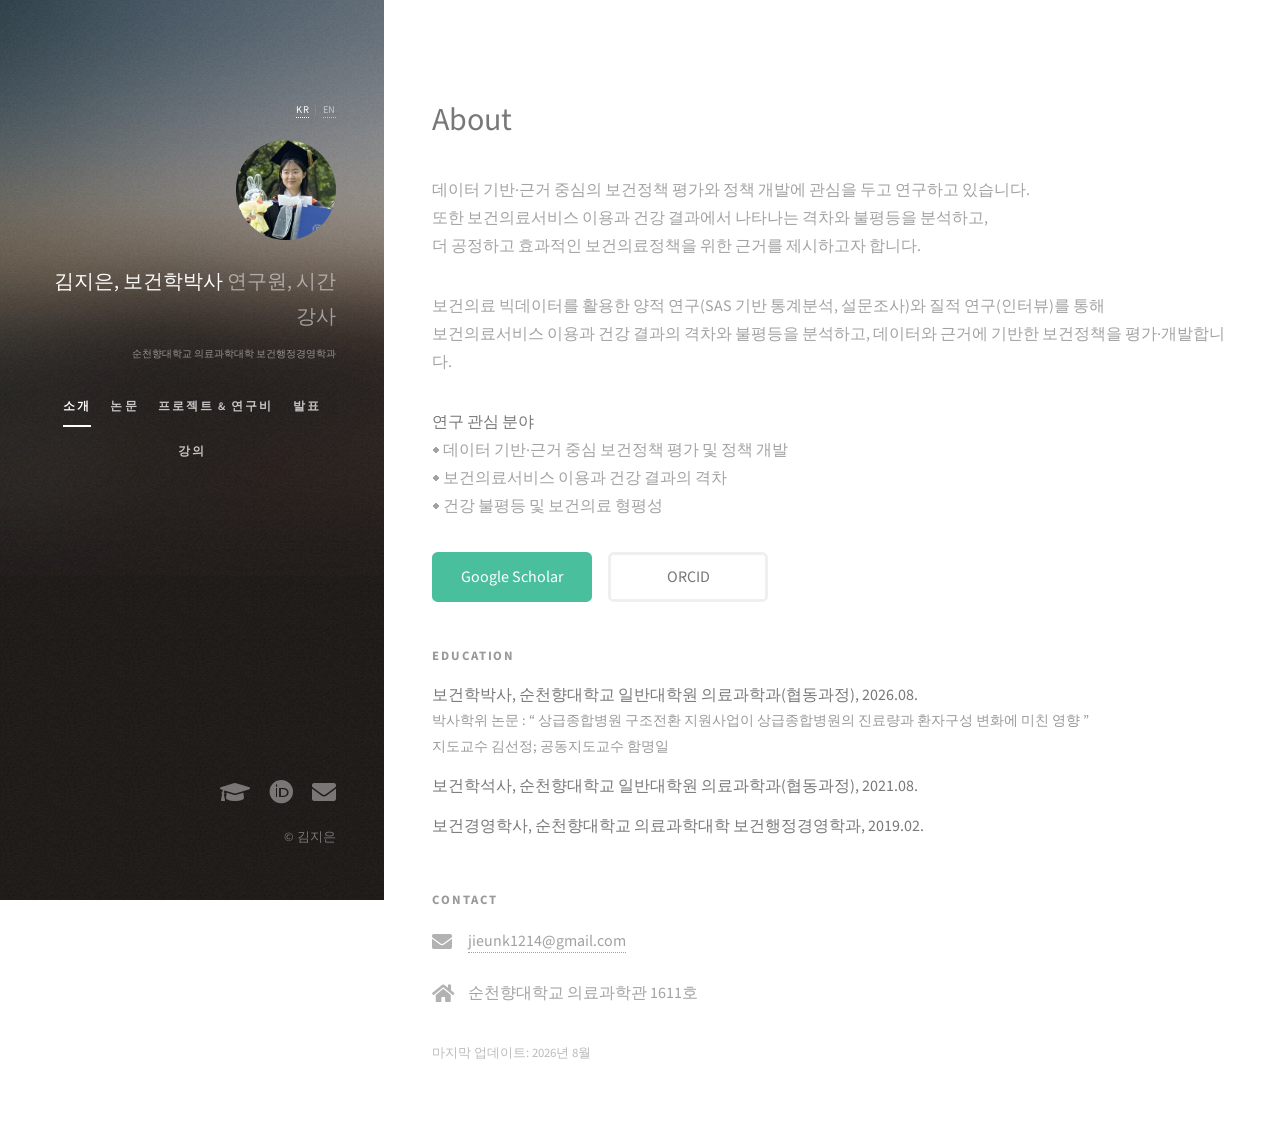
<file: index.html>
<!DOCTYPE HTML>
<!--
	Strata by HTML5 UP (html5up.net | @ajlkn) - CCA 3.0 license
	=> 학술 개인 홈페이지용 다중 페이지 버전 / ✏️ 표시된 부분을 본인 정보로 교체하세요
-->
<html lang="ko">
	<head>
		<title>김지은 | Researcher </title>
		<meta charset="utf-8" />
		<meta name="viewport" content="width=device-width, initial-scale=1, user-scalable=no" />
		<meta name="description" content="Ph.D. in Public Health and part-time lecturer. Research on health policy evaluation, evidence-based policy development, and disparities in health services utilization and outcomes." />
		<meta name="author" content="김지은" />
		<link rel="stylesheet" href="assets/css/main.css" />
		<!-- ▼ 추가 스타일. 모든 페이지가 이 한 파일을 공유합니다 -->
		<link rel="stylesheet" href="assets/css/custom.css" />
	</head>
	<body class="is-preload">

		<!-- Header : 모든 페이지에 동일하게 들어갑니다 -->
			<header id="header">
				<div class="inner">
				   <!-- 언어 선택 -->
				        <div class="language-switch">
				            <a href="index.html" class="active">KR</a>
				            <span>|</span>
				            <a href="index-en.html">EN</a>
				        </div>
					
					<!-- ✏️ images/avatar.jpg 를 본인 사진으로 교체 (정사각형 권장) -->
					<a href="index.html" class="image avatar"><img src="images/avatar.jpg" alt="홍길동 프로필 사진" /></a>

					<!-- ✏️ 이름 / 직위 / 소속 -->
					<h1><strong>김지은, 보건학박사</strong><br />
					연구원, 시간강사 <br /></h1>

					<div class="affiliation">
    				순천향대학교 의료과학대학 보건행정경영학과
					</div>

					<nav id="nav">
						<ul>
							<li><a href="index.html" class="active">소개</a></li>
							<li><a href="publications.html">논문</a></li>
							<li><a href="projects.html">프로젝트 &amp; 연구비</a></li>
							<li><a href="talks.html">발표</a></li>
							<li><a href="teaching.html">강의</a></li>
						</ul>
					</nav>

				</div>
			</header>

		<!-- Main : 이 페이지에만 해당하는 내용 -->
			<div id="main">
				<section>
					<header class="major">
						<h2>About</h2>
					</header>

					<!-- ✏️ 연구를 한 문장으로 요약 — 이 페이지에서 가장 중요한 줄입니다 -->
					<p>데이터 기반·근거 중심의 보건정책 평가와 정책 개발에 관심을 두고 연구하고 있습니다. <br />
					   또한 보건의료서비스 이용과 건강 결과에서 나타나는 격차와 불평등을 분석하고, <br />
					   더 공정하고 효과적인 보건의료정책을 위한 근거를 제시하고자 합니다.</p>
					<p>보건의료 빅데이터를 활용한 양적 연구(SAS 기반 통계분석, 설문조사)와 질적 연구(인터뷰)를 통해 
						<br />보건의료서비스 이용과 건강 결과의 격차와 불평등을 분석하고, 데이터와 근거에 기반한 보건정책을 평가·개발합니다.</p>

					<p><strong>연구 관심 분야</strong><br />
					⦁  데이터 기반·근거 중심 보건정책 평가 및 정책 개발<br />
					⦁  보건의료서비스 이용과 건강 결과의 격차<br />
					⦁  건강 불평등 및 보건의료 형평성</p>

					<ul class="actions">
						<li><a href="https://scholar.google.co.kr/citations?user=AbY01H4AAAAJ" class="button primary">Google Scholar</a></li>
						<li><a href="https://orcid.org/0000-0002-8336-7064" class="button">ORCID</a></li>
					</ul>

					<p class="sub-label">Education</p>
					<ul class="plain-list">
						<!-- ✏️ 최신순 -->
						<li><strong>보건학박사, 순천향대학교 일반대학원 의료과학과(협동과정), 2026.08.</strong>
							<span class="meta">박사학위 논문 : &ldquo; 상급종합병원 구조전환 지원사업이 상급종합병원의 진료량과 환자구성 변화에 미친 영향 &rdquo; <br />
								 		지도교수 김선정; 공동지도교수 함명일</span></li>
						<li><strong>보건학석사, 순천향대학교 일반대학원 의료과학과(협동과정), 2021.08.</strong></li>
						<li><strong>보건경영학사, 순천향대학교 의료과학대학 보건행정경영학과, 2019.02.</strong></li>
					</ul>


					<p class="sub-label">Contact</p>
					<ul class="labeled-icons">
						<li>
							<h3 class="icon solid fa-envelope"><span class="label">Email</span></h3>
							<a href="mailto:jieunk1214@gmail.com">jieunk1214@gmail.com</a>
						</li>
						<li>
							<h3 class="icon solid fa-home"><span class="label">Office</span></h3>
							순천향대학교 의료과학관 1611호<br />
						</li>
					</ul>
					<p class="last-updated">마지막 업데이트: 2026년 8월</p>
				</section>
			</div>

		<!-- Footer : 모든 페이지에 동일하게 들어갑니다 -->
			<footer id="footer">
				<div class="inner">
					<ul class="icons">
						<!-- ✏️ 사용하지 않는 항목은 <li> 줄 전체를 삭제 -->
						<li><a href="https://scholar.google.co.kr/citations?user=AbY01H4AAAAJ" class="icon solid fa-graduation-cap"><span class="label">Google Scholar</span></a></li>
						<li><a href="https://orcid.org/0000-0002-8336-7064" class="icon brands fa-orcid"><span class="label">ORCID</span></a></li>
						<li><a href="mailto:jieunk1214@gmail.com" class="icon solid fa-envelope"><span class="label">Email</span></a></li>
					</ul>
					<ul class="copyright">
						<li>&copy; 김지은</li>
					</ul>
				</div>
			</footer>

		<!-- Scripts -->
			<script src="assets/js/jquery.min.js"></script>
			<!-- 갤러리를 쓰지 않아도 main.js가 이 파일을 참조하므로 남겨둡니다 -->
			<script src="assets/js/jquery.poptrox.min.js"></script>
			<script src="assets/js/browser.min.js"></script>
			<script src="assets/js/breakpoints.min.js"></script>
			<script src="assets/js/util.js"></script>
			<script src="assets/js/main.js"></script>

	</body>
</html>
</file>
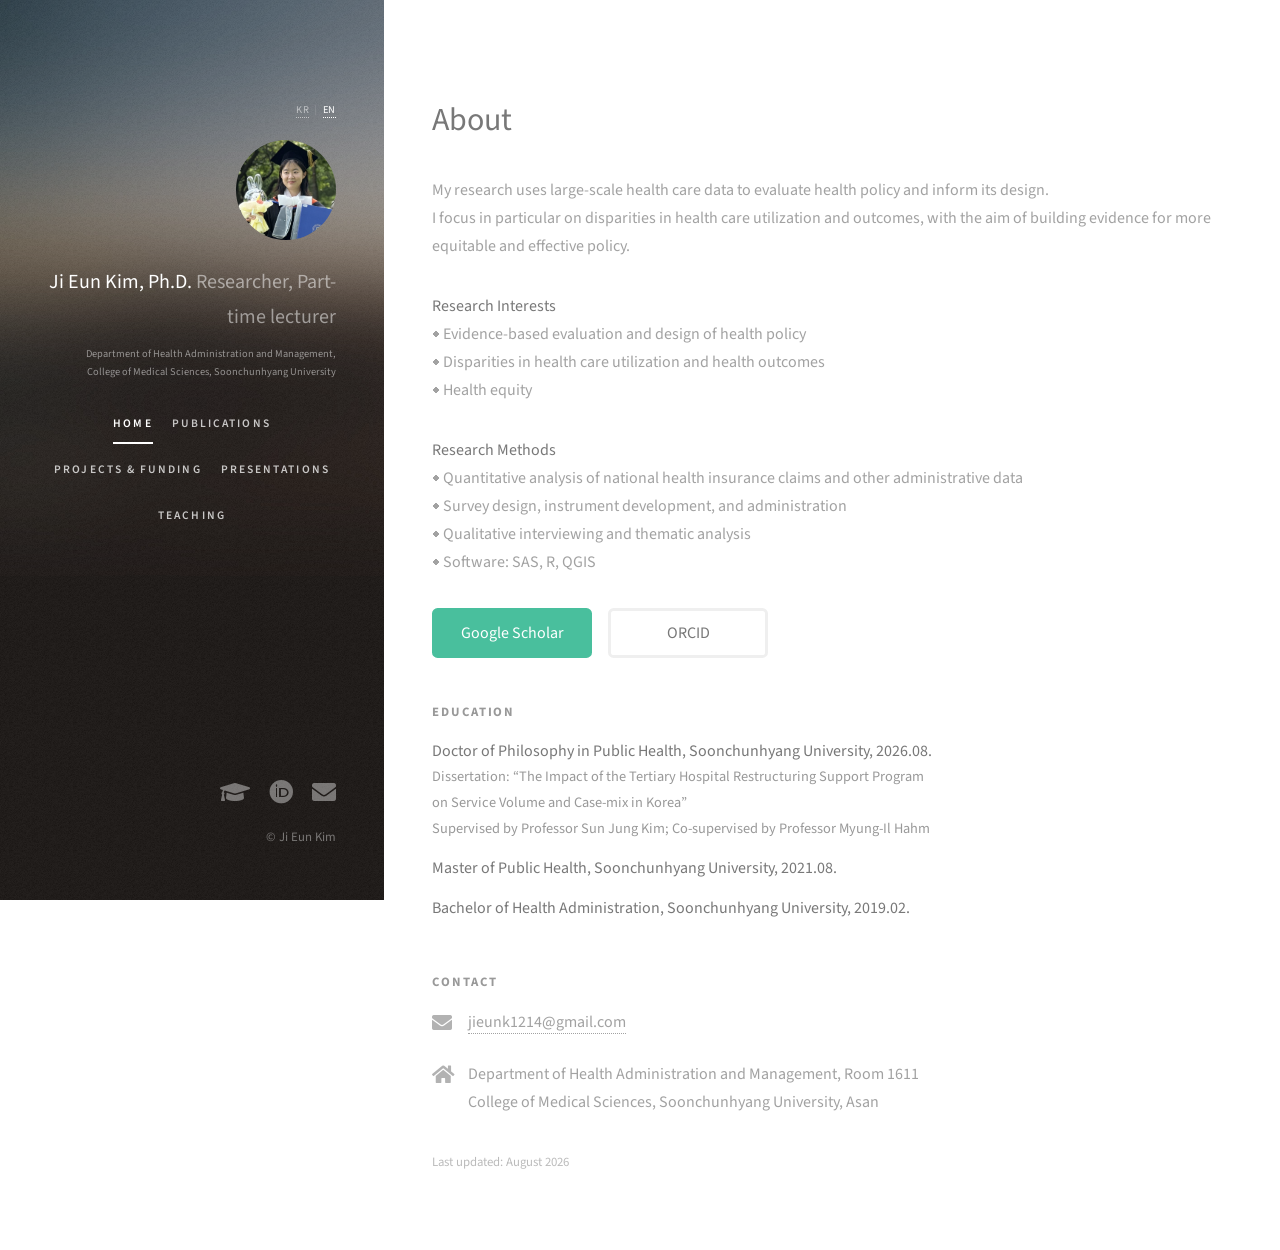
<file: index-en.html>
<!DOCTYPE HTML>
<!--
	Strata by HTML5 UP (html5up.net | @ajlkn) - CCA 3.0 license
	=> 학술 개인 홈페이지용 다중 페이지 버전 / ✏️ 표시된 부분을 본인 정보로 교체하세요
-->
<html lang="ko">
	<head>
		<title>Ji Eun Kim | Researcher </title>
		<meta charset="utf-8" />
		<meta name="viewport" content="width=device-width, initial-scale=1, user-scalable=no" />
		<meta name="description" content="Ph.D. in Public Health and part-time lecturer. Research on health policy evaluation, evidence-based policy development, and disparities in health services utilization and outcomes." />
		<meta name="author" content="김지은" />
		<link rel="stylesheet" href="assets/css/main.css" />
		<!-- ▼ 추가 스타일. 모든 페이지가 이 한 파일을 공유합니다 -->
		<link rel="stylesheet" href="assets/css/custom.css" />
	</head>
	<body class="is-preload">

		<!-- Header : 모든 페이지에 동일하게 들어갑니다 -->
			<header id="header">
				<div class="inner">
				   <!-- 언어 선택 -->
				        <div class="language-switch">
                  <a href="index.html">KR</a>
                  <span>|</span>
                  <a href="index-en.html" class="active">EN</a>
                </div>
					
					<!-- ✏️ images/avatar.jpg 를 본인 사진으로 교체 (정사각형 권장) -->
					<a href="index.html" class="image avatar"><img src="images/avatar.jpg" alt="홍길동 프로필 사진" /></a>

					<!-- ✏️ 이름 / 직위 / 소속 -->
					<h1><strong>Ji Eun Kim, Ph.D.</strong><br />
					Researcher, Part-time lecturer <br /></h1>

					<div class="affiliation">
    				Department of Health Administration and Management, <br />
					College of Medical Sciences, Soonchunhyang University
					</div>

					<nav id="nav">
						<ul>
							<li><a href="index-en.html" class="active">Home</a></li>
							<li><a href="publications-en.html">Publications</a></li>
							<li><a href="projects-en.html">Projects &amp; Funding</a></li>
							<li><a href="talks-en.html">Presentations</a></li>
							<li><a href="teaching-en.html">Teaching</a></li>
						</ul>
					</nav>

				</div>
			</header>

		<!-- Main : 이 페이지에만 해당하는 내용 -->
			<div id="main">
				<section>
					<header class="major">
						<h2>About</h2>
					</header>

					<!-- ✏️ 연구를 한 문장으로 요약 — 이 페이지에서 가장 중요한 줄입니다 -->
					<p>My research uses large-scale health care data to evaluate health policy and inform its design.<br />
					   I focus in particular on disparities in health care utilization and outcomes, with the aim of building evidence for more equitable and effective policy.</p>
             
					<p><strong>Research Interests</strong><br />
					⦁  Evidence-based evaluation and design of health policy<br />
					⦁  Disparities in health care utilization and health outcomes<br />
					⦁  Health equity</p>

      			    <p><strong>Research Methods</strong><br />
					⦁  Quantitative analysis of national health insurance claims and other administrative data<br />
        			⦁  Survey design, instrument development, and administration<br />
					⦁  Qualitative interviewing and thematic analysis<br />
					⦁  Software: SAS, R, QGIS</p>
					
					<ul class="actions">
						<li><a href="https://scholar.google.co.kr/citations?user=AbY01H4AAAAJ" class="button primary">Google Scholar</a></li>
						<li><a href="https://orcid.org/0000-0002-8336-7064" class="button">ORCID</a></li>
					</ul>

					<p class="sub-label">Education</p>
					<ul class="plain-list">
						<!-- ✏️ 최신순 -->
						<li><strong>Doctor of Philosophy in Public Health, Soonchunhyang University, 2026.08.</strong>
							<span class="meta">Dissertation: &ldquo;The Impact of the Tertiary Hospital Restructuring Support Program <br />
										on Service Volume and Case-mix in Korea&rdquo;<br />
								 		Supervised by Professor Sun Jung Kim; Co-supervised by Professor Myung-Il Hahm</span></li>
						<li><strong>Master of Public Health, Soonchunhyang University, 2021.08.</strong></li>
						<li><strong>Bachelor of Health Administration, Soonchunhyang University, 2019.02.</strong></li>
					</ul>


					<p class="sub-label">Contact</p>
					<ul class="labeled-icons">
						<li>
							<h3 class="icon solid fa-envelope"><span class="label">Email</span></h3>
							<a href="mailto:jieunk1214@gmail.com">jieunk1214@gmail.com</a>
						</li>
						<li>
							<h3 class="icon solid fa-home"><span class="label">Office</span></h3>
							Department of Health Administration and Management, Room 1611<br />
							College of Medical Sciences, Soonchunhyang University, Asan
						</li>
					</ul>
					<p class="last-updated">Last updated: August 2026</p>
				</section>
			</div>

		<!-- Footer : 모든 페이지에 동일하게 들어갑니다 -->
			<footer id="footer">
				<div class="inner">
					<ul class="icons">
						<!-- ✏️ 사용하지 않는 항목은 <li> 줄 전체를 삭제 -->
						<li><a href="https://scholar.google.co.kr/citations?user=AbY01H4AAAAJ" class="icon solid fa-graduation-cap"><span class="label">Google Scholar</span></a></li>
						<li><a href="https://orcid.org/0000-0002-8336-7064" class="icon brands fa-orcid"><span class="label">ORCID</span></a></li>
						<li><a href="mailto:jieunk1214@gmail.com" class="icon solid fa-envelope"><span class="label">Email</span></a></li>
					</ul>
					<ul class="copyright">
						<li>&copy; Ji Eun Kim</li>
					</ul>
				</div>
			</footer>

		<!-- Scripts -->
			<script src="assets/js/jquery.min.js"></script>
			<!-- 갤러리를 쓰지 않아도 main.js가 이 파일을 참조하므로 남겨둡니다 -->
			<script src="assets/js/jquery.poptrox.min.js"></script>
			<script src="assets/js/browser.min.js"></script>
			<script src="assets/js/breakpoints.min.js"></script>
			<script src="assets/js/util.js"></script>
			<script src="assets/js/main.js"></script>

	</body>
</html>
</file>
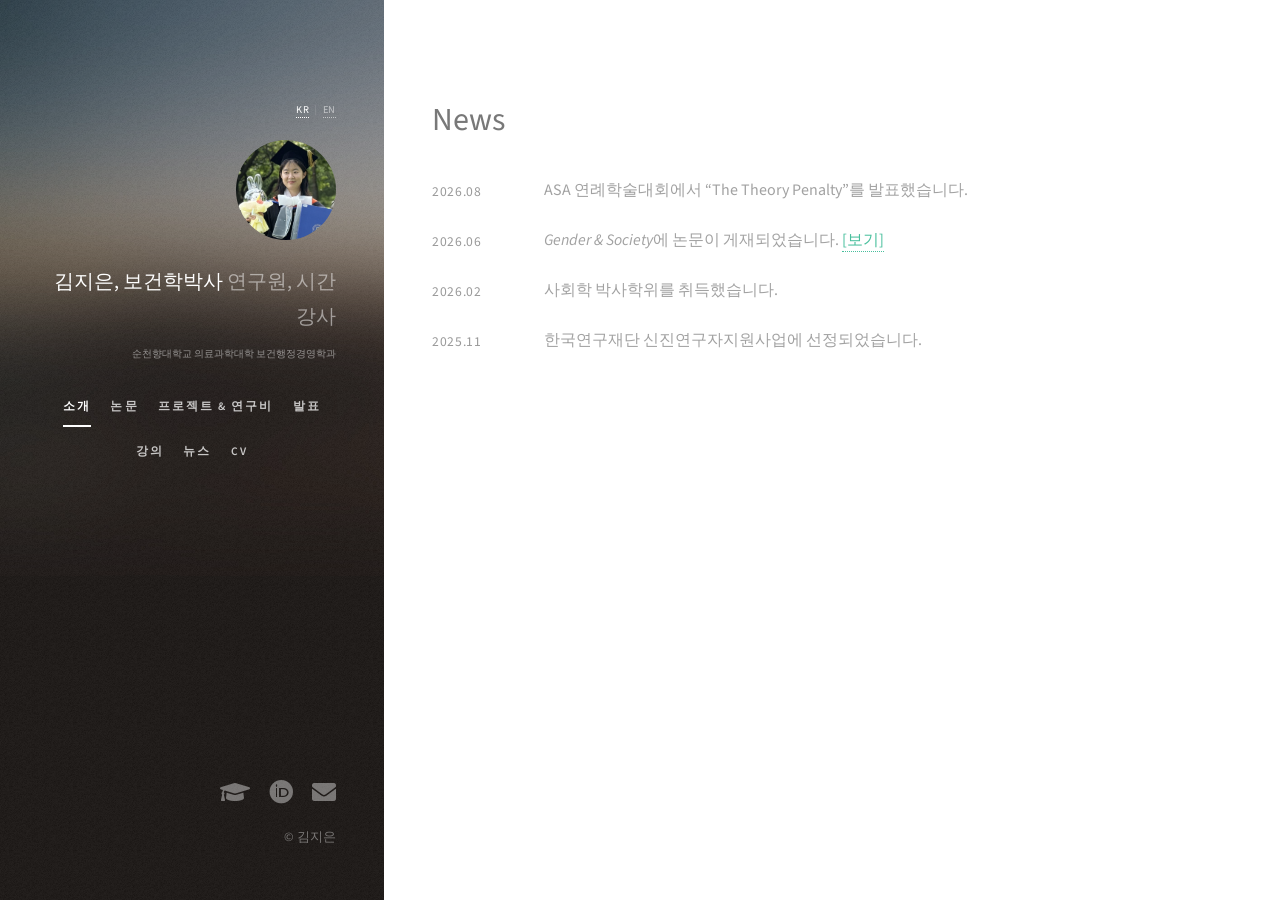
<file: news.html>
<!DOCTYPE HTML>
<!--
	Strata by HTML5 UP (html5up.net | @ajlkn) - CCA 3.0 license
	=> 학술 개인 홈페이지용 다중 페이지 버전 / ✏️ 표시된 부분을 본인 정보로 교체하세요
-->
<html lang="ko">
	<head>
		<title>김지은 | Researcher </title>
		<meta charset="utf-8" />
		<meta name="viewport" content="width=device-width, initial-scale=1, user-scalable=no" />
		<meta name="description" content="Ph.D. in Public Health and part-time lecturer. Research on health policy evaluation, evidence-based policy development, and disparities in health services utilization and outcomes." />
		<meta name="author" content="김지은" />
		<link rel="stylesheet" href="assets/css/main.css" />
		<!-- ▼ 추가 스타일. 모든 페이지가 이 한 파일을 공유합니다 -->
		<link rel="stylesheet" href="assets/css/custom.css" />
	</head>
	<body class="is-preload">

		<!-- Header : 모든 페이지에 동일하게 들어갑니다 -->
			<header id="header">
				<div class="inner">
				   <!-- 언어 선택 -->
				        <div class="language-switch">
				            <a href="index.html" class="active">KR</a>
				            <span>|</span>
				            <a href="index-en.html">EN</a>
				        </div>
					
					<!-- ✏️ images/avatar.jpg 를 본인 사진으로 교체 (정사각형 권장) -->
					<a href="index.html" class="image avatar"><img src="images/avatar.jpg" alt="홍길동 프로필 사진" /></a>

					<!-- ✏️ 이름 / 직위 / 소속 -->
					<h1><strong>김지은, 보건학박사</strong><br />
					연구원, 시간강사 <br /></h1>

					<div class="affiliation">
    				순천향대학교 의료과학대학 보건행정경영학과
					</div>

					<nav id="nav">
						<ul>
							<li><a href="index.html" class="active">소개</a></li>
							<li><a href="publications.html">논문</a></li>
							<li><a href="projects.html">프로젝트 &amp; 연구비</a></li>
							<li><a href="talks.html">발표</a></li>
							<li><a href="teaching.html">강의</a></li>
							<li><a href="news.html">뉴스</a></li>
							<li><a href="files/cv.pdf">CV</a></li>
						</ul>
					</nav>

				</div>
			</header>


		<!-- Main : 이 페이지에만 해당하는 내용 -->
			<div id="main">
				<section>
					<header class="major">
						<h2>News</h2>
					</header>
					<ul class="news-list">
						<!-- ✏️ 최신순. 오래된 항목은 지우고 10개 내외로 유지하세요 -->
						<li>
							<time datetime="2026-08">2026.08</time>
							<div class="news-body">ASA 연례학술대회에서 &ldquo;The Theory Penalty&rdquo;를 발표했습니다.</div>
						</li>
						<li>
							<time datetime="2026-06">2026.06</time>
							<div class="news-body"><em>Gender &amp; Society</em>에 논문이 게재되었습니다. <a href="publications.html">[보기]</a></div>
						</li>
						<li>
							<time datetime="2026-02">2026.02</time>
							<div class="news-body">사회학 박사학위를 취득했습니다.</div>
						</li>
						<li>
							<time datetime="2025-11">2025.11</time>
							<div class="news-body">한국연구재단 신진연구자지원사업에 선정되었습니다.</div>
						</li>
					</ul>
				</section>
			</div>

		<!-- Footer : 모든 페이지에 동일하게 들어갑니다 -->
			<footer id="footer">
				<div class="inner">
					<ul class="icons">
						<!-- ✏️ 사용하지 않는 항목은 <li> 줄 전체를 삭제 -->
						<li><a href="https://scholar.google.co.kr/citations?user=AbY01H4AAAAJ" class="icon solid fa-graduation-cap"><span class="label">Google Scholar</span></a></li>
						<li><a href="https://orcid.org/0000-0002-8336-7064" class="icon brands fa-orcid"><span class="label">ORCID</span></a></li>
						<li><a href="mailto:jieunk1214@gmail.com" class="icon solid fa-envelope"><span class="label">Email</span></a></li>
					</ul>
					<ul class="copyright">
						<li>&copy; 김지은</li>
					</ul>
				</div>
			</footer>

		<!-- Scripts -->
			<script src="assets/js/jquery.min.js"></script>
			<!-- 갤러리를 쓰지 않아도 main.js가 이 파일을 참조하므로 남겨둡니다 -->
			<script src="assets/js/jquery.poptrox.min.js"></script>
			<script src="assets/js/browser.min.js"></script>
			<script src="assets/js/breakpoints.min.js"></script>
			<script src="assets/js/util.js"></script>
			<script src="assets/js/main.js"></script>

	</body>
</html>
</file>
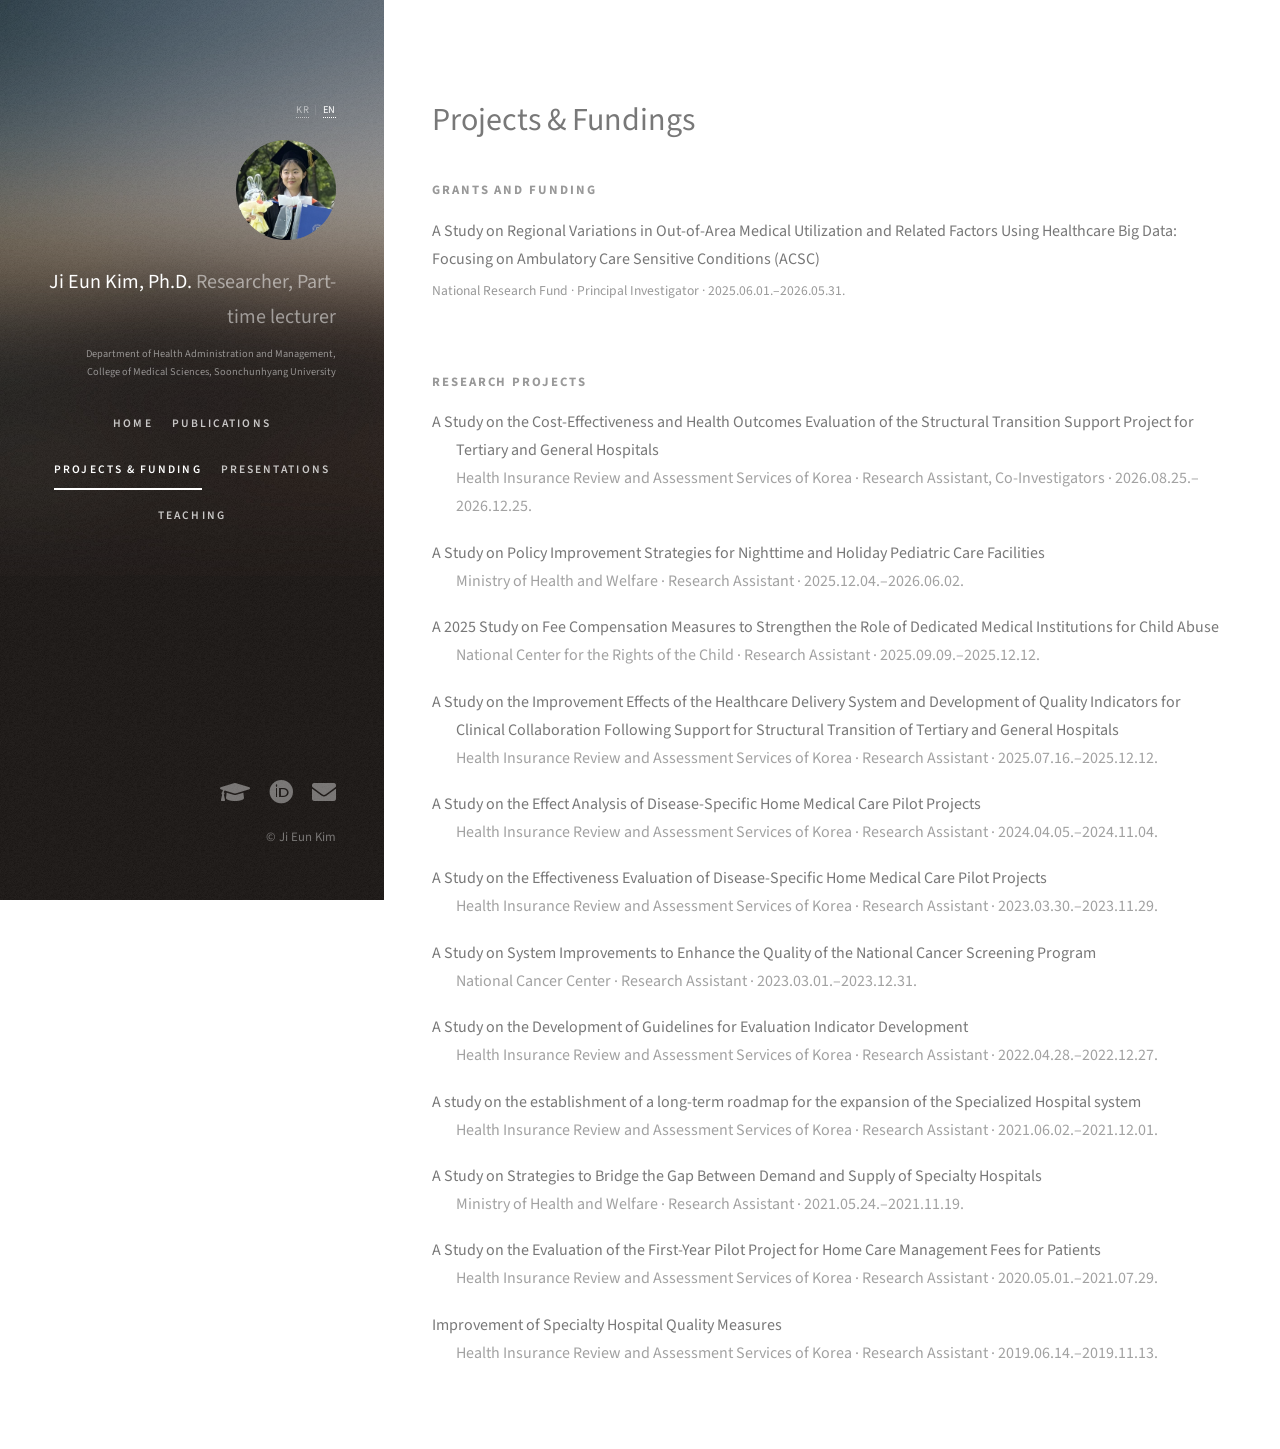
<file: projects-en.html>
<!DOCTYPE HTML>
<!--
	Strata by HTML5 UP (html5up.net | @ajlkn) - CCA 3.0 license
	=> 학술 개인 홈페이지용 다중 페이지 버전 / ✏️ 표시된 부분을 본인 정보로 교체하세요
-->
<html lang="ko">
	<head>
		<title>Ji Eun Kim | Researcher </title>
		<meta charset="utf-8" />
		<meta name="viewport" content="width=device-width, initial-scale=1, user-scalable=no" />
		<meta name="description" content="Ph.D. in Public Health and part-time lecturer. Research on health policy evaluation, evidence-based policy development, and disparities in health services utilization and outcomes." />
		<meta name="author" content="김지은" />
		<link rel="stylesheet" href="assets/css/main.css" />
		<!-- ▼ 추가 스타일. 모든 페이지가 이 한 파일을 공유합니다 -->
		<link rel="stylesheet" href="assets/css/custom.css" />
	</head>
	<body class="is-preload">

		<!-- Header : 모든 페이지에 동일하게 들어갑니다 -->
			<header id="header">
				<div class="inner">
				   <!-- 언어 선택 -->
				        <div class="language-switch">
                  <a href="projects.html">KR</a>
                  <span>|</span>
                  <a href="projects-en.html" class="active">EN</a>
                </div>
					
					<!-- ✏️ images/avatar.jpg 를 본인 사진으로 교체 (정사각형 권장) -->
					<a href="projects.html" class="image avatar"><img src="images/avatar.jpg" alt="프로필 사진" /></a>

					<!-- ✏️ 이름 / 직위 / 소속 -->
					<h1><strong>Ji Eun Kim, Ph.D.</strong><br />
					Researcher, Part-time lecturer <br /></h1>

					<div class="affiliation">
    				Department of Health Administration and Management, <br />
					College of Medical Sciences, Soonchunhyang University
					</div>

					<nav id="nav">
						<ul>
							<li><a href="index-en.html">Home</a></li>
							<li><a href="publications-en.html">Publications</a></li>
							<li><a href="projects-en.html" class="active">Projects &amp; Funding</a></li>
							<li><a href="talks-en.html">Presentations</a></li>
							<li><a href="teaching-en.html">Teaching</a></li>
						</ul>
					</nav>

				</div>
			</header>


		<!-- Main : 이 페이지에만 해당하는 내용 -->
			<div id="main">
				<section>
					<header class="major">
						<h2>Projects &amp; Fundings</h2>
					</header>
					
					<p class="sub-label">Grants and Funding</p>
					<ul class="grant-list">
						<!-- ✏️ 역할(PI / Co-PI / 연구원 /연구보조원)과 기간을 분명히 -->
						<li>
							<strong>A Study on Regional Variations in Out-of-Area Medical Utilization and Related Factors Using Healthcare Big Data: Focusing on Ambulatory Care Sensitive Conditions (ACSC)</strong> 
							<span class="meta">National Research Fund · Principal Investigator · 2025.06.01.–2026.05.31.</span>
						</li>
					</ul>

					<p class="sub-label">Research Projects</p>
					<ul class="hang-list">
						<li>
							<strong>A Study on the Cost-Effectiveness and Health Outcomes Evaluation of the Structural Transition Support Project for Tertiary and General Hospitals</strong><br />
							<span class="meta">Health Insurance Review and Assessment Services of Korea · Research Assistant, Co-Investigators · 2026.08.25.–2026.12.25.</span>
						</li>
						<li>
							<strong>A Study on Policy Improvement Strategies for Nighttime and Holiday Pediatric Care Facilities</strong><br />
							<span class="meta">Ministry of Health and Welfare · Research Assistant · 2025.12.04.–2026.06.02.</span>
						</li>
						<li>
							<strong>A 2025 Study on Fee Compensation Measures to Strengthen the Role of Dedicated Medical Institutions for Child Abuse</strong><br />
							<span class="meta">National Center for the Rights of the Child · Research Assistant · 2025.09.09.–2025.12.12.</span>
						</li>
						<li>
							<strong>A Study on the Improvement Effects of the Healthcare Delivery System and Development of Quality Indicators for Clinical Collaboration Following Support for Structural Transition of Tertiary and General Hospitals</strong><br />
							<span class="meta">Health Insurance Review and Assessment Services of Korea · Research Assistant · 2025.07.16.–2025.12.12.</span>
						</li>
						<li>
							<strong>A Study on the Effect Analysis of Disease-Specific Home Medical Care Pilot Projects</strong><br />
							<span class="meta">Health Insurance Review and Assessment Services of Korea · Research Assistant · 2024.04.05.–2024.11.04.</span>
						</li>
						<li>
							<strong>A Study on the Effectiveness Evaluation of Disease-Specific Home Medical Care Pilot Projects</strong><br />
							<span class="meta">Health Insurance Review and Assessment Services of Korea · Research Assistant · 2023.03.30.–2023.11.29.</span>
						</li>
						<li>
							<strong>A Study on System Improvements to Enhance the Quality of the National Cancer Screening Program</strong><br />
							<span class="meta">National Cancer Center · Research Assistant · 2023.03.01.–2023.12.31.</span>
						</li>
						<li>
							<strong>A Study on the Development of Guidelines for Evaluation Indicator Development</strong><br />
							<span class="meta">Health Insurance Review and Assessment Services of Korea · Research Assistant · 2022.04.28.–2022.12.27.</span>
						</li>
						<li>
							<strong>A study on the establishment of a long-term roadmap for the expansion of the Specialized Hospital system</strong><br />
							<span class="meta">Health Insurance Review and Assessment Services of Korea · Research Assistant · 2021.06.02.–2021.12.01.</span>
						</li>
						<li>
							<strong>A Study on Strategies to Bridge the Gap Between Demand and Supply of Specialty Hospitals</strong><br />
							<span class="meta">Ministry of Health and Welfare · Research Assistant · 2021.05.24.–2021.11.19.</span>
						</li>
						<li>
							<strong>A Study on the Evaluation of the First-Year Pilot Project for Home Care Management Fees for Patients</strong><br />
							<span class="meta">Health Insurance Review and Assessment Services of Korea · Research Assistant · 2020.05.01.–2021.07.29.</span>
						</li>
						<li>
							<strong>Improvement of Specialty Hospital Quality Measures</strong><br />
							<span class="meta">Health Insurance Review and Assessment Services of Korea · Research Assistant · 2019.06.14.–2019.11.13.</span>
						</li>
					</ul>

				</section>
			</div>

		<!-- Footer : 모든 페이지에 동일하게 들어갑니다 -->
			<footer id="footer">
				<div class="inner">
					<ul class="icons">
						<!-- ✏️ 사용하지 않는 항목은 <li> 줄 전체를 삭제 -->
						<li><a href="https://scholar.google.co.kr/citations?user=AbY01H4AAAAJ" class="icon solid fa-graduation-cap"><span class="label">Google Scholar</span></a></li>
						<li><a href="https://orcid.org/0000-0002-8336-7064" class="icon brands fa-orcid"><span class="label">ORCID</span></a></li>
						<li><a href="mailto:jieunk1214@gmail.com" class="icon solid fa-envelope"><span class="label">Email</span></a></li>
					</ul>
					<ul class="copyright">
						<li>&copy; Ji Eun Kim</li>
					</ul>
				</div>
			</footer>

		<!-- Scripts -->
			<script src="assets/js/jquery.min.js"></script>
			<!-- 갤러리를 쓰지 않아도 main.js가 이 파일을 참조하므로 남겨둡니다 -->
			<script src="assets/js/jquery.poptrox.min.js"></script>
			<script src="assets/js/browser.min.js"></script>
			<script src="assets/js/breakpoints.min.js"></script>
			<script src="assets/js/util.js"></script>
			<script src="assets/js/main.js"></script>

	</body>
</html>
</file>
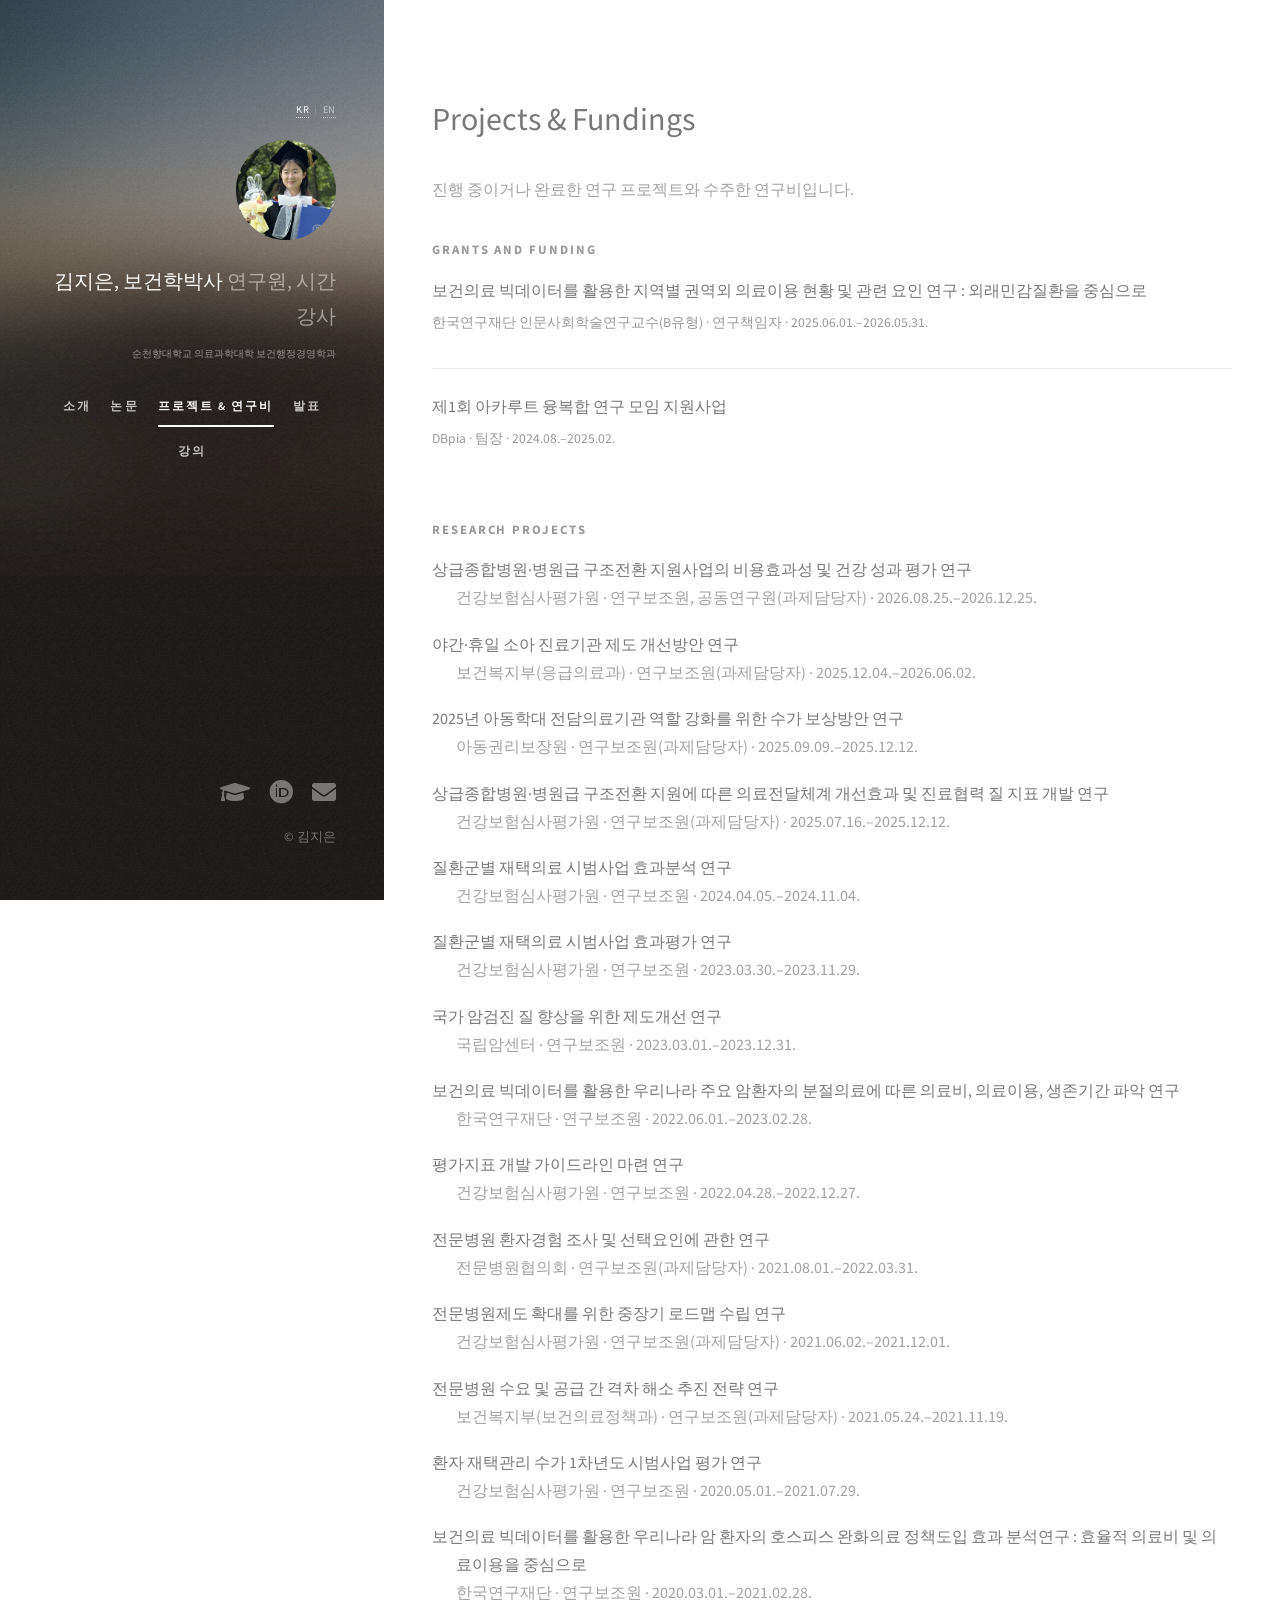
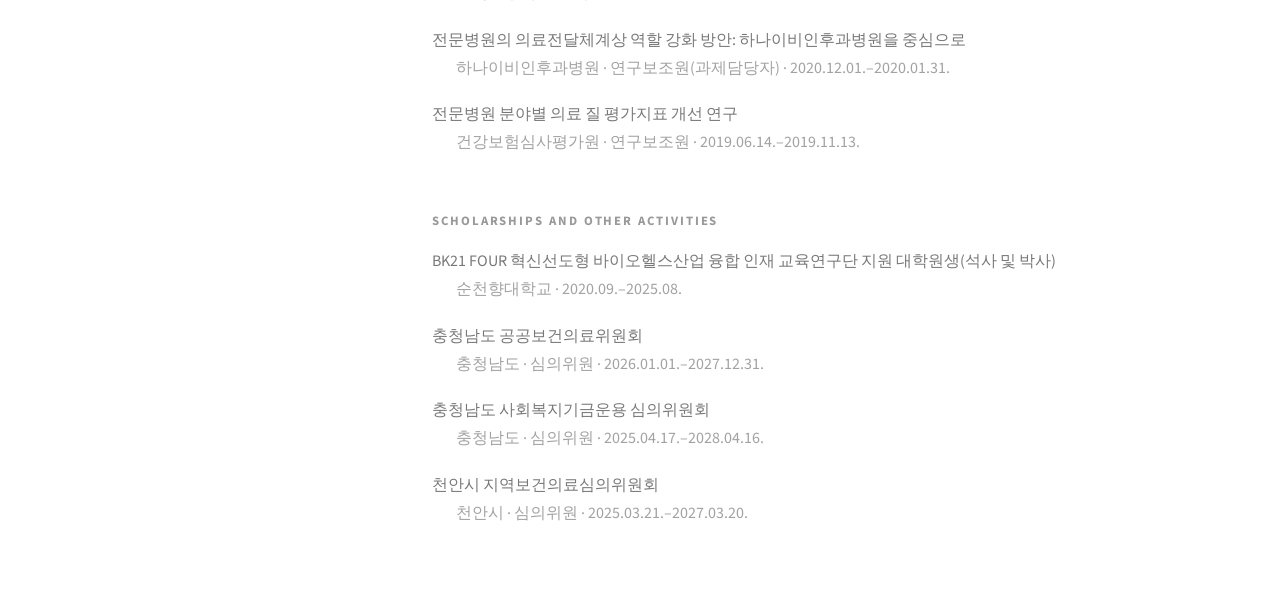
<file: projects.html>
<!DOCTYPE HTML>
<!--
	Strata by HTML5 UP (html5up.net | @ajlkn) - CCA 3.0 license
	=> 학술 개인 홈페이지용 다중 페이지 버전 / ✏️ 표시된 부분을 본인 정보로 교체하세요
-->
<html lang="ko">
	<head>
		<title>김지은 | Researcher </title>
		<meta charset="utf-8" />
		<meta name="viewport" content="width=device-width, initial-scale=1, user-scalable=no" />
		<meta name="description" content="Ph.D. in Public Health and part-time lecturer. Research on health policy evaluation, evidence-based policy development, and disparities in health services utilization and outcomes." />
		<meta name="author" content="김지은" />
		<link rel="stylesheet" href="assets/css/main.css" />
		<!-- ▼ 추가 스타일. 모든 페이지가 이 한 파일을 공유합니다 -->
		<link rel="stylesheet" href="assets/css/custom.css" />
	</head>
	<body class="is-preload">

		<!-- Header : 모든 페이지에 동일하게 들어갑니다 -->
			<header id="header">
				<div class="inner">
				   <!-- 언어 선택 -->
				        <div class="language-switch">
				            <a href="projects.html" class="active">KR</a>
				            <span>|</span>
				            <a href="projects-en.html">EN</a>
				        </div>
					
					<!-- ✏️ images/avatar.jpg 를 본인 사진으로 교체 (정사각형 권장) -->
					<a href="projects.html" class="image avatar"><img src="images/avatar.jpg" alt="프로필 사진" /></a>

					<!-- ✏️ 이름 / 직위 / 소속 -->
					<h1><strong>김지은, 보건학박사</strong><br />
					연구원, 시간강사 <br /></h1>

					<div class="affiliation">
    				순천향대학교 의료과학대학 보건행정경영학과
					</div>

					<nav id="nav">
						<ul>
							<li><a href="index.html">소개</a></li>
							<li><a href="publications.html">논문</a></li>
							<li><a href="projects.html" class="active">프로젝트 &amp; 연구비</a></li>
							<li><a href="talks.html">발표</a></li>
							<li><a href="teaching.html">강의</a></li>
						</ul>
					</nav>

				</div>
			</header>


		<!-- Main : 이 페이지에만 해당하는 내용 -->
			<div id="main">
				<section>
					<header class="major">
						<h2>Projects &amp; Fundings</h2>
					</header>
					<p>진행 중이거나 완료한 연구 프로젝트와 수주한 연구비입니다.</p>

					<p class="sub-label">Grants and Funding</p>
					<ul class="grant-list">
						<!-- ✏️ 역할(PI / Co-PI / 연구원 /연구보조원)과 기간을 분명히 -->
						<li>
							<strong>보건의료 빅데이터를 활용한 지역별 권역외 의료이용 현황 및 관련 요인 연구 : 외래민감질환을 중심으로</strong>
							<span class="meta">한국연구재단 인문사회학술연구교수(B유형) · 연구책임자 · 2025.06.01.–2026.05.31.</span>
						</li>
						<li>
							<strong>제1회 아카루트 융복합 연구 모임 지원사업</strong>
							<span class="meta">DBpia · 팀장 · 2024.08.–2025.02.</span>
						</li>
					</ul>

					<p class="sub-label">Research Projects</p>
					<ul class="hang-list">
						<li>
							<strong>상급종합병원·병원급 구조전환 지원사업의 비용효과성 및 건강 성과 평가 연구</strong><br />
							<span class="meta">건강보험심사평가원 · 연구보조원, 공동연구원(과제담당자) · 2026.08.25.–2026.12.25.</span>
						</li>
						<li>
							<strong>야간·휴일 소아 진료기관 제도 개선방안 연구</strong><br />
							<span class="meta">보건복지부(응급의료과) · 연구보조원(과제담당자) · 2025.12.04.–2026.06.02.</span>
						</li>
						<li>
							<strong>2025년 아동학대 전담의료기관 역할 강화를 위한 수가 보상방안 연구</strong><br />
							<span class="meta">아동권리보장원 · 연구보조원(과제담당자) · 2025.09.09.–2025.12.12.</span>
						</li>
						<li>
							<strong>상급종합병원·병원급 구조전환 지원에 따른 의료전달체계 개선효과 및 진료협력 질 지표 개발 연구</strong><br />
							<span class="meta">건강보험심사평가원 · 연구보조원(과제담당자) · 2025.07.16.–2025.12.12.</span>
						</li>
						<li>
							<strong>질환군별 재택의료 시범사업 효과분석 연구</strong><br />
							<span class="meta">건강보험심사평가원 · 연구보조원 · 2024.04.05.–2024.11.04.</span>
						</li>
						<li>
							<strong>질환군별 재택의료 시범사업 효과평가 연구</strong><br />
							<span class="meta">건강보험심사평가원 · 연구보조원 · 2023.03.30.–2023.11.29.</span>
						</li>
						<li>
							<strong>국가 암검진 질 향상을 위한 제도개선 연구</strong><br />
							<span class="meta">국립암센터 · 연구보조원 · 2023.03.01.–2023.12.31.</span>
						</li>
						<li>
							<strong>보건의료 빅데이터를 활용한 우리나라 주요 암환자의 분절의료에 따른 의료비, 의료이용, 생존기간 파악 연구</strong><br />
							<span class="meta">한국연구재단 · 연구보조원 · 2022.06.01.–2023.02.28.</span>
						</li>
						<li>
							<strong>평가지표 개발 가이드라인 마련 연구</strong><br />
							<span class="meta">건강보험심사평가원 · 연구보조원 · 2022.04.28.–2022.12.27.</span>
						</li>
						<li>
							<strong>전문병원 환자경험 조사 및 선택요인에 관한 연구</strong><br />
							<span class="meta">전문병원협의회 · 연구보조원(과제담당자) · 2021.08.01.–2022.03.31.</span>
						</li>
						<li>
							<strong>전문병원제도 확대를 위한 중장기 로드맵 수립 연구</strong><br />
							<span class="meta">건강보험심사평가원 · 연구보조원(과제담당자) · 2021.06.02.–2021.12.01.</span>
						</li>
						<li>
							<strong>전문병원 수요 및 공급 간 격차 해소 추진 전략 연구</strong><br />
							<span class="meta">보건복지부(보건의료정책과) · 연구보조원(과제담당자) · 2021.05.24.–2021.11.19.</span>
						</li>
						<li>
							<strong>환자 재택관리 수가 1차년도 시범사업 평가 연구</strong><br />
							<span class="meta">건강보험심사평가원 · 연구보조원 · 2020.05.01.–2021.07.29.</span>
						</li>
						<li>
							<strong>보건의료 빅데이터를 활용한 우리나라 암 환자의 호스피스 완화의료 정책도입 효과 분석연구 : 효율적 의료비 및 의료이용을 중심으로</strong><br />
							<span class="meta">한국연구재단 · 연구보조원 · 2020.03.01.–2021.02.28.</span>
						</li>
						<li>
							<strong>전문병원의 의료전달체계상 역할 강화 방안: 하나이비인후과병원을 중심으로</strong><br />
							<span class="meta">하나이비인후과병원 · 연구보조원(과제담당자) · 2020.12.01.–2020.01.31.</span>
						</li>
						<li>
							<strong>전문병원 분야별 의료 질 평가지표 개선 연구</strong><br />
							<span class="meta">건강보험심사평가원 · 연구보조원 · 2019.06.14.–2019.11.13.</span>
						</li>
					</ul>

					<p class="sub-label">Scholarships and Other Activities</p>
					<ul class="hang-list">
						<li>
							<strong>BK21 FOUR 혁신선도형 바이오헬스산업 융합 인재 교육연구단 지원 대학원생(석사 및 박사)</strong><br />
							<span class="meta">순천향대학교 · 2020.09.–2025.08.</span>
						</li>

						<li>
							<strong>충청남도 공공보건의료위원회</strong><br />
							<span class="meta">충청남도 · 심의위원 · 2026.01.01.–2027.12.31.</span>
						</li>
						<li>
							<strong>충청남도 사회복지기금운용 심의위원회</strong><br />
							<span class="meta">충청남도 · 심의위원 · 2025.04.17.–2028.04.16.</span>
						</li>
						<li>
							<strong>천안시 지역보건의료심의위원회</strong><br />
							<span class="meta">천안시 · 심의위원 · 2025.03.21.–2027.03.20.</span>
						</li>
					</ul>
				</section>
			</div>

		<!-- Footer : 모든 페이지에 동일하게 들어갑니다 -->
			<footer id="footer">
				<div class="inner">
					<ul class="icons">
						<!-- ✏️ 사용하지 않는 항목은 <li> 줄 전체를 삭제 -->
						<li><a href="https://scholar.google.co.kr/citations?user=AbY01H4AAAAJ" class="icon solid fa-graduation-cap"><span class="label">Google Scholar</span></a></li>
						<li><a href="https://orcid.org/0000-0002-8336-7064" class="icon brands fa-orcid"><span class="label">ORCID</span></a></li>
						<li><a href="mailto:jieunk1214@gmail.com" class="icon solid fa-envelope"><span class="label">Email</span></a></li>
					</ul>
					<ul class="copyright">
						<li>&copy; 김지은</li>
					</ul>
				</div>
			</footer>

		<!-- Scripts -->
			<script src="assets/js/jquery.min.js"></script>
			<!-- 갤러리를 쓰지 않아도 main.js가 이 파일을 참조하므로 남겨둡니다 -->
			<script src="assets/js/jquery.poptrox.min.js"></script>
			<script src="assets/js/browser.min.js"></script>
			<script src="assets/js/breakpoints.min.js"></script>
			<script src="assets/js/util.js"></script>
			<script src="assets/js/main.js"></script>

	</body>
</html>
</file>
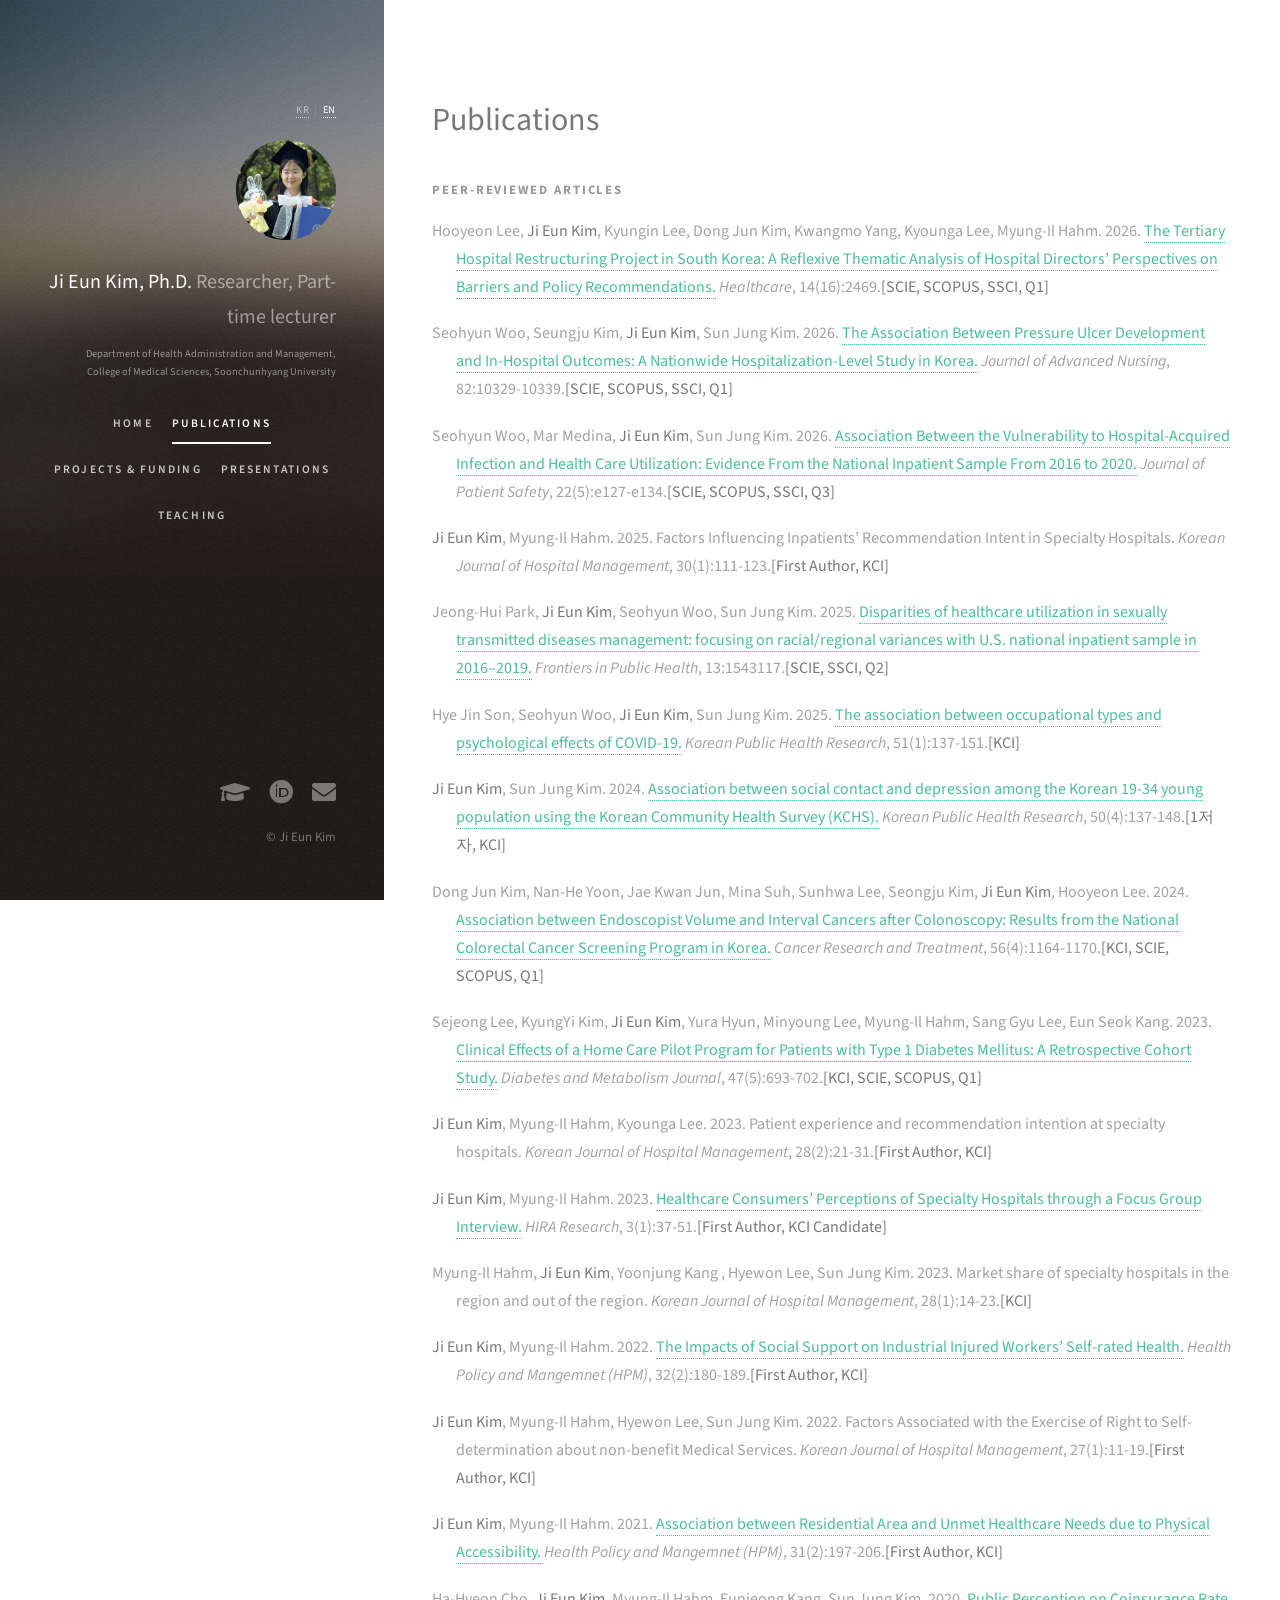
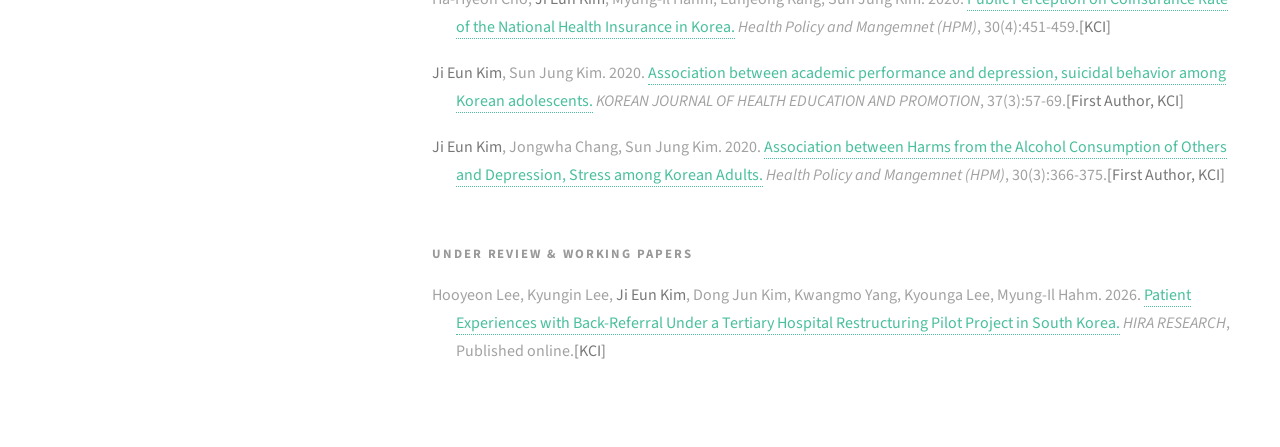
<file: publications-en.html>
<!DOCTYPE HTML>
<!--
	Strata by HTML5 UP (html5up.net | @ajlkn) - CCA 3.0 license
	=> 학술 개인 홈페이지용 다중 페이지 버전 / ✏️ 표시된 부분을 본인 정보로 교체하세요
-->
<html lang="ko">
	<head>
		<title>Ji Eun Kim | Researcher </title>
		<meta charset="utf-8" />
		<meta name="viewport" content="width=device-width, initial-scale=1, user-scalable=no" />
		<meta name="description" content="Ph.D. in Public Health and part-time lecturer. Research on health policy evaluation, evidence-based policy development, and disparities in health services utilization and outcomes." />
		<meta name="author" content="김지은" />
		<link rel="stylesheet" href="assets/css/main.css" />
		<!-- ▼ 추가 스타일. 모든 페이지가 이 한 파일을 공유합니다 -->
		<link rel="stylesheet" href="assets/css/custom.css" />
	</head>
	<body class="is-preload">

		<!-- Header : 모든 페이지에 동일하게 들어갑니다 -->
			<header id="header">
				<div class="inner">
				   <!-- 언어 선택 -->
				        <div class="language-switch">
                  <a href="publications.html">KR</a>
                  <span>|</span>
                  <a href="publications-en.html" class="active">EN</a>
                </div>
					
					<!-- ✏️ images/avatar.jpg 를 본인 사진으로 교체 (정사각형 권장) -->
					<a href="publications.html" class="image avatar"><img src="images/avatar.jpg" alt="프로필 사진" /></a>

					<!-- ✏️ 이름 / 직위 / 소속 -->
					<h1><strong>Ji Eun Kim, Ph.D.</strong><br />
					Researcher, Part-time lecturer <br /></h1>

					<div class="affiliation">
    				Department of Health Administration and Management, <br />
					College of Medical Sciences, Soonchunhyang University
					</div>

					<nav id="nav">
						<ul>
							<li><a href="index-en.html">Home</a></li>
							<li><a href="publications-en.html" class="active">Publications</a></li>
							<li><a href="projects-en.html">Projects &amp; Funding</a></li>
							<li><a href="talks-en.html">Presentations</a></li>
							<li><a href="teaching-en.html">Teaching</a></li>
						</ul>
					</nav>

				</div>
			</header>

		<!-- Main : 이 페이지에만 해당하는 내용 -->
			<div id="main">
				<section>
					<header class="major">
						<h2>Publications</h2>
					</header>

					<p class="sub-label">Peer-Reviewed Articles</p>
					<ul class="hang-list">
						<!-- ✏️ 논문 한 편당 <li> 하나. 본인 이름은 <strong>으로 -->
						<li>Hooyeon Lee, <strong>Ji Eun Kim</strong>, Kyungin Lee, Dong Jun Kim, Kwangmo Yang, Kyounga Lee, Myung-Il Hahm. 2026.
							<a href="https://doi.org/10.3390/healthcare14162469">The Tertiary Hospital Restructuring Project in South Korea: A Reflexive Thematic Analysis of Hospital Directors’ Perspectives on Barriers and Policy Recommendations.</a>
							<em>Healthcare</em>, 14(16):2469.<strong>[SCIE, SCOPUS, SSCI, Q1]</strong></li>
						<li>Seohyun Woo, Seungju Kim, <strong>Ji Eun Kim</strong>, Sun Jung Kim. 2026.
							<a href="https://doi.org/10.1111/jan.70678">The Association Between Pressure Ulcer Development and In-Hospital Outcomes: A Nationwide Hospitalization-Level Study in Korea.</a>
							<em>Journal of Advanced Nursing</em>, 82:10329-10339.<strong>[SCIE, SCOPUS, SSCI, Q1]</strong></li>
						<li>Seohyun Woo, Mar Medina, <strong>Ji Eun Kim</strong>, Sun Jung Kim. 2026.
							<a href="https://doi.org/10.1097/PTS.0000000000001485">Association Between the Vulnerability to Hospital-Acquired Infection and Health Care Utilization: Evidence From the National Inpatient Sample From 2016 to 2020.</a>
							<em>Journal of Patient Safety</em>, 22(5):e127-e134.<strong>[SCIE, SCOPUS, SSCI, Q3]</strong></li>
						<li><strong>Ji Eun Kim</strong>, Myung-Il Hahm. 2025.
							Factors Influencing Inpatients’ Recommendation Intent in Specialty Hospitals.
							<em>Korean Journal of Hospital Management</em>, 30(1):111-123.<strong>[First Author, KCI]</strong></li>
						<li>Jeong-Hui Park, <strong>Ji Eun Kim</strong>, Seohyun Woo, Sun Jung Kim. 2025.
							<a href="https://doi.org/10.3389/fpubh.2025.1543117">Disparities of healthcare utilization in sexually transmitted diseases management: focusing on racial/regional variances with U.S. national inpatient sample in 2016–2019.</a>
							<em>Frontiers in Public Health</em>, 13:1543117.<strong>[SCIE, SSCI, Q2]</strong></li>
						<li>Hye Jin Son, Seohyun Woo, <strong>Ji Eun Kim</strong>, Sun Jung Kim. 2025.
							<a href="https://doi.org/10.22900/kphr.2025.51.1.011">The association between occupational types and psychological effects of COVID-19.</a>
							<em>Korean Public Health Research</em>, 51(1):137-151.<strong>[KCI]</strong></li>
						<li><strong>Ji Eun Kim</strong>, Sun Jung Kim. 2024.
							<a href="https://doi.org/10.22900/kphr.2024.50.4.009">Association between social contact and depression among the Korean 19-34 young population using the Korean Community Health Survey (KCHS).</a>
							<em>Korean Public Health Research</em>, 50(4):137-148.<strong>[1저자, KCI]</strong></li>
						<li>Dong Jun Kim, Nan-He Yoon, Jae Kwan Jun,  Mina Suh, Sunhwa Lee, Seongju Kim, <strong>Ji Eun Kim</strong>, Hooyeon Lee. 2024.
							<a href="https://doi.org/10.4143/crt.2024.009">Association between Endoscopist Volume and Interval Cancers after Colonoscopy: Results from the National Colorectal Cancer Screening Program in Korea.</a>
							<em>Cancer Research and Treatment</em>, 56(4):1164-1170.<strong>[KCI, SCIE, SCOPUS, Q1]</strong></li>
						<li>Sejeong Lee, KyungYi Kim, <strong>Ji Eun Kim</strong>, Yura Hyun, Minyoung Lee, Myung-Il Hahm, Sang Gyu Lee, Eun Seok Kang. 2023.
							<a href="https://doi.org/10.4093/dmj.2022.0170">Clinical Effects of a Home Care Pilot Program for Patients with Type 1 Diabetes Mellitus: A Retrospective Cohort Study.</a>
							<em>Diabetes and Metabolism Journal</em>, 47(5):693-702.<strong>[KCI, SCIE, SCOPUS, Q1]</strong></li>
						<li><strong>Ji Eun Kim</strong>, Myung-Il Hahm, Kyounga Lee. 2023.
							Patient experience and recommendation intention at specialty hospitals.
							<em>Korean Journal of Hospital Management</em>, 28(2):21-31.<strong>[First Author, KCI]</strong></li>
						<li><strong>Ji Eun Kim</strong>, Myung-Il Hahm. 2023.
							<a href="https://doi.org/10.52937/hira.23.3.1.e2">Healthcare Consumers’ Perceptions of Specialty Hospitals through a Focus Group Interview.</a>
							<em>HIRA Research</em>, 3(1):37-51.<strong>[First Author, KCI Candidate]</strong></li>
						<li>Myung-Il Hahm, <strong>Ji Eun Kim</strong>, Yoonjung Kang , Hyewon Lee, Sun Jung Kim. 2023.
							Market share of specialty hospitals in the region and out of the region.
							<em>Korean Journal of Hospital Management</em>, 28(1):14-23.<strong>[KCI]</strong></li>
						<li><strong>Ji Eun Kim</strong>, Myung-Il Hahm. 2022.
							<a href="https://doi.org/10.4332/KJHPA.2022.32.2.180">The Impacts of Social Support on Industrial Injured Workers’ Self-rated Health.</a>
							<em>Health Policy and Mangemnet (HPM)</em>, 32(2):180-189.<strong>[First Author, KCI]</strong></li>
						<li><strong>Ji Eun Kim</strong>, Myung-Il Hahm, Hyewon Lee, Sun Jung Kim. 2022.
							Factors Associated with the Exercise of Right to Self-determination about non-benefit Medical Services.
							<em>Korean Journal of Hospital Management</em>, 27(1):11-19.<strong>[First Author, KCI]</strong></li>
						<li><strong>Ji Eun Kim</strong>, Myung-Il Hahm. 2021.
							<a href="https://doi.org/10.4332/KJHPA.2021.31.2.197">Association between Residential Area and Unmet Healthcare Needs due to Physical Accessibility.</a>
							<em>Health Policy and Mangemnet (HPM)</em>, 31(2):197-206.<strong>[First Author, KCI]</strong></li>
						<li>Ha-Hyeon Cho, <strong>Ji Eun Kim</strong>, Myung-Il Hahm, Eunjeong Kang, Sun Jung Kim. 2020.
							<a href="https://doi.org/10.4332/KJHPA.2020.30.4.451">Public Perception on Coinsurance Rate of the National Health Insurance in Korea.</a>
							<em>Health Policy and Mangemnet (HPM)</em>, 30(4):451-459.<strong>[KCI]</strong></li>
						<li><strong>Ji Eun Kim</strong>, Sun Jung Kim. 2020.
							<a href="https://doi.org/10.14367/kjhep.2020.37.3.57">Association between academic performance and depression, suicidal behavior among Korean adolescents.</a>
							<em>KOREAN JOURNAL OF HEALTH EDUCATION AND PROMOTION</em>, 37(3):57-69.<strong>[First Author, KCI]</strong></li>
						<li><strong>Ji Eun Kim</strong>, Jongwha Chang, Sun Jung Kim. 2020.
							<a href="https://doi.org/10.4332/KJHPA.2020.30.3.366">Association between Harms from the Alcohol Consumption of Others and Depression, Stress among Korean Adults.</a>
							<em>Health Policy and Mangemnet (HPM)</em>, 30(3):366-375.<strong>[First Author, KCI]</strong></li>
					</ul>

					<p class="sub-label">Under Review &amp; Working Papers</p>
					<ul class="hang-list">
						<li>Hooyeon Lee, Kyungin Lee, <strong>Ji Eun Kim</strong>, Dong Jun Kim, Kwangmo Yang, Kyounga Lee, Myung-Il Hahm. 2026.
							<a href="https://doi.org/10.52937/hira.26.6.2.e4">Patient Experiences with Back-Referral Under a Tertiary Hospital Restructuring Pilot Project in South Korea.</a>
							<em>HIRA RESEARCH</em>, Published online.<strong>[KCI]</strong></li>
					</ul>
				</section>
			</div>

		<!-- Footer : 모든 페이지에 동일하게 들어갑니다 -->
			<footer id="footer">
				<div class="inner">
					<ul class="icons">
						<!-- ✏️ 사용하지 않는 항목은 <li> 줄 전체를 삭제 -->
						<li><a href="https://scholar.google.co.kr/citations?user=AbY01H4AAAAJ" class="icon solid fa-graduation-cap"><span class="label">Google Scholar</span></a></li>
						<li><a href="https://orcid.org/0000-0002-8336-7064" class="icon brands fa-orcid"><span class="label">ORCID</span></a></li>
						<li><a href="mailto:jieunk1214@gmail.com" class="icon solid fa-envelope"><span class="label">Email</span></a></li>
					</ul>
					<ul class="copyright">
						<li>&copy; Ji Eun Kim</li>
					</ul>
				</div>
			</footer>

		<!-- Scripts -->
			<script src="assets/js/jquery.min.js"></script>
			<!-- 갤러리를 쓰지 않아도 main.js가 이 파일을 참조하므로 남겨둡니다 -->
			<script src="assets/js/jquery.poptrox.min.js"></script>
			<script src="assets/js/browser.min.js"></script>
			<script src="assets/js/breakpoints.min.js"></script>
			<script src="assets/js/util.js"></script>
			<script src="assets/js/main.js"></script>

	</body>
</html>
</file>
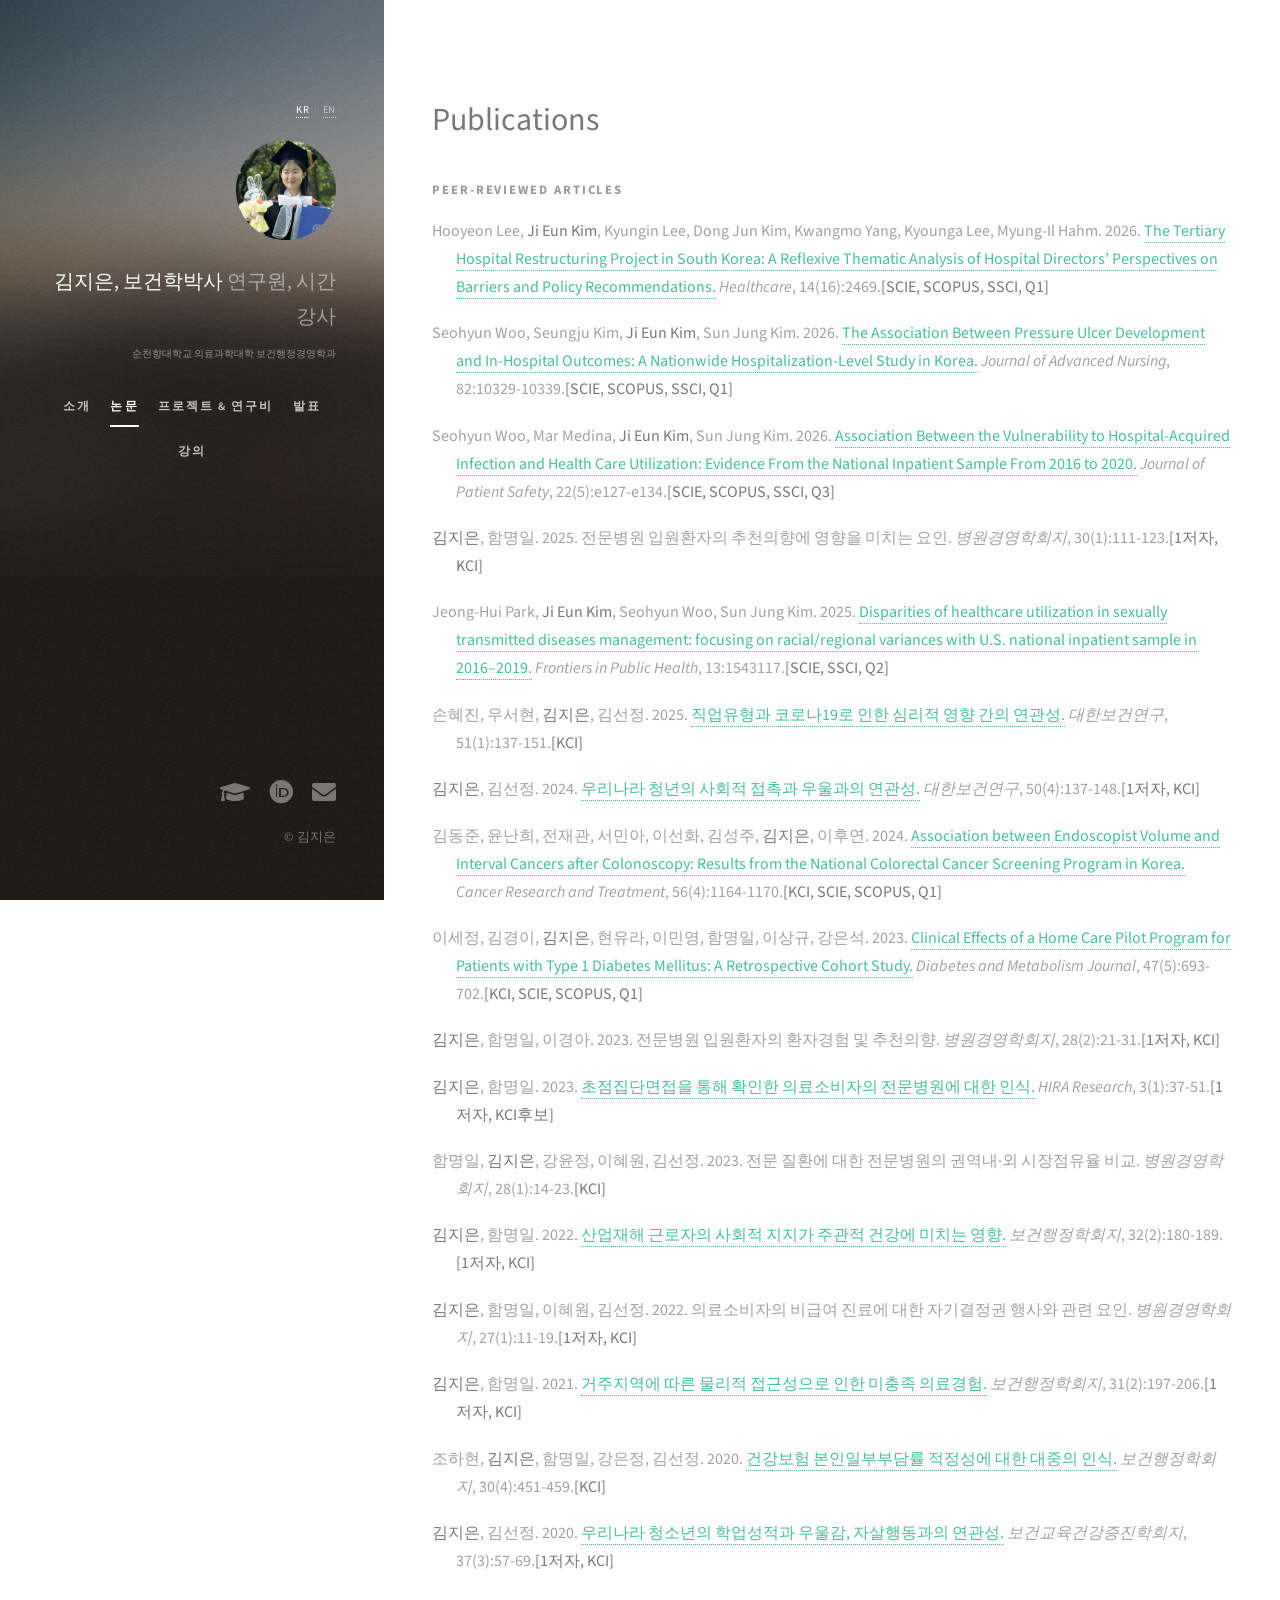
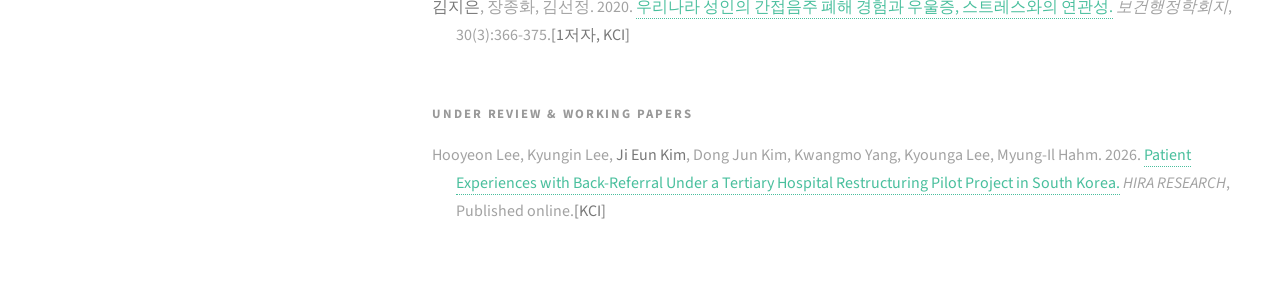
<file: publications.html>
<!DOCTYPE HTML>
<!--
	Strata by HTML5 UP (html5up.net | @ajlkn) - CCA 3.0 license
	=> 학술 개인 홈페이지용 다중 페이지 버전 / ✏️ 표시된 부분을 본인 정보로 교체하세요
-->
<html lang="ko">
	<head>
		<title>김지은 | Researcher </title>
		<meta charset="utf-8" />
		<meta name="viewport" content="width=device-width, initial-scale=1, user-scalable=no" />
		<meta name="description" content="Ph.D. in Public Health and part-time lecturer. Research on health policy evaluation, evidence-based policy development, and disparities in health services utilization and outcomes." />
		<meta name="author" content="김지은" />
		<link rel="stylesheet" href="assets/css/main.css" />
		<!-- ▼ 추가 스타일. 모든 페이지가 이 한 파일을 공유합니다 -->
		<link rel="stylesheet" href="assets/css/custom.css" />
	</head>
	<body class="is-preload">

		<!-- Header : 모든 페이지에 동일하게 들어갑니다 -->
			<header id="header">
				<div class="inner">
				   <!-- 언어 선택 -->
				        <div class="language-switch">
				            <a href="publications.html" class="active">KR</a>
				            <span>|</span>
				            <a href="publications-en.html">EN</a>
				        </div>
					
					<!-- ✏️ images/avatar.jpg 를 본인 사진으로 교체 (정사각형 권장) -->
					<a href="publications.html" class="image avatar"><img src="images/avatar.jpg" alt="프로필 사진" /></a>

					<!-- ✏️ 이름 / 직위 / 소속 -->
					<h1><strong>김지은, 보건학박사</strong><br />
					연구원, 시간강사 <br /></h1>

					<div class="affiliation">
    				순천향대학교 의료과학대학 보건행정경영학과
					</div>

					<nav id="nav">
						<ul>
							<li><a href="index.html">소개</a></li>
							<li><a href="publications.html" class="active">논문</a></li>
							<li><a href="projects.html">프로젝트 &amp; 연구비</a></li>
							<li><a href="talks.html">발표</a></li>
							<li><a href="teaching.html">강의</a></li>
						</ul>
					</nav>

				</div>
			</header>

		<!-- Main : 이 페이지에만 해당하는 내용 -->
			<div id="main">
				<section>
					<header class="major">
						<h2>Publications</h2>
					</header>

					<p class="sub-label">Peer-Reviewed Articles</p>
					<ul class="hang-list">
						<!-- ✏️ 논문 한 편당 <li> 하나. 본인 이름은 <strong>으로 -->
						<li>Hooyeon Lee, <strong>Ji Eun Kim</strong>, Kyungin Lee, Dong Jun Kim, Kwangmo Yang, Kyounga Lee, Myung-Il Hahm. 2026.
							<a href="https://doi.org/10.3390/healthcare14162469">The Tertiary Hospital Restructuring Project in South Korea: A Reflexive Thematic Analysis of Hospital Directors’ Perspectives on Barriers and Policy Recommendations.</a>
							<em>Healthcare</em>, 14(16):2469.<strong>[SCIE, SCOPUS, SSCI, Q1]</strong></li>
						<li>Seohyun Woo, Seungju Kim, <strong>Ji Eun Kim</strong>, Sun Jung Kim. 2026.
							<a href="https://doi.org/10.1111/jan.70678">The Association Between Pressure Ulcer Development and In-Hospital Outcomes: A Nationwide Hospitalization-Level Study in Korea.</a>
							<em>Journal of Advanced Nursing</em>, 82:10329-10339.<strong>[SCIE, SCOPUS, SSCI, Q1]</strong></li>
						<li>Seohyun Woo, Mar Medina, <strong>Ji Eun Kim</strong>, Sun Jung Kim. 2026.
							<a href="https://doi.org/10.1097/PTS.0000000000001485">Association Between the Vulnerability to Hospital-Acquired Infection and Health Care Utilization: Evidence From the National Inpatient Sample From 2016 to 2020.</a>
							<em>Journal of Patient Safety</em>, 22(5):e127-e134.<strong>[SCIE, SCOPUS, SSCI, Q3]</strong></li>
						<li><strong>김지은</strong>, 함명일. 2025.
							전문병원 입원환자의 추천의향에 영향을 미치는 요인.
							<em>병원경영학회지</em>, 30(1):111-123.<strong>[1저자, KCI]</strong></li>
						<li>Jeong-Hui Park, <strong>Ji Eun Kim</strong>, Seohyun Woo, Sun Jung Kim. 2025.
							<a href="https://doi.org/10.3389/fpubh.2025.1543117">Disparities of healthcare utilization in sexually transmitted diseases management: focusing on racial/regional variances with U.S. national inpatient sample in 2016–2019.</a>
							<em>Frontiers in Public Health</em>, 13:1543117.<strong>[SCIE, SSCI, Q2]</strong></li>
						<li>손혜진, 우서현, <strong>김지은</strong>, 김선정. 2025.
							<a href="https://doi.org/10.22900/kphr.2025.51.1.011">직업유형과 코로나19로 인한 심리적 영향 간의 연관성.</a>
							<em>대한보건연구</em>, 51(1):137-151.<strong>[KCI]</strong></li>
						<li><strong>김지은</strong>, 김선정. 2024.
							<a href="https://doi.org/10.22900/kphr.2024.50.4.009">우리나라 청년의 사회적 접촉과 우울과의 연관성.</a>
							<em>대한보건연구</em>, 50(4):137-148.<strong>[1저자, KCI]</strong></li>
						<li>김동준, 윤난희, 전재관, 서민아, 이선화, 김성주, <strong>김지은</strong>, 이후연. 2024.
							<a href="https://doi.org/10.4143/crt.2024.009">Association between Endoscopist Volume and Interval Cancers after Colonoscopy: Results from the National Colorectal Cancer Screening Program in Korea.</a>
							<em>Cancer Research and Treatment</em>, 56(4):1164-1170.<strong>[KCI, SCIE, SCOPUS, Q1]</strong></li>
						<li>이세정, 김경이, <strong>김지은</strong>, 현유라, 이민영, 함명일, 이상규, 강은석. 2023.
							<a href="https://doi.org/10.4093/dmj.2022.0170">Clinical Effects of a Home Care Pilot Program for Patients with Type 1 Diabetes Mellitus: A Retrospective Cohort Study.</a>
							<em>Diabetes and Metabolism Journal</em>, 47(5):693-702.<strong>[KCI, SCIE, SCOPUS, Q1]</strong></li>
						<li><strong>김지은</strong>, 함명일, 이경아. 2023.
							전문병원 입원환자의 환자경험 및 추천의향.
							<em>병원경영학회지</em>, 28(2):21-31.<strong>[1저자, KCI]</strong></li>
						<li><strong>김지은</strong>, 함명일. 2023.
							<a href="https://doi.org/10.52937/hira.23.3.1.e2">초점집단면접을 통해 확인한 의료소비자의 전문병원에 대한 인식.</a>
							<em>HIRA Research</em>, 3(1):37-51.<strong>[1저자, KCI후보]</strong></li>
						<li>함명일, <strong>김지은</strong>, 강윤정, 이혜원, 김선정. 2023.
							전문 질환에 대한 전문병원의 권역내·외 시장점유율 비교.
							<em>병원경영학회지</em>, 28(1):14-23.<strong>[KCI]</strong></li>
						<li><strong>김지은</strong>, 함명일. 2022.
							<a href="https://doi.org/10.4332/KJHPA.2022.32.2.180">산업재해 근로자의 사회적 지지가 주관적 건강에 미치는 영향.</a>
							<em>보건행정학회지</em>, 32(2):180-189.<strong>[1저자, KCI]</strong></li>
						<li><strong>김지은</strong>, 함명일, 이혜원, 김선정. 2022.
							의료소비자의 비급여 진료에 대한 자기결정권 행사와 관련 요인.
							<em>병원경영학회지</em>, 27(1):11-19.<strong>[1저자, KCI]</strong></li>
						<li><strong>김지은</strong>, 함명일. 2021.
							<a href="https://doi.org/10.4332/KJHPA.2021.31.2.197">거주지역에 따른 물리적 접근성으로 인한 미충족 의료경험.</a>
							<em>보건행정학회지</em>, 31(2):197-206.<strong>[1저자, KCI]</strong></li>
						<li>조하현, <strong>김지은</strong>, 함명일, 강은정, 김선정. 2020.
							<a href="https://doi.org/10.4332/KJHPA.2020.30.4.451">건강보험 본인일부부담률 적정성에 대한 대중의 인식.</a>
							<em>보건행정학회지</em>, 30(4):451-459.<strong>[KCI]</strong></li>
						<li><strong>김지은</strong>, 김선정. 2020.
							<a href="https://doi.org/10.14367/kjhep.2020.37.3.57">우리나라 청소년의 학업성적과 우울감, 자살행동과의 연관성.</a>
							<em>보건교육건강증진학회지</em>, 37(3):57-69.<strong>[1저자, KCI]</strong></li>
						<li><strong>김지은</strong>, 장종화, 김선정. 2020.
							<a href="https://doi.org/10.4332/KJHPA.2020.30.3.366">우리나라 성인의 간접음주 폐해 경험과 우울증, 스트레스와의 연관성.</a>
							<em>보건행정학회지</em>, 30(3):366-375.<strong>[1저자, KCI]</strong></li>
					</ul>

					<p class="sub-label">Under Review &amp; Working Papers</p>
					<ul class="hang-list">
						<li>Hooyeon Lee, Kyungin Lee, <strong>Ji Eun Kim</strong>, Dong Jun Kim, Kwangmo Yang, Kyounga Lee, Myung-Il Hahm. 2026.
							<a href="https://doi.org/10.52937/hira.26.6.2.e4">Patient Experiences with Back-Referral Under a Tertiary Hospital Restructuring Pilot Project in South Korea.</a>
							<em>HIRA RESEARCH</em>, Published online.<strong>[KCI]</strong></li>
					</ul>
				</section>
			</div>
			<!--In Press : 온라인 선공개(?), 억셉 완료 / Under Review : 데스크 리젝 넘어서 심사 진행중 / Working Paper : 원고 초안 수준(아직 심사 전)-->
		
			<!-- Footer : 모든 페이지에 동일하게 들어갑니다 -->
			<footer id="footer">
				<div class="inner">
					<ul class="icons">
						<!-- ✏️ 사용하지 않는 항목은 <li> 줄 전체를 삭제 -->
						<li><a href="https://scholar.google.co.kr/citations?user=AbY01H4AAAAJ" class="icon solid fa-graduation-cap"><span class="label">Google Scholar</span></a></li>
						<li><a href="https://orcid.org/0000-0002-8336-7064" class="icon brands fa-orcid"><span class="label">ORCID</span></a></li>
						<li><a href="mailto:jieunk1214@gmail.com" class="icon solid fa-envelope"><span class="label">Email</span></a></li>
					</ul>
					<ul class="copyright">
						<li>&copy; 김지은</li>
					</ul>
				</div>
			</footer>

		<!-- Scripts -->
			<script src="assets/js/jquery.min.js"></script>
			<!-- 갤러리를 쓰지 않아도 main.js가 이 파일을 참조하므로 남겨둡니다 -->
			<script src="assets/js/jquery.poptrox.min.js"></script>
			<script src="assets/js/browser.min.js"></script>
			<script src="assets/js/breakpoints.min.js"></script>
			<script src="assets/js/util.js"></script>
			<script src="assets/js/main.js"></script>

	</body>
</html>
</file>
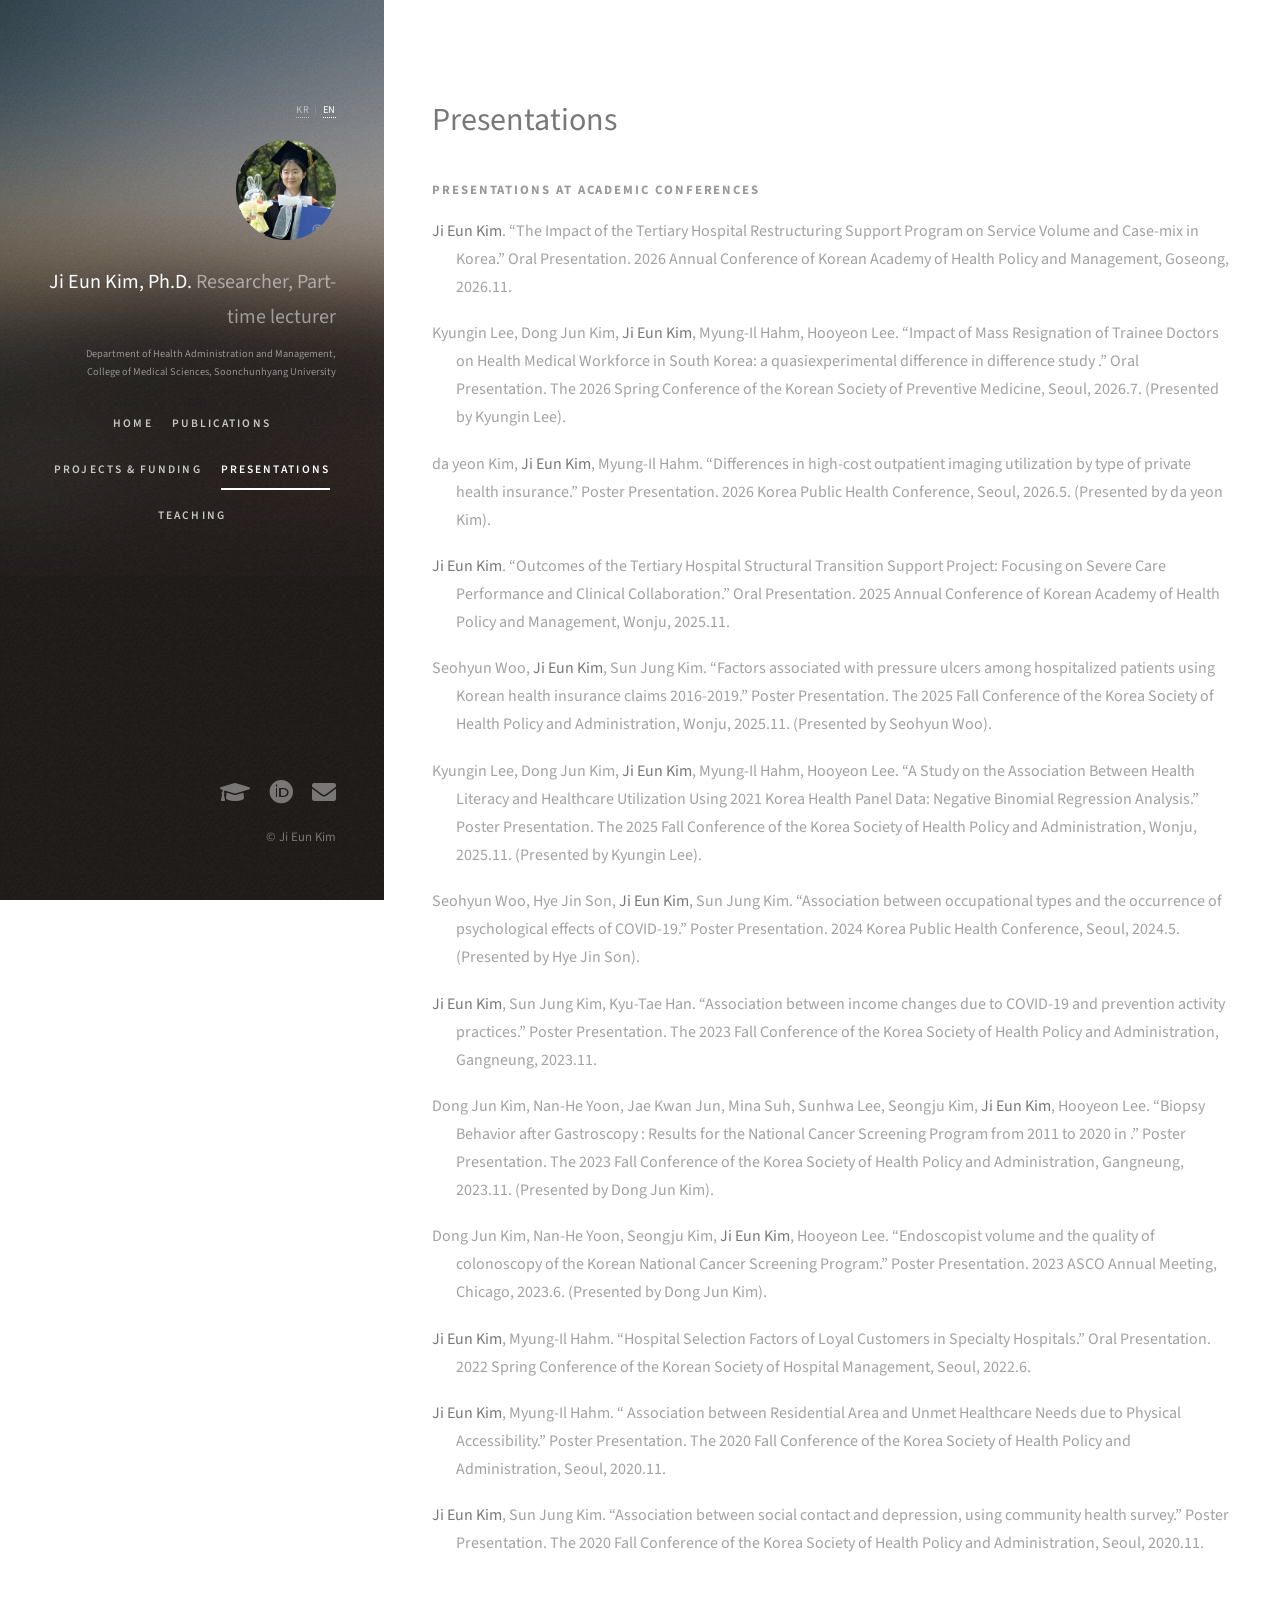
<file: talks-en.html>
<!DOCTYPE HTML>
<!--
	Strata by HTML5 UP (html5up.net | @ajlkn) - CCA 3.0 license
	=> 학술 개인 홈페이지용 다중 페이지 버전 / ✏️ 표시된 부분을 본인 정보로 교체하세요
-->
<html lang="ko">
	<head>
		<title>Ji Eun Kim | Researcher </title>
		<meta charset="utf-8" />
		<meta name="viewport" content="width=device-width, initial-scale=1, user-scalable=no" />
		<meta name="description" content="Ph.D. in Public Health and part-time lecturer. Research on health policy evaluation, evidence-based policy development, and disparities in health services utilization and outcomes." />
		<meta name="author" content="김지은" />
		<link rel="stylesheet" href="assets/css/main.css" />
		<!-- ▼ 추가 스타일. 모든 페이지가 이 한 파일을 공유합니다 -->
		<link rel="stylesheet" href="assets/css/custom.css" />
	</head>
	<body class="is-preload">

		<!-- Header : 모든 페이지에 동일하게 들어갑니다 -->
			<header id="header">
				<div class="inner">
				   <!-- 언어 선택 -->
				        <div class="language-switch">
                  <a href="talks.html">KR</a>
                  <span>|</span>
                  <a href="talks-en.html" class="active">EN</a>
                </div>
					
					<!-- ✏️ images/avatar.jpg 를 본인 사진으로 교체 (정사각형 권장) -->
					<a href="talks.html" class="image avatar"><img src="images/avatar.jpg" alt="프로필 사진" /></a>

					<!-- ✏️ 이름 / 직위 / 소속 -->
					<h1><strong>Ji Eun Kim, Ph.D.</strong><br />
					Researcher, Part-time lecturer <br /></h1>

					<div class="affiliation">
    				Department of Health Administration and Management, <br />
					College of Medical Sciences, Soonchunhyang University
					</div>

					<nav id="nav">
						<ul>
							<li><a href="index-en.html">Home</a></li>
							<li><a href="publications-en.html">Publications</a></li>
							<li><a href="projects-en.html">Projects &amp; Funding</a></li>
							<li><a href="talks-en.html" class="active">Presentations</a></li>
							<li><a href="teaching-en.html">Teaching</a></li>
						</ul>
					</nav>

				</div>
			</header>

		<!-- Main : 이 페이지에만 해당하는 내용 -->
			<div id="main">
				<section>
					<header class="major">
						<h2>Presentations</h2>
					</header>

					<!-- 기조연설(Plenary Lecturer), 초청강연(Invited Speaker), 구연발표(Oral Presentation), 포스터발표(Poster Presentation)-->
					<p class="sub-label">Presentations at Academic Conferences</p>
					<ul class="hang-list">
						<li><strong>Ji Eun Kim</strong>. &ldquo;The Impact of the Tertiary Hospital Restructuring Support Program on Service Volume and Case-mix in Korea.&rdquo;
						Oral Presentation. 2026 Annual Conference of Korean Academy of Health Policy and Management, Goseong, 2026.11.</li>
						<li>Kyungin Lee, Dong Jun Kim, <strong>Ji Eun Kim</strong>, Myung-Il Hahm, Hooyeon Lee. &ldquo;Impact of Mass Resignation of Trainee Doctors on Health Medical Workforce in South Korea: a quasiexperimental difference in difference study .&rdquo;
						Oral Presentation. The 2026 Spring Conference of the Korean Society of Preventive Medicine, Seoul, 2026.7. (Presented by Kyungin Lee).</li>
						<li>da yeon Kim, <strong>Ji Eun Kim</strong>, Myung-Il Hahm. &ldquo;Differences in high-cost outpatient imaging utilization by type of private health insurance.&rdquo;
						Poster Presentation. 2026 Korea Public Health Conference, Seoul, 2026.5. (Presented by da yeon Kim).</li>
						<li><strong>Ji Eun Kim</strong>. &ldquo;Outcomes of the Tertiary Hospital Structural Transition Support Project: Focusing on Severe Care Performance and Clinical Collaboration.&rdquo;
						Oral Presentation. 2025 Annual Conference of Korean Academy of Health Policy and Management, Wonju, 2025.11.</li>
						<li>Seohyun Woo, <strong>Ji Eun Kim</strong>, Sun Jung Kim. &ldquo;Factors associated with pressure ulcers among hospitalized patients using Korean health insurance claims 2016-2019.&rdquo;
						Poster Presentation. The 2025 Fall Conference of the Korea Society of Health Policy and Administration, Wonju, 2025.11. (Presented by Seohyun Woo).</li>
						<li>Kyungin Lee, Dong Jun Kim, <strong>Ji Eun Kim</strong>, Myung-Il Hahm, Hooyeon Lee. &ldquo;A Study on the Association Between Health Literacy and Healthcare Utilization Using 2021 Korea Health Panel Data: Negative Binomial Regression Analysis.&rdquo;
						Poster Presentation. The 2025 Fall Conference of the Korea Society of Health Policy and Administration, Wonju, 2025.11. (Presented by Kyungin Lee).</li>
						<li>Seohyun Woo, Hye Jin Son, <strong>Ji Eun Kim</strong>, Sun Jung Kim. &ldquo;Association between occupational types and the occurrence of psychological effects of COVID-19.&rdquo;
						Poster Presentation. 2024 Korea Public Health Conference, Seoul, 2024.5. (Presented by Hye Jin Son).</li>
						<li><strong>Ji Eun Kim</strong>, Sun Jung Kim, Kyu-Tae Han. &ldquo;Association between income changes due to COVID-19 and prevention activity practices.&rdquo;
						Poster Presentation. The 2023 Fall Conference of the Korea Society of Health Policy and Administration, Gangneung, 2023.11.</li>
						<li>Dong Jun Kim, Nan-He Yoon, Jae Kwan Jun, Mina Suh, Sunhwa Lee, Seongju Kim, <strong>Ji Eun Kim</strong>, Hooyeon Lee. &ldquo;Biopsy Behavior after Gastroscopy : Results for the National Cancer Screening Program from 2011 to 2020 in .&rdquo;
						Poster Presentation. The 2023 Fall Conference of the Korea Society of Health Policy and Administration, Gangneung, 2023.11. (Presented by Dong Jun Kim).</li>
						<li>Dong Jun Kim, Nan-He Yoon, Seongju Kim, <strong>Ji Eun Kim</strong>, Hooyeon Lee. &ldquo;Endoscopist volume and the quality of colonoscopy of the Korean National Cancer Screening Program.&rdquo;
						Poster Presentation. 2023 ASCO Annual Meeting, Chicago, 2023.6. (Presented by Dong Jun Kim).</li>
						<li><strong>Ji Eun Kim</strong>, Myung-Il Hahm. &ldquo;Hospital Selection Factors of Loyal Customers in Specialty Hospitals.&rdquo;
						Oral Presentation. 2022 Spring Conference of the Korean Society of Hospital Management, Seoul, 2022.6.</li>
						<li><strong>Ji Eun Kim</strong>, Myung-Il Hahm. &ldquo; Association between Residential Area and Unmet Healthcare Needs due to Physical Accessibility.&rdquo;
						Poster Presentation. The 2020 Fall Conference of the Korea Society of Health Policy and Administration, Seoul, 2020.11.</li>
						<li><strong>Ji Eun Kim</strong>, Sun Jung Kim. &ldquo;Association between social contact and depression, using community health survey.&rdquo;
						Poster Presentation. The 2020 Fall Conference of the Korea Society of Health Policy and Administration, Seoul, 2020.11.</li>
					</ul>
				</section>
			</div>

		<!-- Footer : 모든 페이지에 동일하게 들어갑니다 -->
			<footer id="footer">
				<div class="inner">
					<ul class="icons">
						<!-- ✏️ 사용하지 않는 항목은 <li> 줄 전체를 삭제 -->
						<li><a href="https://scholar.google.co.kr/citations?user=AbY01H4AAAAJ" class="icon solid fa-graduation-cap"><span class="label">Google Scholar</span></a></li>
						<li><a href="https://orcid.org/0000-0002-8336-7064" class="icon brands fa-orcid"><span class="label">ORCID</span></a></li>
						<li><a href="mailto:jieunk1214@gmail.com" class="icon solid fa-envelope"><span class="label">Email</span></a></li>
					</ul>
					<ul class="copyright">
						<li>&copy; Ji Eun Kim</li>
					</ul>
				</div>
			</footer>

		<!-- Scripts -->
			<script src="assets/js/jquery.min.js"></script>
			<!-- 갤러리를 쓰지 않아도 main.js가 이 파일을 참조하므로 남겨둡니다 -->
			<script src="assets/js/jquery.poptrox.min.js"></script>
			<script src="assets/js/browser.min.js"></script>
			<script src="assets/js/breakpoints.min.js"></script>
			<script src="assets/js/util.js"></script>
			<script src="assets/js/main.js"></script>

	</body>
</html>
</file>
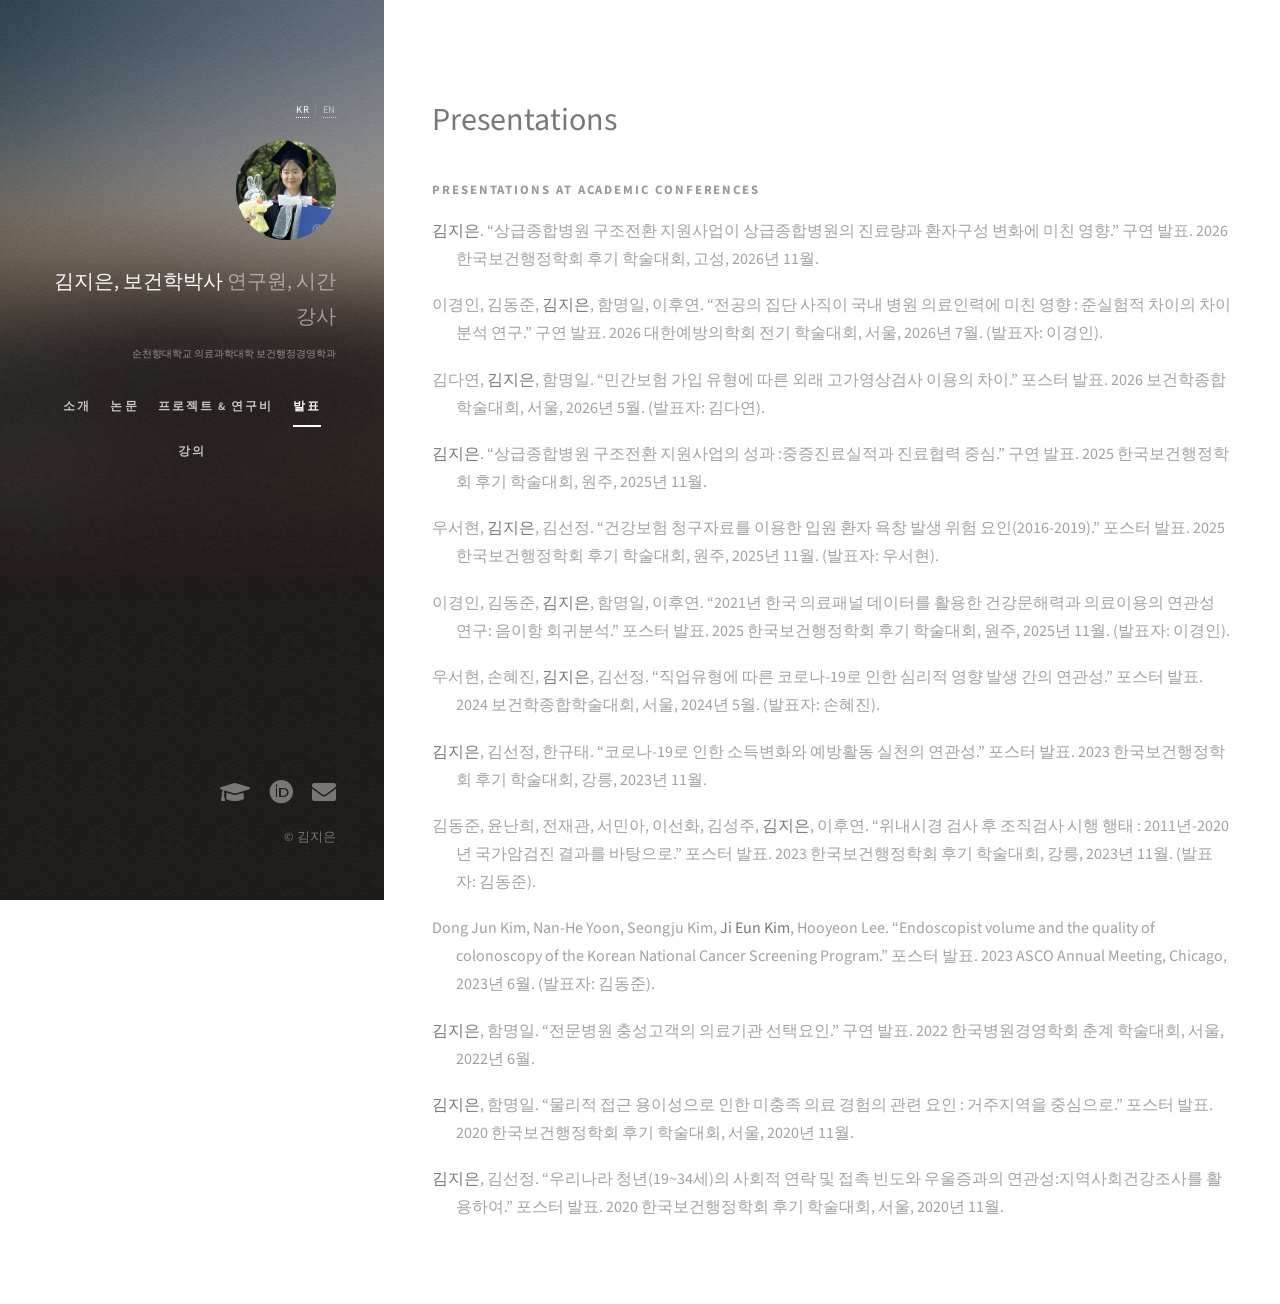
<file: talks.html>
<!DOCTYPE HTML>
<!--
	Strata by HTML5 UP (html5up.net | @ajlkn) - CCA 3.0 license
	=> 학술 개인 홈페이지용 다중 페이지 버전 / ✏️ 표시된 부분을 본인 정보로 교체하세요
-->
<html lang="ko">
	<head>
		<title>김지은 | Researcher </title>
		<meta charset="utf-8" />
		<meta name="viewport" content="width=device-width, initial-scale=1, user-scalable=no" />
		<meta name="description" content="Ph.D. in Public Health and part-time lecturer. Research on health policy evaluation, evidence-based policy development, and disparities in health services utilization and outcomes." />
		<meta name="author" content="김지은" />
		<link rel="stylesheet" href="assets/css/main.css" />
		<!-- ▼ 추가 스타일. 모든 페이지가 이 한 파일을 공유합니다 -->
		<link rel="stylesheet" href="assets/css/custom.css" />
	</head>
	<body class="is-preload">

		<!-- Header : 모든 페이지에 동일하게 들어갑니다 -->
			<header id="header">
				<div class="inner">
				   <!-- 언어 선택 -->
				        <div class="language-switch">
				            <a href="talks.html" class="active">KR</a>
				            <span>|</span>
				            <a href="talks-en.html">EN</a>
				        </div>
					
					<!-- ✏️ images/avatar.jpg 를 본인 사진으로 교체 (정사각형 권장) -->
					<a href="talks.html" class="image avatar"><img src="images/avatar.jpg" alt="프로필 사진" /></a>

					<!-- ✏️ 이름 / 직위 / 소속 -->
					<h1><strong>김지은, 보건학박사</strong><br />
					연구원, 시간강사 <br /></h1>

					<div class="affiliation">
    				순천향대학교 의료과학대학 보건행정경영학과
					</div>

					<nav id="nav">
						<ul>
							<li><a href="index.html">소개</a></li>
							<li><a href="publications.html">논문</a></li>
							<li><a href="projects.html">프로젝트 &amp; 연구비</a></li>
							<li><a href="talks.html" class="active">발표</a></li>
							<li><a href="teaching.html">강의</a></li>
						</ul>
					</nav>
				</div>
			</header>


		<!-- Main : 이 페이지에만 해당하는 내용 -->
			<div id="main">
				<section>
					<header class="major">
						<h2>Presentations</h2>
					</header>

					<!-- 기조연설(Plenary Lecturer), 초청강연(Invited Speaker), 구연발표(Oral Presentation), 포스터발표(Poster Presentation)-->
					<p class="sub-label">Presentations at Academic Conferences</p>
					<ul class="hang-list">
						<li><strong>김지은</strong>. &ldquo;상급종합병원 구조전환 지원사업이 상급종합병원의 진료량과 환자구성 변화에 미친 영향.&rdquo;
						구연 발표. 2026 한국보건행정학회 후기 학술대회, 고성, 2026년 11월.</li>
						<li>이경인, 김동준, <strong>김지은</strong>, 함명일, 이후연. &ldquo;전공의 집단 사직이 국내 병원 의료인력에 미친 영향 : 준실험적 차이의 차이 분석 연구.&rdquo;
						구연 발표. 2026 대한예방의학회 전기 학술대회, 서울, 2026년 7월. (발표자: 이경인).</li>
						<li>김다연, <strong>김지은</strong>, 함명일. &ldquo;민간보험 가입 유형에 따른 외래 고가영상검사 이용의 차이.&rdquo;
						포스터 발표. 2026 보건학종합학술대회, 서울, 2026년 5월. (발표자: 김다연).</li>
						<li><strong>김지은</strong>. &ldquo;상급종합병원 구조전환 지원사업의 성과 :중증진료실적과 진료협력 중심.&rdquo;
						구연 발표. 2025 한국보건행정학회 후기 학술대회, 원주, 2025년 11월.</li>
						<li>우서현, <strong>김지은</strong>, 김선정. &ldquo;건강보험 청구자료를 이용한 입원 환자 욕창 발생 위험 요인(2016-2019).&rdquo;
						포스터 발표. 2025 한국보건행정학회 후기 학술대회, 원주, 2025년 11월. (발표자: 우서현).</li>
						<li>이경인, 김동준, <strong>김지은</strong>, 함명일, 이후연. &ldquo;2021년 한국 의료패널 데이터를 활용한 건강문해력과 의료이용의 연관성 연구: 음이항 회귀분석.&rdquo;
						포스터 발표. 2025 한국보건행정학회 후기 학술대회, 원주, 2025년 11월. (발표자: 이경인).</li>
						<li>우서현, 손혜진, <strong>김지은</strong>, 김선정. &ldquo;직업유형에 따른 코로나-19로 인한 심리적 영향 발생 간의 연관성.&rdquo;
						포스터 발표. 2024 보건학종합학술대회, 서울, 2024년 5월. (발표자: 손혜진).</li>
						<li><strong>김지은</strong>, 김선정, 한규태. &ldquo;코로나-19로 인한 소득변화와 예방활동 실천의 연관성.&rdquo;
						포스터 발표. 2023 한국보건행정학회 후기 학술대회, 강릉, 2023년 11월.</li>
						<li>김동준, 윤난희, 전재관, 서민아, 이선화, 김성주, <strong>김지은</strong>, 이후연. &ldquo;위내시경 검사 후 조직검사 시행 행태 : 2011년-2020년 국가암검진 결과를 바탕으로.&rdquo;
						포스터 발표. 2023 한국보건행정학회 후기 학술대회, 강릉, 2023년 11월. (발표자: 김동준).</li>
						<li>Dong Jun Kim, Nan-He Yoon, Seongju Kim, <strong>Ji Eun Kim</strong>, Hooyeon Lee. &ldquo;Endoscopist volume and the quality of colonoscopy of the Korean National Cancer Screening Program.&rdquo;
						포스터 발표. 2023 ASCO Annual Meeting, Chicago, 2023년 6월. (발표자: 김동준).</li>
						<li><strong>김지은</strong>, 함명일. &ldquo;전문병원 충성고객의 의료기관 선택요인.&rdquo;
						구연 발표. 2022 한국병원경영학회 춘계 학술대회, 서울, 2022년 6월.</li>
						<li><strong>김지은</strong>, 함명일. &ldquo;물리적 접근 용이성으로 인한 미충족 의료 경험의 관련 요인 : 거주지역을 중심으로.&rdquo;
						포스터 발표. 2020 한국보건행정학회 후기 학술대회, 서울, 2020년 11월.</li>
						<li><strong>김지은</strong>, 김선정. &ldquo;우리나라 청년(19~34세)의 사회적 연락 및 접촉 빈도와 우울증과의 연관성:지역사회건강조사를 활용하여.&rdquo;
						포스터 발표. 2020 한국보건행정학회 후기 학술대회, 서울, 2020년 11월.</li>
					</ul>
				</section>
			</div>

		<!-- Footer : 모든 페이지에 동일하게 들어갑니다 -->
			<footer id="footer">
				<div class="inner">
					<ul class="icons">
						<!-- ✏️ 사용하지 않는 항목은 <li> 줄 전체를 삭제 -->
						<li><a href="https://scholar.google.co.kr/citations?user=AbY01H4AAAAJ" class="icon solid fa-graduation-cap"><span class="label">Google Scholar</span></a></li>
						<li><a href="https://orcid.org/0000-0002-8336-7064" class="icon brands fa-orcid"><span class="label">ORCID</span></a></li>
						<li><a href="mailto:jieunk1214@gmail.com" class="icon solid fa-envelope"><span class="label">Email</span></a></li>
					</ul>
					<ul class="copyright">
						<li>&copy; 김지은</li>
					</ul>
				</div>
			</footer>

		<!-- Scripts -->
			<script src="assets/js/jquery.min.js"></script>
			<!-- 갤러리를 쓰지 않아도 main.js가 이 파일을 참조하므로 남겨둡니다 -->
			<script src="assets/js/jquery.poptrox.min.js"></script>
			<script src="assets/js/browser.min.js"></script>
			<script src="assets/js/breakpoints.min.js"></script>
			<script src="assets/js/util.js"></script>
			<script src="assets/js/main.js"></script>

	</body>
</html>
</file>
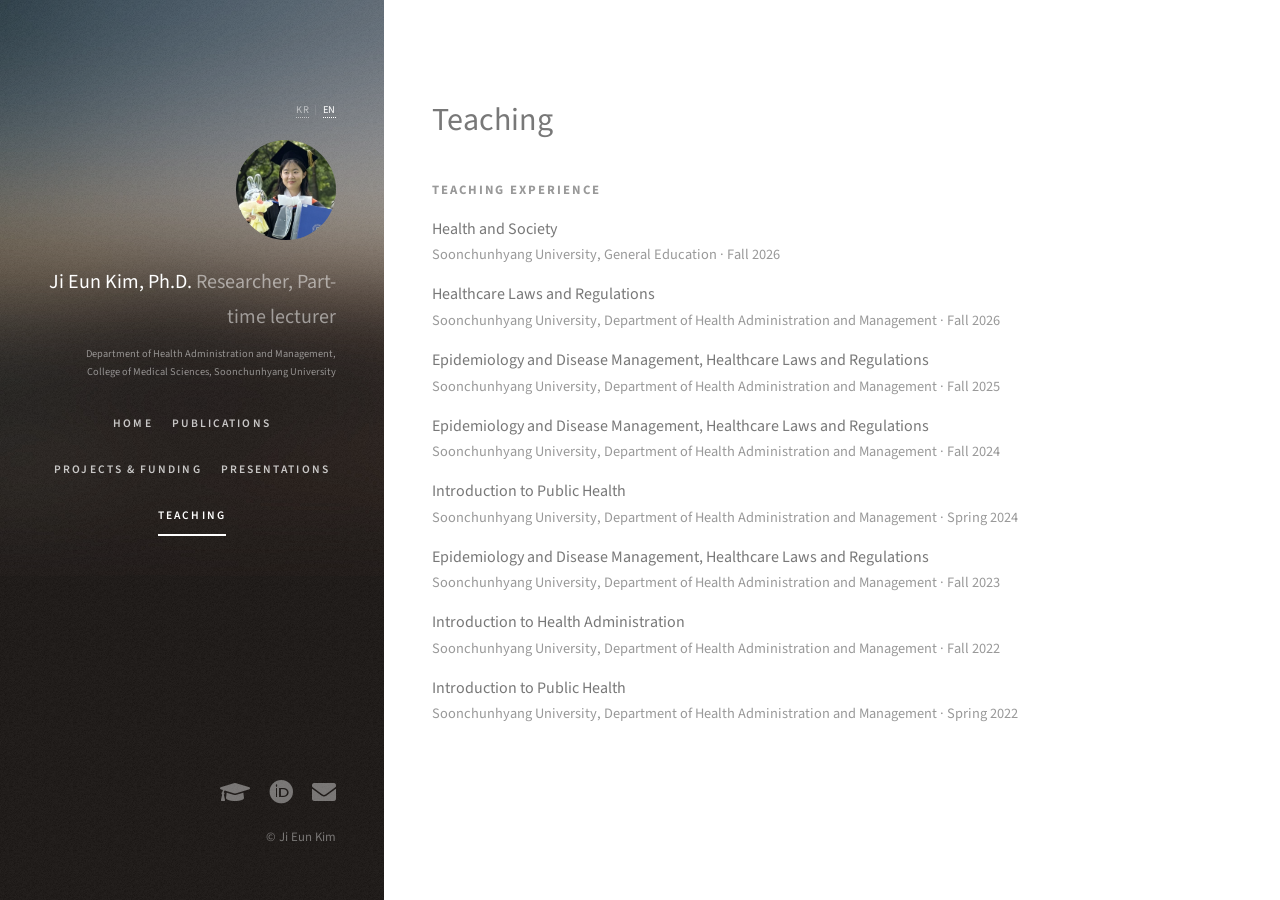
<file: teaching-en.html>
<!DOCTYPE HTML>
<!--
	Strata by HTML5 UP (html5up.net | @ajlkn) - CCA 3.0 license
	=> 학술 개인 홈페이지용 다중 페이지 버전 / ✏️ 표시된 부분을 본인 정보로 교체하세요
-->
<html lang="ko">
	<head>
		<title>Ji Eun Kim | Researcher </title>
		<meta charset="utf-8" />
		<meta name="viewport" content="width=device-width, initial-scale=1, user-scalable=no" />
		<meta name="description" content="Ph.D. in Public Health and part-time lecturer. Research on health policy evaluation, evidence-based policy development, and disparities in health services utilization and outcomes." />
		<meta name="author" content="김지은" />
		<link rel="stylesheet" href="assets/css/main.css" />
		<!-- ▼ 추가 스타일. 모든 페이지가 이 한 파일을 공유합니다 -->
		<link rel="stylesheet" href="assets/css/custom.css" />
	</head>
	<body class="is-preload">

		<!-- Header : 모든 페이지에 동일하게 들어갑니다 -->
			<header id="header">
				<div class="inner">
				   <!-- 언어 선택 -->
				        <div class="language-switch">
                  <a href="teaching.html">KR</a>
                  <span>|</span>
                  <a href="teaching-en.html" class="active">EN</a>
                </div>
					
					<!-- ✏️ images/avatar.jpg 를 본인 사진으로 교체 (정사각형 권장) -->
					<a href="teaching.html" class="image avatar"><img src="images/avatar.jpg" alt="프로필 사진" /></a>

					<!-- ✏️ 이름 / 직위 / 소속 -->
					<h1><strong>Ji Eun Kim, Ph.D.</strong><br />
					Researcher, Part-time lecturer <br /></h1>

					<div class="affiliation">
    				Department of Health Administration and Management, <br />
					College of Medical Sciences, Soonchunhyang University
					</div>

					<nav id="nav">
						<ul>
							<li><a href="index-en.html">Home</a></li>
							<li><a href="publications-en.html">Publications</a></li>
							<li><a href="projects-en.html">Projects &amp; Funding</a></li>
							<li><a href="talks-en.html">Presentations</a></li>
							<li><a href="teaching-en.html" class="active">Teaching</a></li>
						</ul>
					</nav>

				</div>
			</header>

		<!-- Main : 이 페이지에만 해당하는 내용 -->
			<div id="main">
				<section>
					<header class="major">
						<h2>Teaching</h2>
					</header>
					<!-- ✏️ 교육 철학 2~3문장 -->

					<p class="sub-label">Teaching Experience</p>
					<ul class="plain-list">
						<li><strong>Health and Society</strong>
							<span class="meta">Soonchunhyang University, General Education · Fall 2026</span></li>
						<li><strong>Healthcare Laws and Regulations</strong>
							<span class="meta">Soonchunhyang University, Department of Health Administration and Management · Fall 2026</span></li>
						<li><strong>Epidemiology and Disease Management, Healthcare Laws and Regulations</strong>
							<span class="meta">Soonchunhyang University, Department of Health Administration and Management · Fall 2025</span></li>
						<li><strong>Epidemiology and Disease Management, Healthcare Laws and Regulations</strong>
							<span class="meta">Soonchunhyang University, Department of Health Administration and Management · Fall 2024</span></li>
						<li><strong>Introduction to Public Health</strong>
							<span class="meta">Soonchunhyang University, Department of Health Administration and Management · Spring 2024</span></li>
						<li><strong>Epidemiology and Disease Management, Healthcare Laws and Regulations</strong>
							<span class="meta">Soonchunhyang University, Department of Health Administration and Management · Fall 2023</span></li>
						<li><strong>Introduction to Health Administration</strong>
							<span class="meta">Soonchunhyang University, Department of Health Administration and Management · Fall 2022</span></li>
						<li><strong>Introduction to Public Health</strong>
							<span class="meta">Soonchunhyang University, Department of Health Administration and Management · Spring 2022</span></li>
					</ul>

		<!-- Footer : 모든 페이지에 동일하게 들어갑니다 -->
			<footer id="footer">
				<div class="inner">
					<ul class="icons">
						<!-- ✏️ 사용하지 않는 항목은 <li> 줄 전체를 삭제 -->
						<li><a href="https://scholar.google.co.kr/citations?user=AbY01H4AAAAJ" class="icon solid fa-graduation-cap"><span class="label">Google Scholar</span></a></li>
						<li><a href="https://orcid.org/0000-0002-8336-7064" class="icon brands fa-orcid"><span class="label">ORCID</span></a></li>
						<li><a href="mailto:jieunk1214@gmail.com" class="icon solid fa-envelope"><span class="label">Email</span></a></li>
					</ul>
					<ul class="copyright">
						<li>&copy; Ji Eun Kim</li>
					</ul>
				</div>
			</footer>

		<!-- Scripts -->
			<script src="assets/js/jquery.min.js"></script>
			<!-- 갤러리를 쓰지 않아도 main.js가 이 파일을 참조하므로 남겨둡니다 -->
			<script src="assets/js/jquery.poptrox.min.js"></script>
			<script src="assets/js/browser.min.js"></script>
			<script src="assets/js/breakpoints.min.js"></script>
			<script src="assets/js/util.js"></script>
			<script src="assets/js/main.js"></script>

	</body>
</html>
</file>
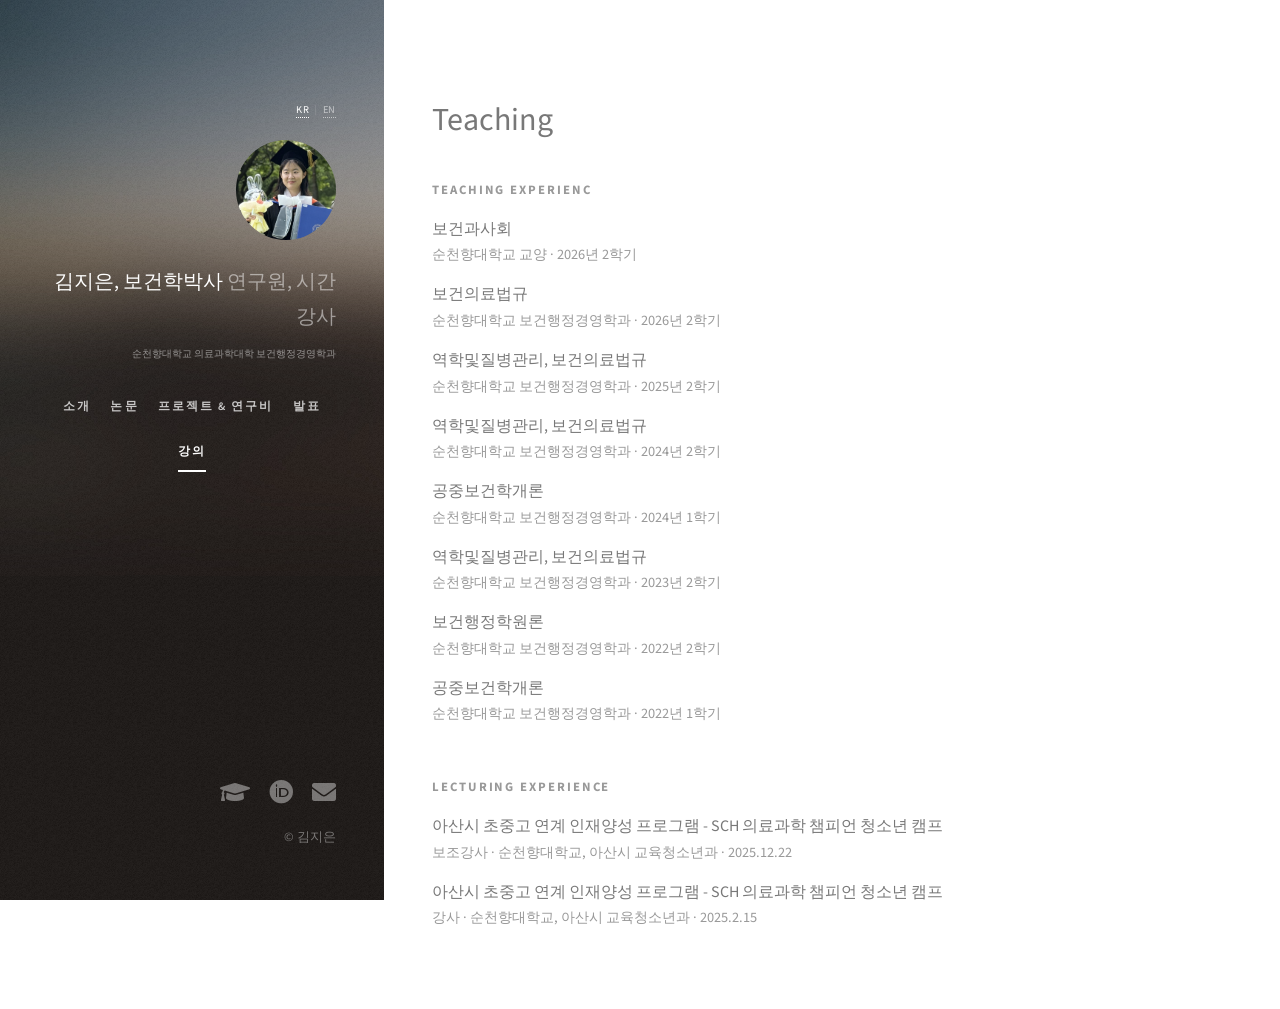
<file: teaching.html>
<!DOCTYPE HTML>
<!--
	Strata by HTML5 UP (html5up.net | @ajlkn) - CCA 3.0 license
	=> 학술 개인 홈페이지용 다중 페이지 버전 / ✏️ 표시된 부분을 본인 정보로 교체하세요
-->
<html lang="ko">
	<head>
		<title>김지은 | Researcher </title>
		<meta charset="utf-8" />
		<meta name="viewport" content="width=device-width, initial-scale=1, user-scalable=no" />
		<meta name="description" content="Ph.D. in Public Health and part-time lecturer. Research on health policy evaluation, evidence-based policy development, and disparities in health services utilization and outcomes." />
		<meta name="author" content="김지은" />
		<link rel="stylesheet" href="assets/css/main.css" />
		<!-- ▼ 추가 스타일. 모든 페이지가 이 한 파일을 공유합니다 -->
		<link rel="stylesheet" href="assets/css/custom.css" />
	</head>
	<body class="is-preload">

		<!-- Header : 모든 페이지에 동일하게 들어갑니다 -->
			<header id="header">
				<div class="inner">
				   <!-- 언어 선택 -->
				        <div class="language-switch">
				            <a href="teaching.html" class="active">KR</a>
				            <span>|</span>
				            <a href="teaching-en.html">EN</a>
				        </div>
					
					<!-- ✏️ images/avatar.jpg 를 본인 사진으로 교체 (정사각형 권장) -->
					<a href="teaching.html" class="image avatar"><img src="images/avatar.jpg" alt="프로필 사진" /></a>

					<!-- ✏️ 이름 / 직위 / 소속 -->
					<h1><strong>김지은, 보건학박사</strong><br />
					연구원, 시간강사 <br /></h1>

					<div class="affiliation">
    				순천향대학교 의료과학대학 보건행정경영학과
					</div>

					<nav id="nav">
						<ul>
							<li><a href="index.html">소개</a></li>
							<li><a href="publications.html">논문</a></li>
							<li><a href="projects.html">프로젝트 &amp; 연구비</a></li>
							<li><a href="talks.html">발표</a></li>
							<li><a href="teaching.html" class="active">강의</a></li>
						</ul>
					</nav>

				</div>
			</header>


		<!-- Main : 이 페이지에만 해당하는 내용 -->
			<div id="main">
				<section>
					<header class="major">
						<h2>Teaching</h2>
					</header>
					<!-- ✏️ 교육 철학 2~3문장 -->

					<p class="sub-label">Teaching Experienc</p>
					<ul class="plain-list">
						<li><strong>보건과사회</strong>
							<span class="meta">순천향대학교 교양 · 2026년 2학기</span></li>
						<li><strong>보건의료법규</strong>
							<span class="meta">순천향대학교 보건행정경영학과 · 2026년 2학기</span></li>
						<li><strong>역학및질병관리, 보건의료법규</strong>
							<span class="meta">순천향대학교 보건행정경영학과 · 2025년 2학기</span></li>
						<li><strong>역학및질병관리, 보건의료법규</strong>
							<span class="meta">순천향대학교 보건행정경영학과 · 2024년 2학기</span></li>
						<li><strong>공중보건학개론</strong>
							<span class="meta">순천향대학교 보건행정경영학과 · 2024년 1학기</span></li>
						<li><strong>역학및질병관리, 보건의료법규</strong>
							<span class="meta">순천향대학교 보건행정경영학과 · 2023년 2학기</span></li>
						<li><strong>보건행정학원론</strong>
							<span class="meta">순천향대학교 보건행정경영학과 · 2022년 2학기</span></li>
						<li><strong>공중보건학개론</strong>
							<span class="meta">순천향대학교 보건행정경영학과 · 2022년 1학기</span></li>
					</ul>

					<p class="sub-label">Lecturing Experience</p>
					<ul class="plain-list">
						<li><strong>아산시 초중고 연계 인재양성 프로그램 - SCH 의료과학 챔피언 청소년 캠프</strong>
							<span class="meta">보조강사 · 순천향대학교, 아산시 교육청소년과 · 2025.12.22</span></li>
						<li><strong>아산시 초중고 연계 인재양성 프로그램 - SCH 의료과학 챔피언 청소년 캠프</strong>
							<span class="meta">강사 · 순천향대학교, 아산시 교육청소년과 · 2025.2.15</span></li>
					</ul>
				</section>
			</div>

		<!-- Footer : 모든 페이지에 동일하게 들어갑니다 -->
			<footer id="footer">
				<div class="inner">
					<ul class="icons">
						<!-- ✏️ 사용하지 않는 항목은 <li> 줄 전체를 삭제 -->
						<li><a href="https://scholar.google.co.kr/citations?user=AbY01H4AAAAJ" class="icon solid fa-graduation-cap"><span class="label">Google Scholar</span></a></li>
						<li><a href="https://orcid.org/0000-0002-8336-7064" class="icon brands fa-orcid"><span class="label">ORCID</span></a></li>
						<li><a href="mailto:jieunk1214@gmail.com" class="icon solid fa-envelope"><span class="label">Email</span></a></li>
					</ul>
					<ul class="copyright">
						<li>&copy; 김지은</li>
					</ul>
				</div>
			</footer>

		<!-- Scripts -->
			<script src="assets/js/jquery.min.js"></script>
			<!-- 갤러리를 쓰지 않아도 main.js가 이 파일을 참조하므로 남겨둡니다 -->
			<script src="assets/js/jquery.poptrox.min.js"></script>
			<script src="assets/js/browser.min.js"></script>
			<script src="assets/js/breakpoints.min.js"></script>
			<script src="assets/js/util.js"></script>
			<script src="assets/js/main.js"></script>

	</body>
</html>
</file>
<file: assets/css/custom.css>
/* ============================================================
   custom.css  —  Strata 템플릿에 덧입히는 추가 스타일
   이 파일을 assets/css/custom.css 위치에 넣으세요.
   main.css는 SASS로 컴파일된 파일이라 직접 고치지 않습니다.
   ============================================================ */

/* ---------- 상단 메뉴 ---------- */
#nav { margin-top: 1.75em; }

#nav ul {
	list-style: none;
	margin: 0;
	padding: 0;
	display: flex;
	flex-wrap: wrap;
	justify-content: center;
	gap: 0.6em 1.2em;
}

#nav ul li { padding: 0; }

#nav a {
	display: inline-block;
	color: rgba(255, 255, 255, 0.75);
	font-size: 0.72em;
	font-weight: 600;
	letter-spacing: 0.18em;
	text-transform: uppercase;
	text-decoration: none;
	padding-bottom: 0.35em;
	border-bottom: 2px solid transparent;
	transition: color 0.2s ease, border-color 0.2s ease;
}

#nav a:hover { color: #fff; }

/* 현재 보고 있는 페이지 표시 */
#nav a.active {
	color: #fff;
	border-bottom-color: #fff;
}

/* ---------- 원본 main.css 보정 ---------- */

/* main.css는 화면 폭 981~1280px 구간에서 #header h1 안의 <br>을 숨깁니다.
   이름·직위·소속이 한 줄로 이어붙는 것을 막기 위해 다시 살립니다.
   (이름 한 줄만 쓸 거라면 이 규칙을 지우세요) */
#header h1 br {
    margin-bottom: 0.5em;
}

/* main.css의 ul.actions는 flex이지만 줄바꿈이 없어 버튼이 4개 이상이면
   좁은 화면에서 찌그러집니다. 줄바꿈을 허용합니다. */
ul.actions { flex-wrap: wrap; }
ul.actions li { padding-bottom: 0.5em; }

/* ---------- 섹션 소제목 (Journal Articles, Invited Talks 등) ---------- */
.sub-label {
	font-weight: 700;
	letter-spacing: 0.15em;
	text-transform: uppercase;
	font-size: 0.8em;
	color: #999;
	margin: 2.5em 0 1em 0;
}

/* ---------- 논문·발표 목록 (둘째 줄부터 들여쓰기) ---------- */
.hang-list {
	list-style: none;
	margin: 0 0 1em 0;
	padding: 0;
}

.hang-list li {
	padding: 0 0 1.15em 1.5em;
	text-indent: -1.5em;
	line-height: 1.75;
}

/* ---------- 강조 배지 (Job Market Paper 등) ---------- */
.badge {
	display: inline-block;
	text-indent: 0;
	font-size: 0.65em;
	font-weight: 700;
	letter-spacing: 0.12em;
	text-transform: uppercase;
	background: #2c2c2c;
	color: #fff;
	padding: 0.25em 0.7em;
	border-radius: 3px;
	vertical-align: middle;
	margin-left: 0.4em;
}

/* ---------- 프로젝트 · 연구비 ---------- */
.grant-list {
	list-style: none;
	margin: 0;
	padding: 0;
}

.grant-list li {
	padding: 0 0 1.5em 0;
	border-bottom: 1px solid rgba(0, 0, 0, 0.08);
	margin-bottom: 1.5em;
}

.grant-list li:last-child {
	border-bottom: 0;
	margin-bottom: 0;
}

.grant-list .meta {
	display: block;
	font-size: 0.85em;
	color: #999;
	margin: 0.3em 0 0.5em 0;
}

/* ---------- 뉴스 (날짜 + 내용) ---------- */
.news-list {
	list-style: none;
	margin: 0;
	padding: 0;
}

.news-list li {
	display: flex;
	flex-wrap: wrap;
	gap: 0 1.5em;
	padding: 0 0 1.25em 0;
}

.news-list time {
	flex: 0 0 6.5em;
	font-size: 0.85em;
	color: #999;
	letter-spacing: 0.05em;
	padding-top: 0.15em;
}

.news-list .news-body { flex: 1 1 60%; }

/* ---------- 학력 · 수상 · 강의 목록 ---------- */
.plain-list {
	list-style: none;
	margin: 0 0 1em 0;
	padding: 0;
}

.plain-list li {
	padding: 0 0 0.9em 0;
	line-height: 1.6;
}

.plain-list strong { display: block; }

.plain-list .meta {
	font-size: 0.9em;
	color: #999;
}

/* ---------- 마지막 업데이트 표시 ---------- */
.last-updated {
	font-size: 0.8em;
	color: #bbb;
	margin-top: 2em;
}

/* ---------- 소속기관 폰트 크기 변경 ---------- */
.affiliation {
    font-size: 0.65em;
    line-height: 1.7;
    margin-top: 1.0em;
    margin-bottom: 1.8em;
}


/* ---------- KR | EN 언어 선택 ---------- */
.language-switch {
    font-size: 0.65em;
    text-align: right;
    margin-bottom: 1.5em;
    letter-spacing: 0.05em;
}

.language-switch a {
    color: #ffffff;
    text-decoration: none;
    opacity: 0.55;
}

.language-switch a:hover,
.language-switch a.active {
    opacity: 1;
}

.language-switch span {
    margin: 0 0.25em;
    opacity: 0.35;
}
</file>
<file: assets/css/main.css>
@import url("fontawesome-all.min.css");
@import url("https://fonts.googleapis.com/css?family=Source+Sans+Pro:400,400italic");

/*
	Strata by HTML5 UP
	html5up.net | @ajlkn
	Free for personal and commercial use under the CCA 3.0 license (html5up.net/license)
*/

html, body, div, span, applet, object,
iframe, h1, h2, h3, h4, h5, h6, p, blockquote,
pre, a, abbr, acronym, address, big, cite,
code, del, dfn, em, img, ins, kbd, q, s, samp,
small, strike, strong, sub, sup, tt, var, b,
u, i, center, dl, dt, dd, ol, ul, li, fieldset,
form, label, legend, table, caption, tbody,
tfoot, thead, tr, th, td, article, aside,
canvas, details, embed, figure, figcaption,
footer, header, hgroup, menu, nav, output, ruby,
section, summary, time, mark, audio, video {
	margin: 0;
	padding: 0;
	border: 0;
	font-size: 100%;
	font: inherit;
	vertical-align: baseline;}

article, aside, details, figcaption, figure,
footer, header, hgroup, menu, nav, section {
	display: block;}

body {
	line-height: 1;
}

ol, ul {
	list-style: none;
}

blockquote, q {
	quotes: none;
}

	blockquote:before, blockquote:after, q:before, q:after {
		content: '';
		content: none;
	}

table {
	border-collapse: collapse;
	border-spacing: 0;
}

body {
	-webkit-text-size-adjust: none;
}

mark {
	background-color: transparent;
	color: inherit;
}

input::-moz-focus-inner {
	border: 0;
	padding: 0;
}

input, select, textarea {
	-moz-appearance: none;
	-webkit-appearance: none;
	-ms-appearance: none;
	appearance: none;
}

/* Basic */

	html {
		box-sizing: border-box;
	}

	*, *:before, *:after {
		box-sizing: inherit;
	}

	body {
		background: #fff;
	}

		body.is-preload *, body.is-preload *:before, body.is-preload *:after {
			-moz-animation: none !important;
			-webkit-animation: none !important;
			-ms-animation: none !important;
			animation: none !important;
			-moz-transition: none !important;
			-webkit-transition: none !important;
			-ms-transition: none !important;
			transition: none !important;
		}

	body, input, select, textarea {
		color: #a2a2a2;
		font-family: "Source Sans Pro", Helvetica, sans-serif;
		font-size: 16pt;
		font-weight: 400;
		line-height: 1.75em;
	}

	a {
		-moz-transition: color 0.2s ease-in-out, border-color 0.2s ease-in-out;
		-webkit-transition: color 0.2s ease-in-out, border-color 0.2s ease-in-out;
		-ms-transition: color 0.2s ease-in-out, border-color 0.2s ease-in-out;
		transition: color 0.2s ease-in-out, border-color 0.2s ease-in-out;
		border-bottom: dotted 1px;
		color: #49bf9d;
		text-decoration: none;
	}

		a:hover {
			border-bottom-color: transparent;
			color: #49bf9d !important;
			text-decoration: none;
		}

	strong, b {
		color: #787878;
		font-weight: 400;
	}

	em, i {
		font-style: italic;
	}

	p {
		margin: 0 0 2em 0;
	}

	h1, h2, h3, h4, h5, h6 {
		color: #787878;
		font-weight: 400;
		line-height: 1em;
		margin: 0 0 1em 0;
	}

		h1 a, h2 a, h3 a, h4 a, h5 a, h6 a {
			color: inherit;
			text-decoration: none;
		}

	h1 {
		font-size: 2em;
		line-height: 1.5em;
	}

	h2 {
		font-size: 1.5em;
		line-height: 1.5em;
	}

	h3 {
		font-size: 1.25em;
		line-height: 1.5em;
	}

	h4 {
		font-size: 1.1em;
		line-height: 1.5em;
	}

	h5 {
		font-size: 0.9em;
		line-height: 1.5em;
	}

	h6 {
		font-size: 0.7em;
		line-height: 1.5em;
	}

	sub {
		font-size: 0.8em;
		position: relative;
		top: 0.5em;
	}

	sup {
		font-size: 0.8em;
		position: relative;
		top: -0.5em;
	}

	hr {
		border: 0;
		border-bottom: solid 2px #efefef;
		margin: 2em 0;
	}

		hr.major {
			margin: 3em 0;
		}

	blockquote {
		border-left: solid 6px #efefef;
		font-style: italic;
		margin: 0 0 2em 0;
		padding: 0.5em 0 0.5em 1.5em;
	}

	code {
		background: #f7f7f7;
		border-radius: 0.35em;
		border: solid 2px #efefef;
		font-family: "Courier New", monospace;
		font-size: 0.9em;
		margin: 0 0.25em;
		padding: 0.25em 0.65em;
	}

	pre {
		-webkit-overflow-scrolling: touch;
		font-family: "Courier New", monospace;
		font-size: 0.9em;
		margin: 0 0 2em 0;
	}

		pre code {
			display: block;
			line-height: 1.75em;
			padding: 1em 1.5em;
			overflow-x: auto;
		}

	.align-left {
		text-align: left;
	}

	.align-center {
		text-align: center;
	}

	.align-right {
		text-align: right;
	}

/* Container */

	.container {
		margin: 0 auto;
		max-width: calc(100% - 4em);
		width: 100%;
	}

		.container.xsmall {
			width: 25%;
		}

		.container.small {
			width: 50%;
		}

		.container.medium {
			width: 75%;
		}

		.container.large {
			width: 125%;
		}

		.container.xlarge {
			width: 150%;
		}

		.container.max {
			width: 100%;
		}

		@media screen and (max-width: 980px) {

			.container {
				width: 100% !important;
				max-width: 100% !important;
			}

		}

		@media screen and (max-width: 480px) {

			.container {
				max-width: calc(100% - 3em);
			}

		}

/* Row */

	.row {
		display: flex;
		flex-wrap: wrap;
		box-sizing: border-box;
		align-items: stretch;
	}

		.row > * {
			box-sizing: border-box;
		}

		.row.gtr-uniform > * > :last-child {
			margin-bottom: 0;
		}

		.row.aln-left {
			justify-content: flex-start;
		}

		.row.aln-center {
			justify-content: center;
		}

		.row.aln-right {
			justify-content: flex-end;
		}

		.row.aln-top {
			align-items: flex-start;
		}

		.row.aln-middle {
			align-items: center;
		}

		.row.aln-bottom {
			align-items: flex-end;
		}

		.row > .imp {
			order: -1;
		}

		.row > .col-1 {
			width: 8.33333%;
		}

		.row > .off-1 {
			margin-left: 8.33333%;
		}

		.row > .col-2 {
			width: 16.66667%;
		}

		.row > .off-2 {
			margin-left: 16.66667%;
		}

		.row > .col-3 {
			width: 25%;
		}

		.row > .off-3 {
			margin-left: 25%;
		}

		.row > .col-4 {
			width: 33.33333%;
		}

		.row > .off-4 {
			margin-left: 33.33333%;
		}

		.row > .col-5 {
			width: 41.66667%;
		}

		.row > .off-5 {
			margin-left: 41.66667%;
		}

		.row > .col-6 {
			width: 50%;
		}

		.row > .off-6 {
			margin-left: 50%;
		}

		.row > .col-7 {
			width: 58.33333%;
		}

		.row > .off-7 {
			margin-left: 58.33333%;
		}

		.row > .col-8 {
			width: 66.66667%;
		}

		.row > .off-8 {
			margin-left: 66.66667%;
		}

		.row > .col-9 {
			width: 75%;
		}

		.row > .off-9 {
			margin-left: 75%;
		}

		.row > .col-10 {
			width: 83.33333%;
		}

		.row > .off-10 {
			margin-left: 83.33333%;
		}

		.row > .col-11 {
			width: 91.66667%;
		}

		.row > .off-11 {
			margin-left: 91.66667%;
		}

		.row > .col-12 {
			width: 100%;
		}

		.row > .off-12 {
			margin-left: 100%;
		}

		.row.gtr-0 {
			margin-top: 0;
			margin-left: 0em;
		}

			.row.gtr-0 > * {
				padding: 0 0 0 0em;
			}

			.row.gtr-0.gtr-uniform {
				margin-top: 0em;
			}

				.row.gtr-0.gtr-uniform > * {
					padding-top: 0em;
				}

		.row.gtr-25 {
			margin-top: 0;
			margin-left: -0.625em;
		}

			.row.gtr-25 > * {
				padding: 0 0 0 0.625em;
			}

			.row.gtr-25.gtr-uniform {
				margin-top: -0.625em;
			}

				.row.gtr-25.gtr-uniform > * {
					padding-top: 0.625em;
				}

		.row.gtr-50 {
			margin-top: 0;
			margin-left: -1.25em;
		}

			.row.gtr-50 > * {
				padding: 0 0 0 1.25em;
			}

			.row.gtr-50.gtr-uniform {
				margin-top: -1.25em;
			}

				.row.gtr-50.gtr-uniform > * {
					padding-top: 1.25em;
				}

		.row {
			margin-top: 0;
			margin-left: -2.5em;
		}

			.row > * {
				padding: 0 0 0 2.5em;
			}

			.row.gtr-uniform {
				margin-top: -2.5em;
			}

				.row.gtr-uniform > * {
					padding-top: 2.5em;
				}

		.row.gtr-150 {
			margin-top: 0;
			margin-left: -3.75em;
		}

			.row.gtr-150 > * {
				padding: 0 0 0 3.75em;
			}

			.row.gtr-150.gtr-uniform {
				margin-top: -3.75em;
			}

				.row.gtr-150.gtr-uniform > * {
					padding-top: 3.75em;
				}

		.row.gtr-200 {
			margin-top: 0;
			margin-left: -5em;
		}

			.row.gtr-200 > * {
				padding: 0 0 0 5em;
			}

			.row.gtr-200.gtr-uniform {
				margin-top: -5em;
			}

				.row.gtr-200.gtr-uniform > * {
					padding-top: 5em;
				}

		@media screen and (max-width: 1800px) {

			.row {
				display: flex;
				flex-wrap: wrap;
				box-sizing: border-box;
				align-items: stretch;
			}

				.row > * {
					box-sizing: border-box;
				}

				.row.gtr-uniform > * > :last-child {
					margin-bottom: 0;
				}

				.row.aln-left {
					justify-content: flex-start;
				}

				.row.aln-center {
					justify-content: center;
				}

				.row.aln-right {
					justify-content: flex-end;
				}

				.row.aln-top {
					align-items: flex-start;
				}

				.row.aln-middle {
					align-items: center;
				}

				.row.aln-bottom {
					align-items: flex-end;
				}

				.row > .imp-xlarge {
					order: -1;
				}

				.row > .col-1-xlarge {
					width: 8.33333%;
				}

				.row > .off-1-xlarge {
					margin-left: 8.33333%;
				}

				.row > .col-2-xlarge {
					width: 16.66667%;
				}

				.row > .off-2-xlarge {
					margin-left: 16.66667%;
				}

				.row > .col-3-xlarge {
					width: 25%;
				}

				.row > .off-3-xlarge {
					margin-left: 25%;
				}

				.row > .col-4-xlarge {
					width: 33.33333%;
				}

				.row > .off-4-xlarge {
					margin-left: 33.33333%;
				}

				.row > .col-5-xlarge {
					width: 41.66667%;
				}

				.row > .off-5-xlarge {
					margin-left: 41.66667%;
				}

				.row > .col-6-xlarge {
					width: 50%;
				}

				.row > .off-6-xlarge {
					margin-left: 50%;
				}

				.row > .col-7-xlarge {
					width: 58.33333%;
				}

				.row > .off-7-xlarge {
					margin-left: 58.33333%;
				}

				.row > .col-8-xlarge {
					width: 66.66667%;
				}

				.row > .off-8-xlarge {
					margin-left: 66.66667%;
				}

				.row > .col-9-xlarge {
					width: 75%;
				}

				.row > .off-9-xlarge {
					margin-left: 75%;
				}

				.row > .col-10-xlarge {
					width: 83.33333%;
				}

				.row > .off-10-xlarge {
					margin-left: 83.33333%;
				}

				.row > .col-11-xlarge {
					width: 91.66667%;
				}

				.row > .off-11-xlarge {
					margin-left: 91.66667%;
				}

				.row > .col-12-xlarge {
					width: 100%;
				}

				.row > .off-12-xlarge {
					margin-left: 100%;
				}

				.row.gtr-0 {
					margin-top: 0;
					margin-left: 0em;
				}

					.row.gtr-0 > * {
						padding: 0 0 0 0em;
					}

					.row.gtr-0.gtr-uniform {
						margin-top: 0em;
					}

						.row.gtr-0.gtr-uniform > * {
							padding-top: 0em;
						}

				.row.gtr-25 {
					margin-top: 0;
					margin-left: -0.625em;
				}

					.row.gtr-25 > * {
						padding: 0 0 0 0.625em;
					}

					.row.gtr-25.gtr-uniform {
						margin-top: -0.625em;
					}

						.row.gtr-25.gtr-uniform > * {
							padding-top: 0.625em;
						}

				.row.gtr-50 {
					margin-top: 0;
					margin-left: -1.25em;
				}

					.row.gtr-50 > * {
						padding: 0 0 0 1.25em;
					}

					.row.gtr-50.gtr-uniform {
						margin-top: -1.25em;
					}

						.row.gtr-50.gtr-uniform > * {
							padding-top: 1.25em;
						}

				.row {
					margin-top: 0;
					margin-left: -2.5em;
				}

					.row > * {
						padding: 0 0 0 2.5em;
					}

					.row.gtr-uniform {
						margin-top: -2.5em;
					}

						.row.gtr-uniform > * {
							padding-top: 2.5em;
						}

				.row.gtr-150 {
					margin-top: 0;
					margin-left: -3.75em;
				}

					.row.gtr-150 > * {
						padding: 0 0 0 3.75em;
					}

					.row.gtr-150.gtr-uniform {
						margin-top: -3.75em;
					}

						.row.gtr-150.gtr-uniform > * {
							padding-top: 3.75em;
						}

				.row.gtr-200 {
					margin-top: 0;
					margin-left: -5em;
				}

					.row.gtr-200 > * {
						padding: 0 0 0 5em;
					}

					.row.gtr-200.gtr-uniform {
						margin-top: -5em;
					}

						.row.gtr-200.gtr-uniform > * {
							padding-top: 5em;
						}

		}

		@media screen and (max-width: 1280px) {

			.row {
				display: flex;
				flex-wrap: wrap;
				box-sizing: border-box;
				align-items: stretch;
			}

				.row > * {
					box-sizing: border-box;
				}

				.row.gtr-uniform > * > :last-child {
					margin-bottom: 0;
				}

				.row.aln-left {
					justify-content: flex-start;
				}

				.row.aln-center {
					justify-content: center;
				}

				.row.aln-right {
					justify-content: flex-end;
				}

				.row.aln-top {
					align-items: flex-start;
				}

				.row.aln-middle {
					align-items: center;
				}

				.row.aln-bottom {
					align-items: flex-end;
				}

				.row > .imp-large {
					order: -1;
				}

				.row > .col-1-large {
					width: 8.33333%;
				}

				.row > .off-1-large {
					margin-left: 8.33333%;
				}

				.row > .col-2-large {
					width: 16.66667%;
				}

				.row > .off-2-large {
					margin-left: 16.66667%;
				}

				.row > .col-3-large {
					width: 25%;
				}

				.row > .off-3-large {
					margin-left: 25%;
				}

				.row > .col-4-large {
					width: 33.33333%;
				}

				.row > .off-4-large {
					margin-left: 33.33333%;
				}

				.row > .col-5-large {
					width: 41.66667%;
				}

				.row > .off-5-large {
					margin-left: 41.66667%;
				}

				.row > .col-6-large {
					width: 50%;
				}

				.row > .off-6-large {
					margin-left: 50%;
				}

				.row > .col-7-large {
					width: 58.33333%;
				}

				.row > .off-7-large {
					margin-left: 58.33333%;
				}

				.row > .col-8-large {
					width: 66.66667%;
				}

				.row > .off-8-large {
					margin-left: 66.66667%;
				}

				.row > .col-9-large {
					width: 75%;
				}

				.row > .off-9-large {
					margin-left: 75%;
				}

				.row > .col-10-large {
					width: 83.33333%;
				}

				.row > .off-10-large {
					margin-left: 83.33333%;
				}

				.row > .col-11-large {
					width: 91.66667%;
				}

				.row > .off-11-large {
					margin-left: 91.66667%;
				}

				.row > .col-12-large {
					width: 100%;
				}

				.row > .off-12-large {
					margin-left: 100%;
				}

				.row.gtr-0 {
					margin-top: 0;
					margin-left: 0em;
				}

					.row.gtr-0 > * {
						padding: 0 0 0 0em;
					}

					.row.gtr-0.gtr-uniform {
						margin-top: 0em;
					}

						.row.gtr-0.gtr-uniform > * {
							padding-top: 0em;
						}

				.row.gtr-25 {
					margin-top: 0;
					margin-left: -0.5em;
				}

					.row.gtr-25 > * {
						padding: 0 0 0 0.5em;
					}

					.row.gtr-25.gtr-uniform {
						margin-top: -0.5em;
					}

						.row.gtr-25.gtr-uniform > * {
							padding-top: 0.5em;
						}

				.row.gtr-50 {
					margin-top: 0;
					margin-left: -1em;
				}

					.row.gtr-50 > * {
						padding: 0 0 0 1em;
					}

					.row.gtr-50.gtr-uniform {
						margin-top: -1em;
					}

						.row.gtr-50.gtr-uniform > * {
							padding-top: 1em;
						}

				.row {
					margin-top: 0;
					margin-left: -2em;
				}

					.row > * {
						padding: 0 0 0 2em;
					}

					.row.gtr-uniform {
						margin-top: -2em;
					}

						.row.gtr-uniform > * {
							padding-top: 2em;
						}

				.row.gtr-150 {
					margin-top: 0;
					margin-left: -3em;
				}

					.row.gtr-150 > * {
						padding: 0 0 0 3em;
					}

					.row.gtr-150.gtr-uniform {
						margin-top: -3em;
					}

						.row.gtr-150.gtr-uniform > * {
							padding-top: 3em;
						}

				.row.gtr-200 {
					margin-top: 0;
					margin-left: -4em;
				}

					.row.gtr-200 > * {
						padding: 0 0 0 4em;
					}

					.row.gtr-200.gtr-uniform {
						margin-top: -4em;
					}

						.row.gtr-200.gtr-uniform > * {
							padding-top: 4em;
						}

		}

		@media screen and (max-width: 980px) {

			.row {
				display: flex;
				flex-wrap: wrap;
				box-sizing: border-box;
				align-items: stretch;
			}

				.row > * {
					box-sizing: border-box;
				}

				.row.gtr-uniform > * > :last-child {
					margin-bottom: 0;
				}

				.row.aln-left {
					justify-content: flex-start;
				}

				.row.aln-center {
					justify-content: center;
				}

				.row.aln-right {
					justify-content: flex-end;
				}

				.row.aln-top {
					align-items: flex-start;
				}

				.row.aln-middle {
					align-items: center;
				}

				.row.aln-bottom {
					align-items: flex-end;
				}

				.row > .imp-medium {
					order: -1;
				}

				.row > .col-1-medium {
					width: 8.33333%;
				}

				.row > .off-1-medium {
					margin-left: 8.33333%;
				}

				.row > .col-2-medium {
					width: 16.66667%;
				}

				.row > .off-2-medium {
					margin-left: 16.66667%;
				}

				.row > .col-3-medium {
					width: 25%;
				}

				.row > .off-3-medium {
					margin-left: 25%;
				}

				.row > .col-4-medium {
					width: 33.33333%;
				}

				.row > .off-4-medium {
					margin-left: 33.33333%;
				}

				.row > .col-5-medium {
					width: 41.66667%;
				}

				.row > .off-5-medium {
					margin-left: 41.66667%;
				}

				.row > .col-6-medium {
					width: 50%;
				}

				.row > .off-6-medium {
					margin-left: 50%;
				}

				.row > .col-7-medium {
					width: 58.33333%;
				}

				.row > .off-7-medium {
					margin-left: 58.33333%;
				}

				.row > .col-8-medium {
					width: 66.66667%;
				}

				.row > .off-8-medium {
					margin-left: 66.66667%;
				}

				.row > .col-9-medium {
					width: 75%;
				}

				.row > .off-9-medium {
					margin-left: 75%;
				}

				.row > .col-10-medium {
					width: 83.33333%;
				}

				.row > .off-10-medium {
					margin-left: 83.33333%;
				}

				.row > .col-11-medium {
					width: 91.66667%;
				}

				.row > .off-11-medium {
					margin-left: 91.66667%;
				}

				.row > .col-12-medium {
					width: 100%;
				}

				.row > .off-12-medium {
					margin-left: 100%;
				}

				.row.gtr-0 {
					margin-top: 0;
					margin-left: 0em;
				}

					.row.gtr-0 > * {
						padding: 0 0 0 0em;
					}

					.row.gtr-0.gtr-uniform {
						margin-top: 0em;
					}

						.row.gtr-0.gtr-uniform > * {
							padding-top: 0em;
						}

				.row.gtr-25 {
					margin-top: 0;
					margin-left: -0.5em;
				}

					.row.gtr-25 > * {
						padding: 0 0 0 0.5em;
					}

					.row.gtr-25.gtr-uniform {
						margin-top: -0.5em;
					}

						.row.gtr-25.gtr-uniform > * {
							padding-top: 0.5em;
						}

				.row.gtr-50 {
					margin-top: 0;
					margin-left: -1em;
				}

					.row.gtr-50 > * {
						padding: 0 0 0 1em;
					}

					.row.gtr-50.gtr-uniform {
						margin-top: -1em;
					}

						.row.gtr-50.gtr-uniform > * {
							padding-top: 1em;
						}

				.row {
					margin-top: 0;
					margin-left: -2em;
				}

					.row > * {
						padding: 0 0 0 2em;
					}

					.row.gtr-uniform {
						margin-top: -2em;
					}

						.row.gtr-uniform > * {
							padding-top: 2em;
						}

				.row.gtr-150 {
					margin-top: 0;
					margin-left: -3em;
				}

					.row.gtr-150 > * {
						padding: 0 0 0 3em;
					}

					.row.gtr-150.gtr-uniform {
						margin-top: -3em;
					}

						.row.gtr-150.gtr-uniform > * {
							padding-top: 3em;
						}

				.row.gtr-200 {
					margin-top: 0;
					margin-left: -4em;
				}

					.row.gtr-200 > * {
						padding: 0 0 0 4em;
					}

					.row.gtr-200.gtr-uniform {
						margin-top: -4em;
					}

						.row.gtr-200.gtr-uniform > * {
							padding-top: 4em;
						}

		}

		@media screen and (max-width: 736px) {

			.row {
				display: flex;
				flex-wrap: wrap;
				box-sizing: border-box;
				align-items: stretch;
			}

				.row > * {
					box-sizing: border-box;
				}

				.row.gtr-uniform > * > :last-child {
					margin-bottom: 0;
				}

				.row.aln-left {
					justify-content: flex-start;
				}

				.row.aln-center {
					justify-content: center;
				}

				.row.aln-right {
					justify-content: flex-end;
				}

				.row.aln-top {
					align-items: flex-start;
				}

				.row.aln-middle {
					align-items: center;
				}

				.row.aln-bottom {
					align-items: flex-end;
				}

				.row > .imp-small {
					order: -1;
				}

				.row > .col-1-small {
					width: 8.33333%;
				}

				.row > .off-1-small {
					margin-left: 8.33333%;
				}

				.row > .col-2-small {
					width: 16.66667%;
				}

				.row > .off-2-small {
					margin-left: 16.66667%;
				}

				.row > .col-3-small {
					width: 25%;
				}

				.row > .off-3-small {
					margin-left: 25%;
				}

				.row > .col-4-small {
					width: 33.33333%;
				}

				.row > .off-4-small {
					margin-left: 33.33333%;
				}

				.row > .col-5-small {
					width: 41.66667%;
				}

				.row > .off-5-small {
					margin-left: 41.66667%;
				}

				.row > .col-6-small {
					width: 50%;
				}

				.row > .off-6-small {
					margin-left: 50%;
				}

				.row > .col-7-small {
					width: 58.33333%;
				}

				.row > .off-7-small {
					margin-left: 58.33333%;
				}

				.row > .col-8-small {
					width: 66.66667%;
				}

				.row > .off-8-small {
					margin-left: 66.66667%;
				}

				.row > .col-9-small {
					width: 75%;
				}

				.row > .off-9-small {
					margin-left: 75%;
				}

				.row > .col-10-small {
					width: 83.33333%;
				}

				.row > .off-10-small {
					margin-left: 83.33333%;
				}

				.row > .col-11-small {
					width: 91.66667%;
				}

				.row > .off-11-small {
					margin-left: 91.66667%;
				}

				.row > .col-12-small {
					width: 100%;
				}

				.row > .off-12-small {
					margin-left: 100%;
				}

				.row.gtr-0 {
					margin-top: 0;
					margin-left: 0em;
				}

					.row.gtr-0 > * {
						padding: 0 0 0 0em;
					}

					.row.gtr-0.gtr-uniform {
						margin-top: 0em;
					}

						.row.gtr-0.gtr-uniform > * {
							padding-top: 0em;
						}

				.row.gtr-25 {
					margin-top: 0;
					margin-left: -0.375em;
				}

					.row.gtr-25 > * {
						padding: 0 0 0 0.375em;
					}

					.row.gtr-25.gtr-uniform {
						margin-top: -0.375em;
					}

						.row.gtr-25.gtr-uniform > * {
							padding-top: 0.375em;
						}

				.row.gtr-50 {
					margin-top: 0;
					margin-left: -0.75em;
				}

					.row.gtr-50 > * {
						padding: 0 0 0 0.75em;
					}

					.row.gtr-50.gtr-uniform {
						margin-top: -0.75em;
					}

						.row.gtr-50.gtr-uniform > * {
							padding-top: 0.75em;
						}

				.row {
					margin-top: 0;
					margin-left: -1.5em;
				}

					.row > * {
						padding: 0 0 0 1.5em;
					}

					.row.gtr-uniform {
						margin-top: -1.5em;
					}

						.row.gtr-uniform > * {
							padding-top: 1.5em;
						}

				.row.gtr-150 {
					margin-top: 0;
					margin-left: -2.25em;
				}

					.row.gtr-150 > * {
						padding: 0 0 0 2.25em;
					}

					.row.gtr-150.gtr-uniform {
						margin-top: -2.25em;
					}

						.row.gtr-150.gtr-uniform > * {
							padding-top: 2.25em;
						}

				.row.gtr-200 {
					margin-top: 0;
					margin-left: -3em;
				}

					.row.gtr-200 > * {
						padding: 0 0 0 3em;
					}

					.row.gtr-200.gtr-uniform {
						margin-top: -3em;
					}

						.row.gtr-200.gtr-uniform > * {
							padding-top: 3em;
						}

		}

		@media screen and (max-width: 480px) {

			.row {
				display: flex;
				flex-wrap: wrap;
				box-sizing: border-box;
				align-items: stretch;
			}

				.row > * {
					box-sizing: border-box;
				}

				.row.gtr-uniform > * > :last-child {
					margin-bottom: 0;
				}

				.row.aln-left {
					justify-content: flex-start;
				}

				.row.aln-center {
					justify-content: center;
				}

				.row.aln-right {
					justify-content: flex-end;
				}

				.row.aln-top {
					align-items: flex-start;
				}

				.row.aln-middle {
					align-items: center;
				}

				.row.aln-bottom {
					align-items: flex-end;
				}

				.row > .imp-xsmall {
					order: -1;
				}

				.row > .col-1-xsmall {
					width: 8.33333%;
				}

				.row > .off-1-xsmall {
					margin-left: 8.33333%;
				}

				.row > .col-2-xsmall {
					width: 16.66667%;
				}

				.row > .off-2-xsmall {
					margin-left: 16.66667%;
				}

				.row > .col-3-xsmall {
					width: 25%;
				}

				.row > .off-3-xsmall {
					margin-left: 25%;
				}

				.row > .col-4-xsmall {
					width: 33.33333%;
				}

				.row > .off-4-xsmall {
					margin-left: 33.33333%;
				}

				.row > .col-5-xsmall {
					width: 41.66667%;
				}

				.row > .off-5-xsmall {
					margin-left: 41.66667%;
				}

				.row > .col-6-xsmall {
					width: 50%;
				}

				.row > .off-6-xsmall {
					margin-left: 50%;
				}

				.row > .col-7-xsmall {
					width: 58.33333%;
				}

				.row > .off-7-xsmall {
					margin-left: 58.33333%;
				}

				.row > .col-8-xsmall {
					width: 66.66667%;
				}

				.row > .off-8-xsmall {
					margin-left: 66.66667%;
				}

				.row > .col-9-xsmall {
					width: 75%;
				}

				.row > .off-9-xsmall {
					margin-left: 75%;
				}

				.row > .col-10-xsmall {
					width: 83.33333%;
				}

				.row > .off-10-xsmall {
					margin-left: 83.33333%;
				}

				.row > .col-11-xsmall {
					width: 91.66667%;
				}

				.row > .off-11-xsmall {
					margin-left: 91.66667%;
				}

				.row > .col-12-xsmall {
					width: 100%;
				}

				.row > .off-12-xsmall {
					margin-left: 100%;
				}

				.row.gtr-0 {
					margin-top: 0;
					margin-left: 0em;
				}

					.row.gtr-0 > * {
						padding: 0 0 0 0em;
					}

					.row.gtr-0.gtr-uniform {
						margin-top: 0em;
					}

						.row.gtr-0.gtr-uniform > * {
							padding-top: 0em;
						}

				.row.gtr-25 {
					margin-top: 0;
					margin-left: -0.375em;
				}

					.row.gtr-25 > * {
						padding: 0 0 0 0.375em;
					}

					.row.gtr-25.gtr-uniform {
						margin-top: -0.375em;
					}

						.row.gtr-25.gtr-uniform > * {
							padding-top: 0.375em;
						}

				.row.gtr-50 {
					margin-top: 0;
					margin-left: -0.75em;
				}

					.row.gtr-50 > * {
						padding: 0 0 0 0.75em;
					}

					.row.gtr-50.gtr-uniform {
						margin-top: -0.75em;
					}

						.row.gtr-50.gtr-uniform > * {
							padding-top: 0.75em;
						}

				.row {
					margin-top: 0;
					margin-left: -1.5em;
				}

					.row > * {
						padding: 0 0 0 1.5em;
					}

					.row.gtr-uniform {
						margin-top: -1.5em;
					}

						.row.gtr-uniform > * {
							padding-top: 1.5em;
						}

				.row.gtr-150 {
					margin-top: 0;
					margin-left: -2.25em;
				}

					.row.gtr-150 > * {
						padding: 0 0 0 2.25em;
					}

					.row.gtr-150.gtr-uniform {
						margin-top: -2.25em;
					}

						.row.gtr-150.gtr-uniform > * {
							padding-top: 2.25em;
						}

				.row.gtr-200 {
					margin-top: 0;
					margin-left: -3em;
				}

					.row.gtr-200 > * {
						padding: 0 0 0 3em;
					}

					.row.gtr-200.gtr-uniform {
						margin-top: -3em;
					}

						.row.gtr-200.gtr-uniform > * {
							padding-top: 3em;
						}

		}

/* Section/Article */

	section.special, article.special {
		text-align: center;
	}

	header p {
		color: #b2b2b2;
		position: relative;
		margin: 0 0 1.5em 0;
	}

	header h2 + p {
		font-size: 1.25em;
		margin-top: -1em;
		line-height: 1.5em;
	}

	header h3 + p {
		font-size: 1.1em;
		margin-top: -0.8em;
		line-height: 1.5em;
	}

	header h4 + p,
	header h5 + p,
	header h6 + p {
		font-size: 0.9em;
		margin-top: -0.6em;
		line-height: 1.5em;
	}

	header.major h2 {
		font-size: 2em;
	}

/* Form */

	form {
		margin: 0 0 2em 0;
	}

	label {
		color: #787878;
		display: block;
		font-size: 0.9em;
		font-weight: 400;
		margin: 0 0 1em 0;
	}

	input[type="text"],
	input[type="password"],
	input[type="email"],
	select,
	textarea {
		-moz-appearance: none;
		-webkit-appearance: none;
		-ms-appearance: none;
		appearance: none;
		background: #f7f7f7;
		border-radius: 0.35em;
		border: solid 2px transparent;
		color: inherit;
		display: block;
		outline: 0;
		padding: 0 0.75em;
		text-decoration: none;
		width: 100%;
	}

		input[type="text"]:invalid,
		input[type="password"]:invalid,
		input[type="email"]:invalid,
		select:invalid,
		textarea:invalid {
			box-shadow: none;
		}

		input[type="text"]:focus,
		input[type="password"]:focus,
		input[type="email"]:focus,
		select:focus,
		textarea:focus {
			border-color: #49bf9d;
		}

	select {
		background-image: url("data:image/svg+xml;charset=utf8,%3Csvg xmlns='http://www.w3.org/2000/svg' width='40' height='40' preserveAspectRatio='none' viewBox='0 0 40 40'%3E%3Cpath d='M9.4,12.3l10.4,10.4l10.4-10.4c0.2-0.2,0.5-0.4,0.9-0.4c0.3,0,0.6,0.1,0.9,0.4l3.3,3.3c0.2,0.2,0.4,0.5,0.4,0.9 c0,0.4-0.1,0.6-0.4,0.9L20.7,31.9c-0.2,0.2-0.5,0.4-0.9,0.4c-0.3,0-0.6-0.1-0.9-0.4L4.3,17.3c-0.2-0.2-0.4-0.5-0.4-0.9 c0-0.4,0.1-0.6,0.4-0.9l3.3-3.3c0.2-0.2,0.5-0.4,0.9-0.4S9.1,12.1,9.4,12.3z' fill='%23dfdfdf' /%3E%3C/svg%3E");
		background-size: 1.25rem;
		background-repeat: no-repeat;
		background-position: calc(100% - 1rem) center;
		height: 2.75em;
		padding-right: 2.75em;
		text-overflow: ellipsis;
	}

		select option {
			color: #787878;
			background: #fff;
		}

		select:focus::-ms-value {
			background-color: transparent;
		}

		select::-ms-expand {
			display: none;
		}

	input[type="text"],
	input[type="password"],
	input[type="email"],
	select {
		height: 2.75em;
	}

	textarea {
		padding: 0.75em;
	}

	input[type="checkbox"],
	input[type="radio"] {
		-moz-appearance: none;
		-webkit-appearance: none;
		-ms-appearance: none;
		appearance: none;
		display: block;
		float: left;
		margin-right: -2em;
		opacity: 0;
		width: 1em;
		z-index: -1;
	}

		input[type="checkbox"] + label,
		input[type="radio"] + label {
			text-decoration: none;
			color: #a2a2a2;
			cursor: pointer;
			display: inline-block;
			font-size: 1em;
			font-weight: 400;
			padding-left: 2.4em;
			padding-right: 0.75em;
			position: relative;
		}

			input[type="checkbox"] + label:before,
			input[type="radio"] + label:before {
				-moz-osx-font-smoothing: grayscale;
				-webkit-font-smoothing: antialiased;
				display: inline-block;
				font-style: normal;
				font-variant: normal;
				text-rendering: auto;
				line-height: 1;
				text-transform: none !important;
				font-family: 'Font Awesome 5 Free';
				font-weight: 900;
			}

			input[type="checkbox"] + label:before,
			input[type="radio"] + label:before {
				background: #f7f7f7;
				border-radius: 0.35em;
				border: solid 2px transparent;
				content: '';
				display: inline-block;
				font-size: 0.8em;
				height: 2.0625em;
				left: 0;
				line-height: 1.85625em;
				position: absolute;
				text-align: center;
				top: 0;
				width: 2.0625em;
			}

		input[type="checkbox"]:checked + label:before,
		input[type="radio"]:checked + label:before {
			background: #787878;
			border-color: #787878;
			color: #fff;
			content: '\f00c';
		}

		input[type="checkbox"]:focus + label:before,
		input[type="radio"]:focus + label:before {
			border-color: #49bf9d;
		}

	input[type="checkbox"] + label:before {
		border-radius: 0.35em;
	}

	input[type="radio"] + label:before {
		border-radius: 100%;
	}

	::-webkit-input-placeholder {
		color: #b2b2b2 !important;
		opacity: 1.0;
	}

	:-moz-placeholder {
		color: #b2b2b2 !important;
		opacity: 1.0;
	}

	::-moz-placeholder {
		color: #b2b2b2 !important;
		opacity: 1.0;
	}

	:-ms-input-placeholder {
		color: #b2b2b2 !important;
		opacity: 1.0;
	}

/* Box */

	.box {
		border-radius: 0.35em;
		border: solid 2px #efefef;
		margin-bottom: 2em;
		padding: 1.5em;
	}

		.box > :last-child,
		.box > :last-child > :last-child,
		.box > :last-child > :last-child > :last-child {
			margin-bottom: 0;
		}

		.box.alt {
			border: 0;
			border-radius: 0;
			padding: 0;
		}

/* Icon */

	.icon {
		text-decoration: none;
		border-bottom: none;
		position: relative;
	}

		.icon:before {
			-moz-osx-font-smoothing: grayscale;
			-webkit-font-smoothing: antialiased;
			display: inline-block;
			font-style: normal;
			font-variant: normal;
			text-rendering: auto;
			line-height: 1;
			text-transform: none !important;
			font-family: 'Font Awesome 5 Free';
			font-weight: 400;
		}

		.icon > .label {
			display: none;
		}

		.icon:before {
			line-height: inherit;
		}

		.icon.solid:before {
			font-weight: 900;
		}

		.icon.brands:before {
			font-family: 'Font Awesome 5 Brands';
		}

/* Image */

	.image {
		border-radius: 0.35em;
		border: 0;
		display: inline-block;
		position: relative;
	}

		.image:before {
			-moz-transition: opacity 0.2s ease-in-out;
			-webkit-transition: opacity 0.2s ease-in-out;
			-ms-transition: opacity 0.2s ease-in-out;
			transition: opacity 0.2s ease-in-out;
			background: url("images/overlay.png");
			border-radius: 0.35em;
			content: '';
			display: block;
			height: 100%;
			left: 0;
			opacity: 0.5;
			position: absolute;
			top: 0;
			width: 100%;
		}

		.image.thumb {
			text-align: center;
		}

			.image.thumb:after {
				-moz-transition: opacity 0.2s ease-in-out;
				-webkit-transition: opacity 0.2s ease-in-out;
				-ms-transition: opacity 0.2s ease-in-out;
				transition: opacity 0.2s ease-in-out;
				border-radius: 0.35em;
				border: solid 3px rgba(255, 255, 255, 0.5);
				color: #fff;
				content: 'View';
				display: inline-block;
				font-size: 0.8em;
				font-weight: 400;
				left: 50%;
				line-height: 2.25em;
				margin: -1.25em 0 0 -3em;
				opacity: 0;
				padding: 0 1.5em;
				position: absolute;
				text-align: center;
				text-decoration: none;
				top: 50%;
				white-space: nowrap;
			}

			.image.thumb:hover:after {
				opacity: 1.0;
			}

			.image.thumb:hover:before {
				background: url("images/overlay.png"), url("images/overlay.png");
				opacity: 1.0;
			}

		.image img {
			border-radius: 0.35em;
			display: block;
		}

		.image.left {
			float: left;
			margin: 0 1.5em 1em 0;
			top: 0.25em;
		}

		.image.right {
			float: right;
			margin: 0 0 1em 1.5em;
			top: 0.25em;
		}

		.image.left, .image.right {
			max-width: 40%;
		}

			.image.left img, .image.right img {
				width: 100%;
			}

		.image.fit {
			display: block;
			margin: 0 0 2em 0;
			width: 100%;
		}

			.image.fit img {
				width: 100%;
			}

		.image.avatar {
			border-radius: 100%;
		}

			.image.avatar:before {
				display: none;
			}

			.image.avatar img {
				border-radius: 100%;
				width: 100%;
			}

/* List */

	ol {
		list-style: decimal;
		margin: 0 0 2em 0;
		padding-left: 1.25em;
	}

		ol li {
			padding-left: 0.25em;
		}

	ul {
		list-style: disc;
		margin: 0 0 2em 0;
		padding-left: 1em;
	}

		ul li {
			padding-left: 0.5em;
		}

		ul.alt {
			list-style: none;
			padding-left: 0;
		}

			ul.alt li {
				border-top: solid 2px #efefef;
				padding: 0.5em 0;
			}

				ul.alt li:first-child {
					border-top: 0;
					padding-top: 0;
				}

	dl {
		margin: 0 0 2em 0;
	}

/* Icons */

	ul.icons {
		cursor: default;
		list-style: none;
		padding-left: 0;
	}

		ul.icons li {
			display: inline-block;
			padding: 0 1em 0 0;
		}

			ul.icons li:last-child {
				padding-right: 0;
			}

			ul.icons li .icon:before {
				font-size: 1.5em;
			}

/* Labeled Icons */

	ul.labeled-icons {
		list-style: none;
		padding: 0;
	}

		ul.labeled-icons li {
			line-height: 1.75em;
			margin: 1.5em 0 0 0;
			padding-left: 2.25em;
			position: relative;
		}

			ul.labeled-icons li:first-child {
				margin-top: 0;
			}

			ul.labeled-icons li a {
				color: inherit;
			}

			ul.labeled-icons li h3 {
				color: #b2b2b2;
				left: 0;
				position: absolute;
				text-align: center;
				top: 0;
				width: 1em;
			}

/* Actions */

	ul.actions {
		display: -moz-flex;
		display: -webkit-flex;
		display: -ms-flex;
		display: flex;
		cursor: default;
		list-style: none;
		margin-left: -1em;
		padding-left: 0;
	}

		ul.actions li {
			padding: 0 0 0 1em;
			vertical-align: middle;
		}

		ul.actions.special {
			-moz-justify-content: center;
			-webkit-justify-content: center;
			-ms-justify-content: center;
			justify-content: center;
			width: 100%;
			margin-left: 0;
		}

			ul.actions.special li:first-child {
				padding-left: 0;
			}

		ul.actions.stacked {
			-moz-flex-direction: column;
			-webkit-flex-direction: column;
			-ms-flex-direction: column;
			flex-direction: column;
			margin-left: 0;
		}

			ul.actions.stacked li {
				padding: 1.3em 0 0 0;
			}

				ul.actions.stacked li:first-child {
					padding-top: 0;
				}

		ul.actions.fit {
			width: calc(100% + 1em);
		}

			ul.actions.fit li {
				-moz-flex-grow: 1;
				-webkit-flex-grow: 1;
				-ms-flex-grow: 1;
				flex-grow: 1;
				-moz-flex-shrink: 1;
				-webkit-flex-shrink: 1;
				-ms-flex-shrink: 1;
				flex-shrink: 1;
				width: 100%;
			}

				ul.actions.fit li > * {
					width: 100%;
				}

			ul.actions.fit.stacked {
				width: 100%;
			}

		@media screen and (max-width: 480px) {

			ul.actions:not(.fixed) {
				-moz-flex-direction: column;
				-webkit-flex-direction: column;
				-ms-flex-direction: column;
				flex-direction: column;
				margin-left: 0;
				width: 100% !important;
			}

				ul.actions:not(.fixed) li {
					-moz-flex-grow: 1;
					-webkit-flex-grow: 1;
					-ms-flex-grow: 1;
					flex-grow: 1;
					-moz-flex-shrink: 1;
					-webkit-flex-shrink: 1;
					-ms-flex-shrink: 1;
					flex-shrink: 1;
					padding: 1em 0 0 0;
					text-align: center;
					width: 100%;
				}

					ul.actions:not(.fixed) li > * {
						width: 100%;
					}

					ul.actions:not(.fixed) li:first-child {
						padding-top: 0;
					}

					ul.actions:not(.fixed) li input[type="submit"],
					ul.actions:not(.fixed) li input[type="reset"],
					ul.actions:not(.fixed) li input[type="button"],
					ul.actions:not(.fixed) li button,
					ul.actions:not(.fixed) li .button {
						width: 100%;
					}

						ul.actions:not(.fixed) li input[type="submit"].icon:before,
						ul.actions:not(.fixed) li input[type="reset"].icon:before,
						ul.actions:not(.fixed) li input[type="button"].icon:before,
						ul.actions:not(.fixed) li button.icon:before,
						ul.actions:not(.fixed) li .button.icon:before {
							margin-left: -0.5em;
						}

		}

/* Table */

	.table-wrapper {
		-webkit-overflow-scrolling: touch;
		overflow-x: auto;
	}

	table {
		margin: 0 0 2em 0;
		width: 100%;
	}

		table tbody tr {
			border: solid 1px #efefef;
			border-left: 0;
			border-right: 0;
		}

			table tbody tr:nth-child(2n + 1) {
				background-color: #f7f7f7;
			}

		table td {
			padding: 0.75em 0.75em;
		}

		table th {
			color: #787878;
			font-size: 0.9em;
			font-weight: 400;
			padding: 0 0.75em 0.75em 0.75em;
			text-align: left;
		}

		table thead {
			border-bottom: solid 2px #efefef;
		}

		table tfoot {
			border-top: solid 2px #efefef;
		}

		table.alt {
			border-collapse: separate;
		}

			table.alt tbody tr td {
				border: solid 2px #efefef;
				border-left-width: 0;
				border-top-width: 0;
			}

				table.alt tbody tr td:first-child {
					border-left-width: 2px;
				}

			table.alt tbody tr:first-child td {
				border-top-width: 2px;
			}

			table.alt thead {
				border-bottom: 0;
			}

			table.alt tfoot {
				border-top: 0;
			}

/* Button */

	input[type="submit"],
	input[type="reset"],
	input[type="button"],
	.button {
		-moz-appearance: none;
		-webkit-appearance: none;
		-ms-appearance: none;
		appearance: none;
		-moz-transition: background-color 0.2s ease-in-out, color 0.2s ease-in-out, border-color 0.2s ease-in-out;
		-webkit-transition: background-color 0.2s ease-in-out, color 0.2s ease-in-out, border-color 0.2s ease-in-out;
		-ms-transition: background-color 0.2s ease-in-out, color 0.2s ease-in-out, border-color 0.2s ease-in-out;
		transition: background-color 0.2s ease-in-out, color 0.2s ease-in-out, border-color 0.2s ease-in-out;
		background-color: transparent;
		border-radius: 0.35em;
		border: solid 3px #efefef;
		color: #787878 !important;
		cursor: pointer;
		display: inline-block;
		font-weight: 400;
		height: 3.15em;
		height: calc(2.75em + 6px);
		line-height: 2.75em;
		min-width: 10em;
		padding: 0 1.5em;
		text-align: center;
		text-decoration: none;
		white-space: nowrap;
	}

		input[type="submit"]:hover,
		input[type="reset"]:hover,
		input[type="button"]:hover,
		.button:hover {
			border-color: #49bf9d;
			color: #49bf9d !important;
		}

		input[type="submit"]:active,
		input[type="reset"]:active,
		input[type="button"]:active,
		.button:active {
			background-color: rgba(73, 191, 157, 0.1);
			border-color: #49bf9d;
			color: #49bf9d !important;
		}

		input[type="submit"].icon,
		input[type="reset"].icon,
		input[type="button"].icon,
		.button.icon {
			padding-left: 1.35em;
		}

			input[type="submit"].icon:before,
			input[type="reset"].icon:before,
			input[type="button"].icon:before,
			.button.icon:before {
				margin-right: 0.5em;
			}

		input[type="submit"].fit,
		input[type="reset"].fit,
		input[type="button"].fit,
		.button.fit {
			min-width: 0;
			width: 100%;
		}

		input[type="submit"].small,
		input[type="reset"].small,
		input[type="button"].small,
		.button.small {
			font-size: 0.8em;
		}

		input[type="submit"].large,
		input[type="reset"].large,
		input[type="button"].large,
		.button.large {
			font-size: 1.35em;
		}

		input[type="submit"].primary,
		input[type="reset"].primary,
		input[type="button"].primary,
		.button.primary {
			background-color: #49bf9d;
			border-color: #49bf9d;
			color: #ffffff !important;
		}

			input[type="submit"].primary:hover,
			input[type="reset"].primary:hover,
			input[type="button"].primary:hover,
			.button.primary:hover {
				background-color: #5cc6a7;
				border-color: #5cc6a7;
			}

			input[type="submit"].primary:active,
			input[type="reset"].primary:active,
			input[type="button"].primary:active,
			.button.primary:active {
				background-color: #3eb08f;
				border-color: #3eb08f;
			}

		input[type="submit"].disabled, input[type="submit"]:disabled,
		input[type="reset"].disabled,
		input[type="reset"]:disabled,
		input[type="button"].disabled,
		input[type="button"]:disabled,
		.button.disabled,
		.button:disabled {
			background-color: #e7e7e7 !important;
			border-color: #e7e7e7 !important;
			color: #b2b2b2 !important;
			cursor: default;
		}

/* Work Item */

	.work-item {
		margin: 0 0 2em 0;
	}

		.work-item .image {
			margin: 0 0 1.5em 0;
		}

		.work-item h3 {
			font-size: 1em;
			margin: 0 0 0.5em 0;
		}

		.work-item p {
			font-size: 0.8em;
			line-height: 1.5em;
			margin: 0;
		}

/* Header */

	#header {
		display: -moz-flex;
		display: -webkit-flex;
		display: -ms-flex;
		display: flex;
		-moz-flex-direction: column;
		-webkit-flex-direction: column;
		-ms-flex-direction: column;
		flex-direction: column;
		-moz-align-items: -moz-flex-end;
		-webkit-align-items: -webkit-flex-end;
		-ms-align-items: -ms-flex-end;
		align-items: flex-end;
		-moz-justify-content: space-between;
		-webkit-justify-content: space-between;
		-ms-justify-content: space-between;
		justify-content: space-between;
		background-color: #1f1815;
		background-attachment: scroll,								scroll;
		background-image: url("images/overlay.png"), url("../../images/bg.jpg");
		background-position: top left,							top left;
		background-repeat: repeat,								no-repeat;
		background-size: auto,								150%;
		color: rgba(255, 255, 255, 0.5);
		height: 100%;
		left: 0;
		padding: 8em 4em;
		position: fixed;
		text-align: right;
		top: 0;
		width: 35%;
	}

		#header > * {
			-moz-flex-shrink: 0;
			-webkit-flex-shrink: 0;
			-ms-flex-shrink: 0;
			flex-shrink: 0;
			width: 100%;
		}

		#header > .inner {
			-moz-flex-grow: 1;
			-webkit-flex-grow: 1;
			-ms-flex-grow: 1;
			flex-grow: 1;
			margin: 0 0 2em 0;
		}

		#header strong, #header b {
			color: #ffffff;
		}

		#header h2, #header h3, #header h4, #header h5, #header h6 {
			color: #ffffff;
		}

		#header h1 {
			color: rgba(255, 255, 255, 0.5);
			font-size: 1.35em;
			line-height: 1.75em;
			margin: 0;
		}

		#header .image.avatar {
			margin: 0 0 1em 0;
			width: 6.25em;
		}

/* Footer */

	#footer .icons {
		margin: 1em 0 0 0;
	}

		#footer .icons a {
			color: rgba(255, 255, 255, 0.4);
		}

	#footer .copyright {
		color: rgba(255, 255, 255, 0.4);
		font-size: 0.8em;
		list-style: none;
		margin: 1em 0 0 0;
		padding: 0;
	}

		#footer .copyright li {
			border-left: solid 1px rgba(255, 255, 255, 0.25);
			display: inline-block;
			line-height: 1em;
			margin-left: 0.75em;
			padding-left: 0.75em;
		}

			#footer .copyright li:first-child {
				border-left: 0;
				margin-left: 0;
				padding-left: 0;
			}

			#footer .copyright li a {
				color: inherit;
			}

/* Main */

	#main {
		margin-left: 35%;
		max-width: 54em;
		padding: 8em 4em 4em 4em;
		width: calc(100% - 35%);
	}

		#main > section {
			border-top: solid 2px #efefef;
			margin: 4em 0 0 0;
			padding: 4em 0 0 0;
		}

			#main > section:first-child {
				border-top: 0;
				margin-top: 0;
				padding-top: 0;
			}

/* Poptrox */

	@-moz-keyframes spin {
		0% {
			-moz-transform: rotate(0deg);
			-webkit-transform: rotate(0deg);
			-ms-transform: rotate(0deg);
			transform: rotate(0deg);
		}

		100% {
			-moz-transform: rotate(360deg);
			-webkit-transform: rotate(360deg);
			-ms-transform: rotate(360deg);
			transform: rotate(360deg);
		}
	}

	@-webkit-keyframes spin {
		0% {
			-moz-transform: rotate(0deg);
			-webkit-transform: rotate(0deg);
			-ms-transform: rotate(0deg);
			transform: rotate(0deg);
		}

		100% {
			-moz-transform: rotate(360deg);
			-webkit-transform: rotate(360deg);
			-ms-transform: rotate(360deg);
			transform: rotate(360deg);
		}
	}

	@-ms-keyframes spin {
		0% {
			-moz-transform: rotate(0deg);
			-webkit-transform: rotate(0deg);
			-ms-transform: rotate(0deg);
			transform: rotate(0deg);
		}

		100% {
			-moz-transform: rotate(360deg);
			-webkit-transform: rotate(360deg);
			-ms-transform: rotate(360deg);
			transform: rotate(360deg);
		}
	}

	@keyframes spin {
		0% {
			-moz-transform: rotate(0deg);
			-webkit-transform: rotate(0deg);
			-ms-transform: rotate(0deg);
			transform: rotate(0deg);
		}

		100% {
			-moz-transform: rotate(360deg);
			-webkit-transform: rotate(360deg);
			-ms-transform: rotate(360deg);
			transform: rotate(360deg);
		}
	}

	.poptrox-popup {
		-moz-box-sizing: content-box;
		-webkit-box-sizing: content-box;
		-ms-box-sizing: content-box;
		box-sizing: content-box;
		-webkit-tap-highlight-color: rgba(255, 255, 255, 0);
		background: #fff;
		border-radius: 0.35em;
		box-shadow: 0 0.1em 0.15em 0 rgba(0, 0, 0, 0.15);
		overflow: hidden;
		padding-bottom: 3em;
	}

		.poptrox-popup .loader {
			text-decoration: none;
			-moz-animation: spin 1s linear infinite;
			-webkit-animation: spin 1s linear infinite;
			-ms-animation: spin 1s linear infinite;
			animation: spin 1s linear infinite;
			font-size: 1.5em;
			height: 1em;
			left: 50%;
			line-height: 1em;
			margin: -0.5em 0 0 -0.5em;
			position: absolute;
			top: 50%;
			width: 1em;
		}

			.poptrox-popup .loader:before {
				-moz-osx-font-smoothing: grayscale;
				-webkit-font-smoothing: antialiased;
				display: inline-block;
				font-style: normal;
				font-variant: normal;
				text-rendering: auto;
				line-height: 1;
				text-transform: none !important;
				font-family: 'Font Awesome 5 Free';
				font-weight: 900;
			}

			.poptrox-popup .loader:before {
				content: '\f1ce';
			}

		.poptrox-popup .caption {
			background: #fff;
			bottom: 0;
			cursor: default;
			font-size: 0.9em;
			height: 3em;
			left: 0;
			line-height: 2.8em;
			position: absolute;
			text-align: center;
			width: 100%;
			z-index: 1;
		}

		.poptrox-popup .nav-next,
		.poptrox-popup .nav-previous {
			text-decoration: none;
			-moz-transition: opacity 0.2s ease-in-out;
			-webkit-transition: opacity 0.2s ease-in-out;
			-ms-transition: opacity 0.2s ease-in-out;
			transition: opacity 0.2s ease-in-out;
			-webkit-tap-highlight-color: rgba(255, 255, 255, 0);
			background: rgba(0, 0, 0, 0.01);
			cursor: pointer;
			height: 100%;
			opacity: 0;
			position: absolute;
			top: 0;
			width: 50%;
		}

			.poptrox-popup .nav-next:before,
			.poptrox-popup .nav-previous:before {
				-moz-osx-font-smoothing: grayscale;
				-webkit-font-smoothing: antialiased;
				display: inline-block;
				font-style: normal;
				font-variant: normal;
				text-rendering: auto;
				line-height: 1;
				text-transform: none !important;
				font-family: 'Font Awesome 5 Free';
				font-weight: 900;
			}

			.poptrox-popup .nav-next:before,
			.poptrox-popup .nav-previous:before {
				color: #fff;
				font-size: 2.5em;
				height: 1em;
				line-height: 1em;
				margin-top: -0.75em;
				position: absolute;
				text-align: center;
				top: 50%;
				width: 1.5em;
			}

		.poptrox-popup .nav-next {
			right: 0;
		}

			.poptrox-popup .nav-next:before {
				content: '\f105';
				right: 0;
			}

		.poptrox-popup .nav-previous {
			left: 0;
		}

			.poptrox-popup .nav-previous:before {
				content: '\f104';
				left: 0;
			}

		.poptrox-popup .closer {
			text-decoration: none;
			-moz-transition: opacity 0.2s ease-in-out;
			-webkit-transition: opacity 0.2s ease-in-out;
			-ms-transition: opacity 0.2s ease-in-out;
			transition: opacity 0.2s ease-in-out;
			-webkit-tap-highlight-color: rgba(255, 255, 255, 0);
			color: #fff;
			height: 4em;
			line-height: 4em;
			opacity: 0;
			position: absolute;
			right: 0;
			text-align: center;
			top: 0;
			width: 4em;
			z-index: 2;
		}

			.poptrox-popup .closer:before {
				-moz-osx-font-smoothing: grayscale;
				-webkit-font-smoothing: antialiased;
				display: inline-block;
				font-style: normal;
				font-variant: normal;
				text-rendering: auto;
				line-height: 1;
				text-transform: none !important;
				font-family: 'Font Awesome 5 Free';
				font-weight: 900;
			}

			.poptrox-popup .closer:before {
				-moz-box-sizing: content-box;
				-webkit-box-sizing: content-box;
				-ms-box-sizing: content-box;
				box-sizing: content-box;
				border-radius: 100%;
				border: solid 3px rgba(255, 255, 255, 0.5);
				content: '\f00d';
				display: block;
				font-size: 1em;
				height: 1.75em;
				left: 50%;
				line-height: 1.75em;
				margin: -0.875em 0 0 -0.875em;
				position: absolute;
				top: 50%;
				width: 1.75em;
			}

		.poptrox-popup:hover .nav-next,
		.poptrox-popup:hover .nav-previous {
			opacity: 0.5;
		}

			.poptrox-popup:hover .nav-next:hover,
			.poptrox-popup:hover .nav-previous:hover {
				opacity: 1.0;
			}

		.poptrox-popup:hover .closer {
			opacity: 0.5;
		}

			.poptrox-popup:hover .closer:hover {
				opacity: 1.0;
			}

/* Touch */

	body.is-touch .image.thumb:before {
		opacity: 0.5 !important;
	}

	body.is-touch .image.thumb:after {
		display: none !important;
	}

	body.is-touch #header {
		background-attachment: scroll;
		background-size: auto, cover;
	}

	body.is-touch .poptrox-popup .nav-next,
	body.is-touch .poptrox-popup .nav-previous,
	body.is-touch .poptrox-popup .closer {
		opacity: 1.0 !important;
	}

/* XLarge */

	@media screen and (max-width: 1800px) {

		/* Basic */

			body, input, select, textarea {
				font-size: 12pt;
			}

	}

/* Large */

	@media screen and (max-width: 1280px) {

		/* Header */

			#header {
				padding: 6em 3em 3em 3em;
				width: 30%;
			}

				#header h1 {
					font-size: 1.25em;
				}

					#header h1 br {
						display: none;
					}

				#header > .inner {
					margin-bottom: 0;
				}

		/* Footer */

			#footer .copyright li {
				border-left-width: 0;
				display: block;
				line-height: 2.25em;
				margin-left: 0;
				padding-left: 0;
			}

		/* Main */

			#main {
				margin-left: 30%;
				max-width: none;
				padding: 6em 3em 3em 3em;
				width: calc(100% - 30%);
			}

	}

/* Medium */

	@media screen and (max-width: 980px) {

		/* Basic */

			h1 br, h2 br, h3 br, h4 br, h5 br, h6 br {
				display: none;
			}

		/* List */

			ul.icons li .icon {
				font-size: 1.25em;
			}

		/* Header */

			#header {
				background-attachment: scroll;
				background-position: top left, center center;
				background-size: auto,		cover;
				left: auto;
				padding: 6em 4em;
				position: relative;
				text-align: center;
				top: auto;
				width: 100%;
				display: block;
			}

				#header h1 {
					font-size: 1.75em;
				}

					#header h1 br {
						display: inline;
					}

		/* Footer */

			#footer {
				background-attachment: scroll;
				background-color: #1f1815;
				background-image: url("images/overlay.png"), url("../../images/bg.jpg");
				background-position: top left,						bottom center;
				background-repeat: repeat,							no-repeat;
				background-size: auto,							cover;
				bottom: auto;
				left: auto;
				padding: 4em 4em 6em 4em;
				position: relative;
				text-align: center;
				width: 100%;
			}

				#footer .icons {
					margin: 0 0 1em 0;
				}

				#footer .copyright {
					margin: 0 0 1em 0;
				}

					#footer .copyright li {
						border-left-width: 1px;
						display: inline-block;
						line-height: 1em;
						margin-left: 0.75em;
						padding-left: 0.75em;
					}

		/* Main */

			#main {
				margin: 0;
				padding: 6em 4em;
				width: 100%;
			}

	}

/* Small */

	@media screen and (max-width: 736px) {

		/* Basic */

			h1 {
				font-size: 1.5em;
			}

			h2 {
				font-size: 1.2em;
			}

			h3 {
				font-size: 1em;
			}

		/* Section/Article */

			section.special, article.special {
				text-align: center;
			}

			header.major h2 {
				font-size: 1.35em;
			}

		/* List */

			ul.labeled-icons li {
				padding-left: 2em;
			}

				ul.labeled-icons li h3 {
					line-height: 1.75em;
				}

		/* Header */

			#header {
				padding: 2.25em 1.5em;
			}

				#header h1 {
					font-size: 1.35em;
				}

		/* Footer */

			#footer {
				padding: 2.25em 1.5em;
			}

		/* Main */

			#main {
				padding: 2.25em 1.5em 0.25em 1.5em;
			}

				#main > section {
					margin: 2.25em 0 0 0;
					padding: 2.25em 0 0 0;
				}

		/* Poptrox */

			.poptrox-popup {
				border-radius: 0;
			}

				.poptrox-popup .nav-next:before,
				.poptrox-popup .nav-previous:before {
					margin-top: -1em;
				}

	}

/* XSmall */

	@media screen and (max-width: 480px) {

		/* Header */

			#header {
				padding: 4.5em 1.5em;
			}

				#header h1 br {
					display: none;
				}

		/* Footer */

			#footer .copyright li {
				border-left-width: 0;
				display: block;
				line-height: 2.25em;
				margin-left: 0;
				padding-left: 0;
			}

	}
</file>
